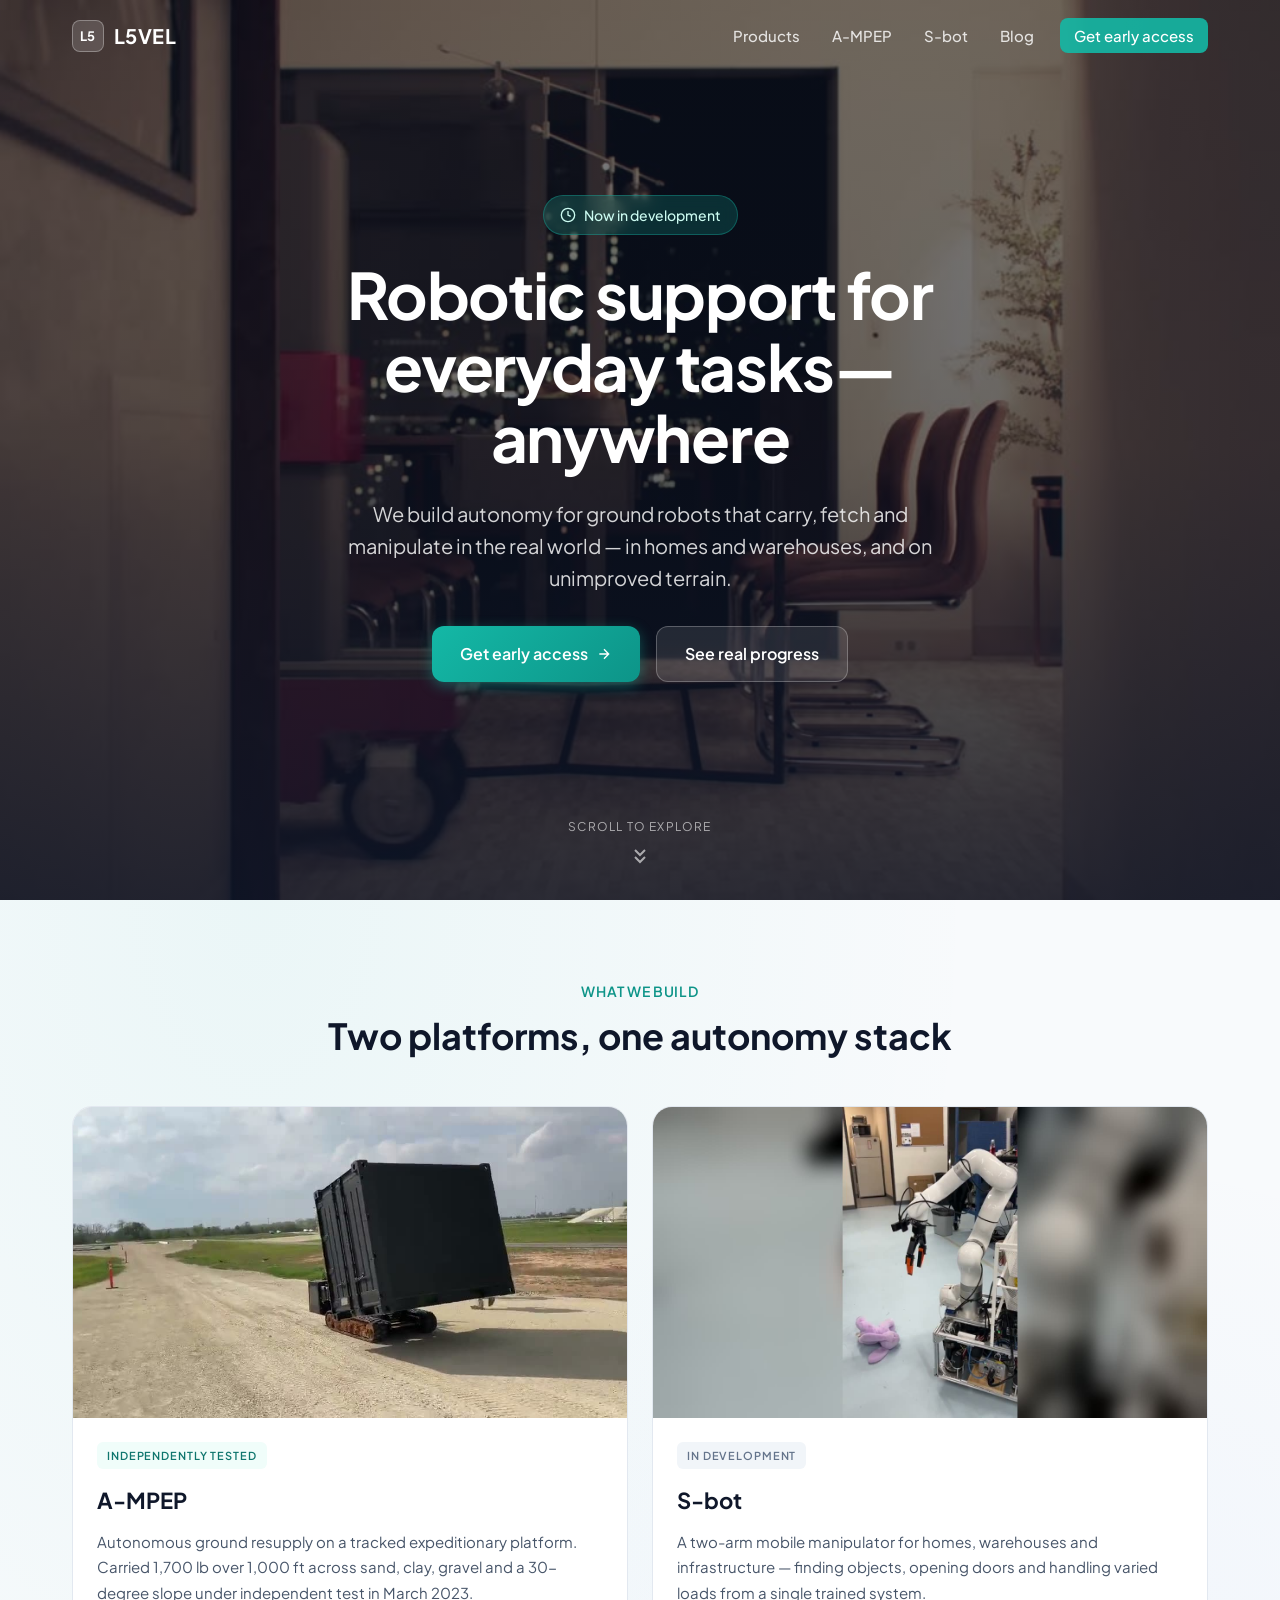
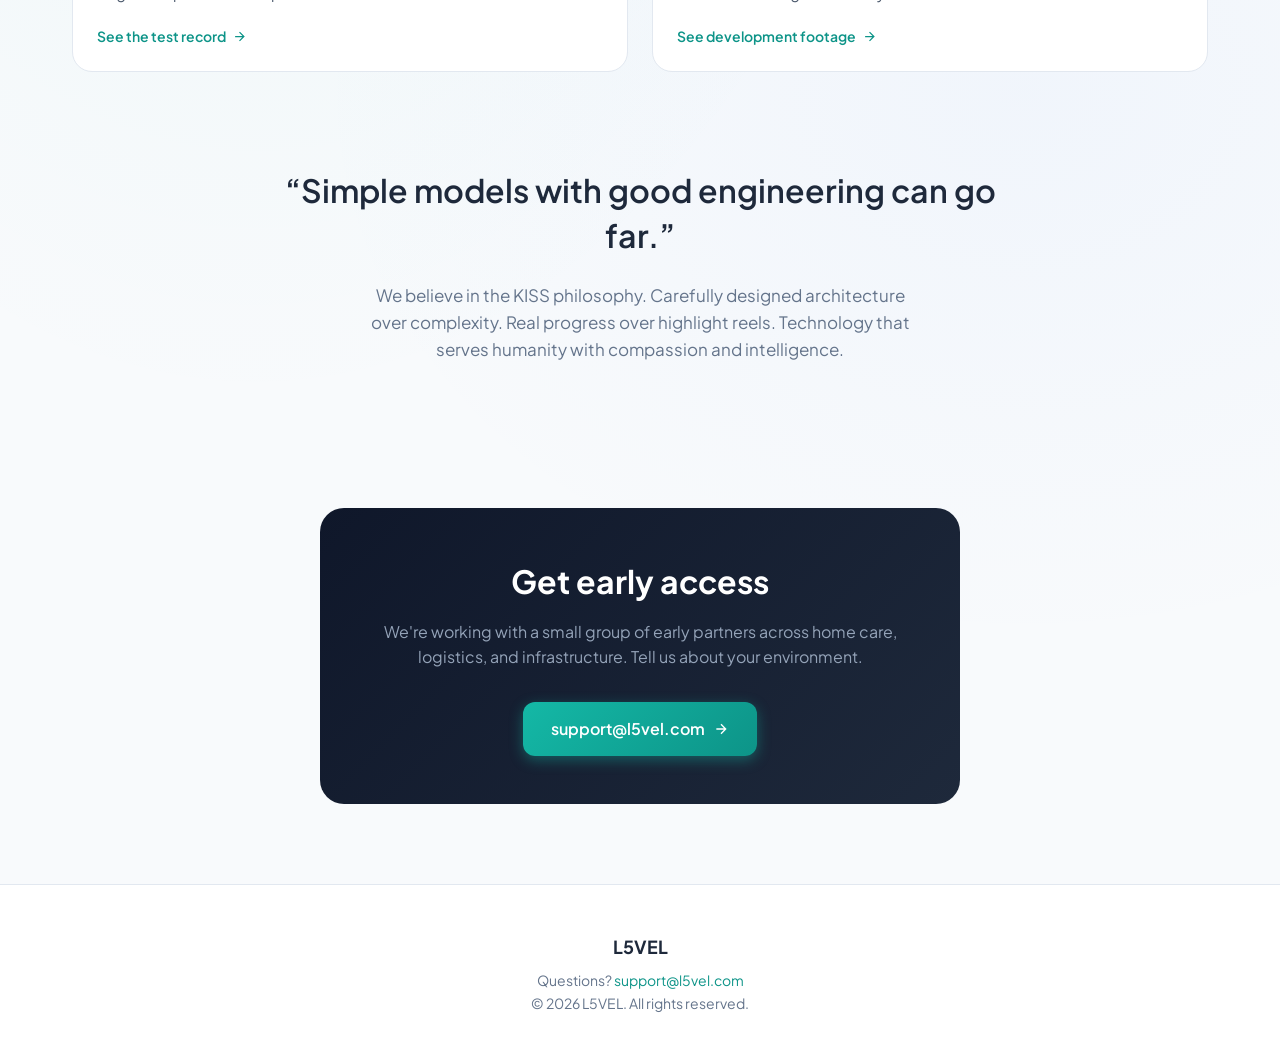
<file: index.html>
<!DOCTYPE html>
<html lang="en">
<head>
    <meta charset="UTF-8">
    <meta name="viewport" content="width=device-width, initial-scale=1.0">

    <title>L5VEL — Robotic support for everyday tasks</title>
    <meta name="description" content="S-bots bring intelligent mobility and manipulation to homes, warehouses and critical infrastructure. Built on simple models and careful engineering.">
    <link rel="canonical" href="https://l5vel.com/">
    <meta name="theme-color" content="#0f172a">

    <!-- Open Graph / social -->
    <meta property="og:type" content="website">
    <meta property="og:url" content="https://l5vel.com/">
    <meta property="og:title" content="L5VEL — Robotic support for everyday tasks">
    <meta property="og:description" content="S-bots bring intelligent mobility and manipulation to homes, warehouses and critical infrastructure.">
    <meta property="og:image" content="https://l5vel.com/assets/posters/hero.jpg">
    <meta name="twitter:card" content="summary_large_image">
    <meta name="twitter:title" content="L5VEL — Robotic support for everyday tasks">
    <meta name="twitter:description" content="S-bots bring intelligent mobility and manipulation to homes, warehouses and critical infrastructure.">
    <meta name="twitter:image" content="https://l5vel.com/assets/posters/hero.jpg">

    <link rel="icon" href="data:image/svg+xml,<svg xmlns='http://www.w3.org/2000/svg' viewBox='0 0 32 32'><rect width='32' height='32' rx='7' fill='%230f172a'/><text x='16' y='22' font-family='system-ui,sans-serif' font-size='15' font-weight='700' fill='%232dd4bf' text-anchor='middle'>L5</text></svg>">

    <link rel="preconnect" href="https://fonts.googleapis.com">
    <link rel="preconnect" href="https://fonts.gstatic.com" crossorigin>
    <link href="https://fonts.googleapis.com/css2?family=Plus+Jakarta+Sans:wght@400;500;600;700&display=swap" rel="stylesheet">
    <link rel="stylesheet" href="assets/css/site.css">
</head>
<body>

    <a class="skip-link" href="#main">Skip to content</a>

    <header class="site-nav" id="siteNav">
        <div class="nav-inner">
            <a href="index.html" class="logo">
                <span class="logo-mark" aria-hidden="true">L5</span>
                L5VEL
            </a>

            <nav aria-label="Main">
                <ul class="nav-links">
                    <li><a class="nav-link" href="#products">Products</a></li>
                    <li><a class="nav-link" href="mpep/index.html">A-MPEP</a></li>
                    <li><a class="nav-link" href="sbot/index.html">S-bot</a></li>
                    <li><a class="nav-link" href="blog/index.html">Blog</a></li>
                    <li class="nav-cta-item"><a class="nav-link nav-cta" href="#contact">Get early access</a></li>
                </ul>
            </nav>
        </div>
    </header>

    <main id="main">

        <!-- ============ HERO ============ -->
        <section class="hero">
            <video
                class="hero-video"
                id="heroVideo"
                autoplay
                muted
                loop
                playsinline
                preload="metadata"
                poster="assets/posters/hero.jpg"
                aria-hidden="true"
            >
                <source src="assets/video/hero.mp4" type="video/mp4">
            </video>

            <div class="hero-overlay"></div>

            <div class="hero-content">
                <p class="hero-badge">
                    <svg width="16" height="16" viewBox="0 0 24 24" fill="none" stroke="currentColor" stroke-width="2" aria-hidden="true">
                        <circle cx="12" cy="12" r="10"/>
                        <path d="M12 6v6l4 2"/>
                    </svg>
                    Now in development
                </p>
                <h1>Robotic support for everyday tasks&mdash;anywhere</h1>
                <p class="hero-description">
                    We build autonomy for ground robots that carry, fetch and manipulate in the
                    real world &mdash; in homes and warehouses, and on unimproved terrain.
                </p>
                <div class="hero-cta">
                    <a href="#contact" class="btn btn-primary">
                        Get early access
                        <svg width="16" height="16" viewBox="0 0 24 24" fill="none" stroke="currentColor" stroke-width="2" aria-hidden="true">
                            <path d="M5 12h14M12 5l7 7-7 7"/>
                        </svg>
                    </a>
                    <a href="sbot/index.html" class="btn btn-secondary">See real progress</a>
                </div>
            </div>

            <div class="scroll-indicator">
                <a href="#products">
                    <span>Scroll to explore</span>
                    <svg class="scroll-arrow" viewBox="0 0 24 24" fill="none" stroke="currentColor" stroke-width="2" aria-hidden="true">
                        <path d="M7 13l5 5 5-5M7 6l5 5 5-5"/>
                    </svg>
                </a>
            </div>
        </section>

        <div class="page-content">
            <div class="bg-gradient"></div>
            <div class="content-inner">

                <!-- ============ PRODUCTS ============ -->
                <section class="products" id="products">
                    <div class="section-header">
                        <p class="section-label">What we build</p>
                        <h2 class="section-title">Two platforms, one autonomy stack</h2>
                    </div>

                    <div class="products-grid">
                        <article class="product-card">
                            <a class="product-media" href="mpep/index.html" tabindex="-1" aria-hidden="true">
                                <img src="assets/posters/mpep/loaded-handling.jpg"
                                     alt="" width="960" height="540" loading="lazy">
                            </a>
                            <div class="product-body">
                                <p class="product-status product-status--tested">Independently tested</p>
                                <h3 class="product-name"><a href="mpep/index.html">A-MPEP</a></h3>
                                <p class="product-text">
                                    Autonomous ground resupply on a tracked expeditionary platform.
                                    Carried 1,700 lb over 1,000 ft across sand, clay, gravel and a
                                    30-degree slope under independent test in March 2023.
                                </p>
                                <p class="product-link">
                                    See the test record
                                    <svg width="15" height="15" viewBox="0 0 24 24" fill="none" stroke="currentColor" stroke-width="2" aria-hidden="true">
                                        <path d="M5 12h14M12 5l7 7-7 7"/>
                                    </svg>
                                </p>
                            </div>
                        </article>

                        <article class="product-card">
                            <a class="product-media" href="sbot/index.html" tabindex="-1" aria-hidden="true">
                                <img src="assets/img/sbot/card.jpg"
                                     alt="" width="1280" height="720" loading="lazy">
                            </a>
                            <div class="product-body">
                                <p class="product-status">In development</p>
                                <h3 class="product-name"><a href="sbot/index.html">S-bot</a></h3>
                                <p class="product-text">
                                    A two-arm mobile manipulator for homes, warehouses and
                                    infrastructure &mdash; finding objects, opening doors and
                                    handling varied loads from a single trained system.
                                </p>
                                <p class="product-link">
                                    See development footage
                                    <svg width="15" height="15" viewBox="0 0 24 24" fill="none" stroke="currentColor" stroke-width="2" aria-hidden="true">
                                        <path d="M5 12h14M12 5l7 7-7 7"/>
                                    </svg>
                                </p>
                            </div>
                        </article>
                    </div>
                </section>

                <!-- ============ PHILOSOPHY ============ -->
                <section class="philosophy">
                    <blockquote class="philosophy-quote">
                        &ldquo;Simple models with good engineering can go far.&rdquo;
                    </blockquote>
                    <p class="philosophy-description">
                        We believe in the KISS philosophy. Carefully designed architecture over complexity.
                        Real progress over highlight reels. Technology that serves humanity with compassion
                        and intelligence.
                    </p>
                </section>

                <!-- ============ CONTACT ============ -->
                <section class="contact" id="contact">
                    <div class="contact-card">
                        <h2 class="contact-title">Get early access</h2>
                        <p class="contact-text">
                            We're working with a small group of early partners across home care,
                            logistics, and infrastructure. Tell us about your environment.
                        </p>
                        <a class="btn btn-primary" href="mailto:support@l5vel.com?subject=Early%20access%20-%20S-bots">
                            support@l5vel.com
                            <svg width="16" height="16" viewBox="0 0 24 24" fill="none" stroke="currentColor" stroke-width="2" aria-hidden="true">
                                <path d="M5 12h14M12 5l7 7-7 7"/>
                            </svg>
                        </a>
                    </div>
                </section>
            </div>
        </div>
    </main>

    <footer>
        <div class="footer-content">
            <p class="footer-brand">L5VEL</p>
            <p class="footer-text">
                Questions? <a href="mailto:support@l5vel.com">support@l5vel.com</a>
            </p>
            <p class="footer-text">
                &copy; <span id="year">2026</span> L5VEL. All rights reserved.
            </p>
        </div>
    </footer>

    <script src="assets/js/site.js" defer></script>
</body>
</html>
</file>
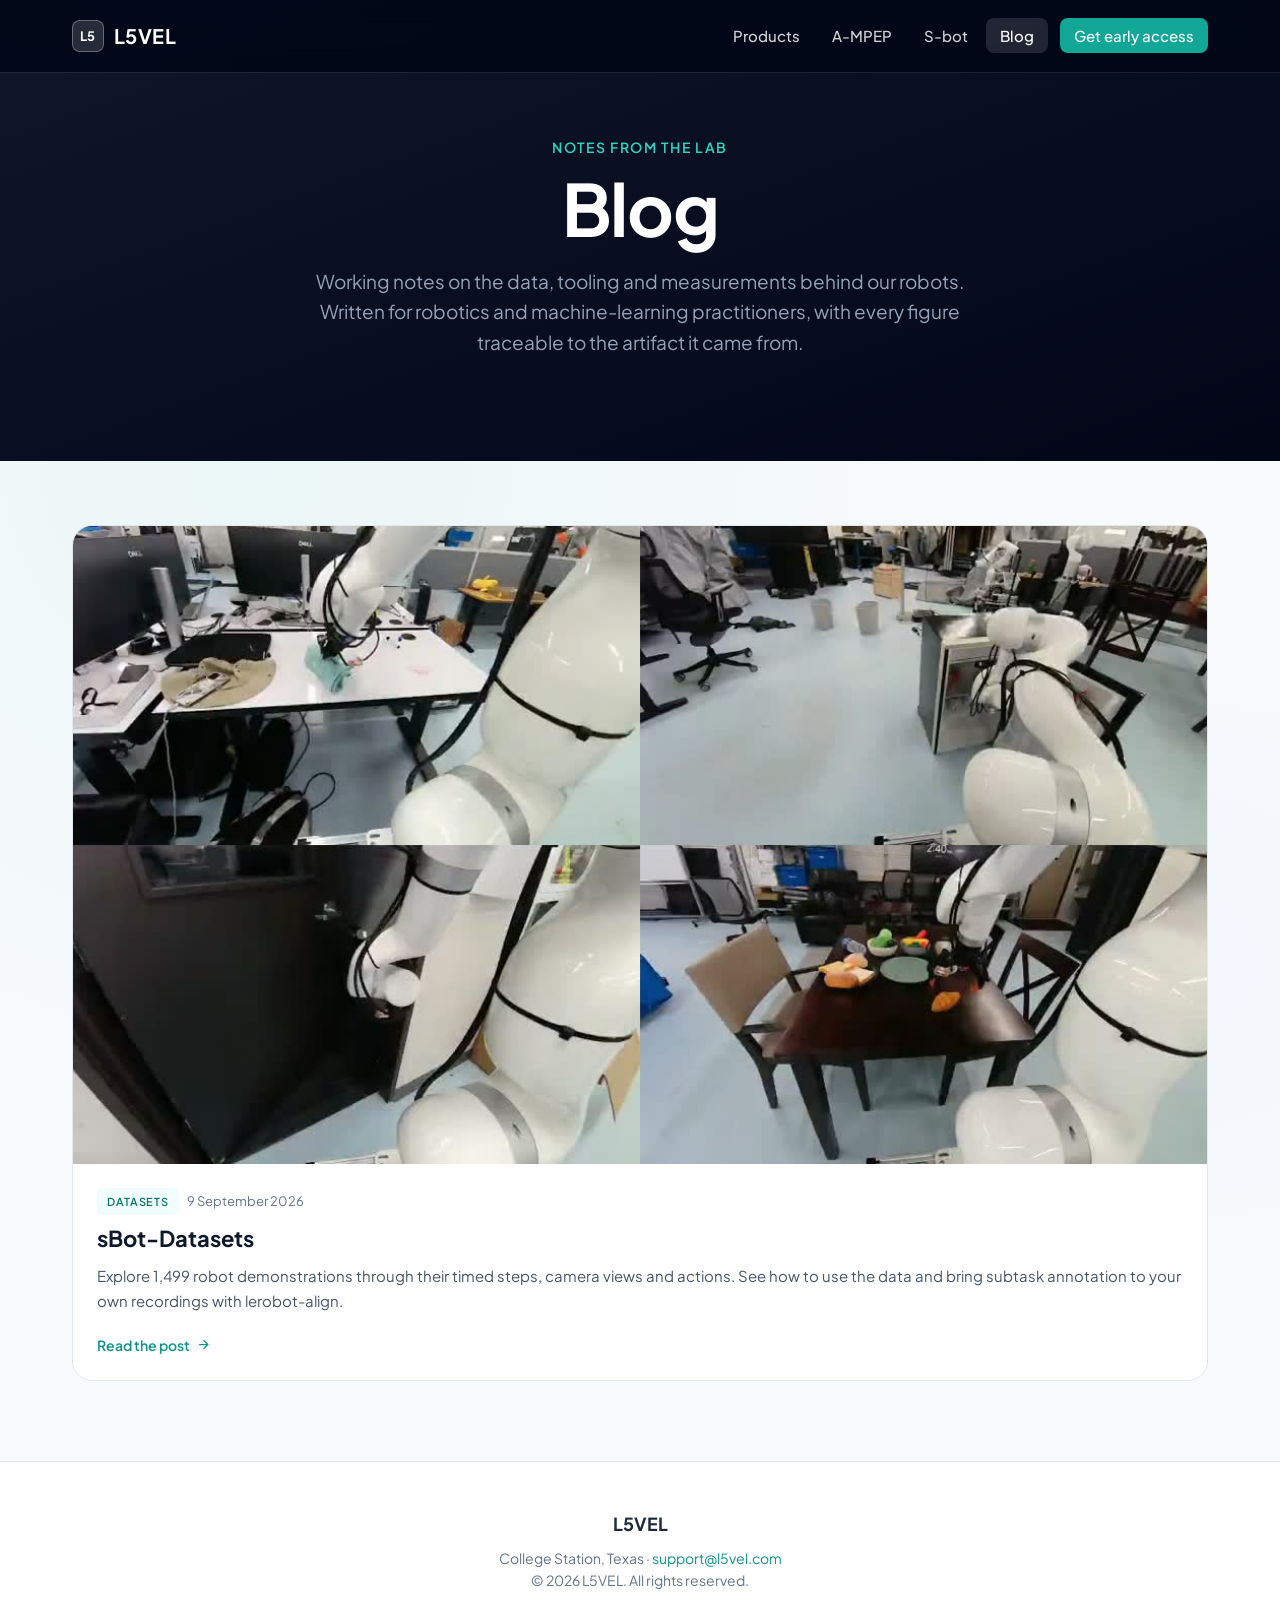
<file: blog/index.html>
<!DOCTYPE html>
<html lang="en">
<head>
    <meta charset="UTF-8">
    <meta name="viewport" content="width=device-width, initial-scale=1.0">

    <title>Blog &mdash; Notes from the lab | L5VEL</title>
    <meta name="description" content="Engineering notes from L5VEL on robot datasets, annotation tooling and autonomy — written for robotics and machine-learning practitioners.">
    <link rel="canonical" href="https://l5vel.com/blog/">
    <meta name="theme-color" content="#0f172a">

    <meta property="og:type" content="website">
    <meta property="og:url" content="https://l5vel.com/blog/">
    <meta property="og:title" content="Blogs &mdash; Notes from the lab | L5VEL">
    <meta property="og:description" content="Engineering notes from L5VEL on robot datasets, annotation tooling and autonomy.">
    <meta property="og:image" content="https://l5vel.com/assets/img/blog/sbot-datasets/card.jpg">
    <meta name="twitter:card" content="summary_large_image">
    <meta name="twitter:title" content="Blogs &mdash; Notes from the lab | L5VEL">
    <meta name="twitter:description" content="Engineering notes from L5VEL on robot datasets, annotation tooling and autonomy.">
    <meta name="twitter:image" content="https://l5vel.com/assets/img/blog/sbot-datasets/card.jpg">

    <link rel="icon" href="data:image/svg+xml,<svg xmlns='http://www.w3.org/2000/svg' viewBox='0 0 32 32'><rect width='32' height='32' rx='7' fill='%230f172a'/><text x='16' y='22' font-family='system-ui,sans-serif' font-size='15' font-weight='700' fill='%232dd4bf' text-anchor='middle'>L5</text></svg>">

    <link rel="preconnect" href="https://fonts.googleapis.com">
    <link rel="preconnect" href="https://fonts.gstatic.com" crossorigin>
    <link href="https://fonts.googleapis.com/css2?family=Plus+Jakarta+Sans:wght@400;500;600;700&display=swap" rel="stylesheet">
    <link rel="stylesheet" href="../assets/css/site.css">
</head>
<body>

    <a class="skip-link" href="#main">Skip to content</a>

    <header class="site-nav is-solid" id="siteNav">
        <div class="nav-inner">
            <a href="../index.html" class="logo">
                <span class="logo-mark" aria-hidden="true">L5</span>
                L5VEL
            </a>

            <nav aria-label="Main">
                <ul class="nav-links">
                    <li><a class="nav-link" href="../index.html#products">Products</a></li>
                    <li><a class="nav-link" href="../mpep/index.html">A-MPEP</a></li>
                    <li><a class="nav-link" href="../sbot/index.html">S-bot</a></li>
                    <li><a class="nav-link" href="index.html" aria-current="page">Blog</a></li>
                    <li class="nav-cta-item"><a class="nav-link nav-cta" href="../index.html#contact">Get early access</a></li>
                </ul>
            </nav>
        </div>
    </header>

    <main id="main">

        <!-- ============ HERO ============ -->
        <section class="prod-hero">
            <div class="prod-hero-inner">
                <p class="prod-eyebrow">Notes from the lab</p>
                <h1 class="prod-title">Blog</h1>
                <p class="prod-lede">
                    Working notes on the data, tooling and measurements behind our robots.
                    Written for robotics and machine-learning practitioners, with every figure
                    traceable to the artifact it came from.
                </p>
            </div>
        </section>

        <div class="page-content">
            <div class="bg-gradient"></div>
            <div class="content-inner">

                <!-- ============ POST LIST ============ -->
                <section class="blog-index">
                    <h2 class="visually-hidden">All posts</h2>

                    <ul class="post-list">
                        <li>
                            <article class="post-card">
                                <a class="post-media" href="sbot-datasets/index.html" tabindex="-1" aria-hidden="true">
                                    <img src="../assets/img/blog/sbot-datasets/card.jpg"
                                         alt="" width="1120" height="628" loading="lazy">
                                </a>
                                <div class="post-body">
                                    <p class="post-meta">
                                        <span class="post-topic">Datasets</span>
                                        <time datetime="2026-09-09">9 September 2026</time>
                                    </p>
                                    <h3 class="post-card-title">
                                        <a href="sbot-datasets/index.html">sBot-Datasets</a>
                                    </h3>
                                    <p class="post-excerpt">
                                        Explore 1,499 robot demonstrations through their timed steps,
                                        camera views and actions. See how to use the data and bring
                                        subtask annotation to your own recordings with lerobot-align.
                                    </p>
                                    <p class="post-more">
                                        Read the post
                                        <svg width="15" height="15" viewBox="0 0 24 24" fill="none" stroke="currentColor" stroke-width="2" aria-hidden="true">
                                            <path d="M5 12h14M12 5l7 7-7 7"/>
                                        </svg>
                                    </p>
                                </div>
                            </article>
                        </li>
                    </ul>
                </section>
            </div>
        </div>
    </main>

    <footer>
        <div class="footer-content">
            <p class="footer-brand">L5VEL</p>
            <p class="footer-text">
                College Station, Texas &middot;
                <a href="mailto:support@l5vel.com">support@l5vel.com</a>
            </p>
            <p class="footer-text">
                &copy; <span id="year">2026</span> L5VEL. All rights reserved.
            </p>
        </div>
    </footer>

    <script src="../assets/js/site.js" defer></script>
</body>
</html>
</file>
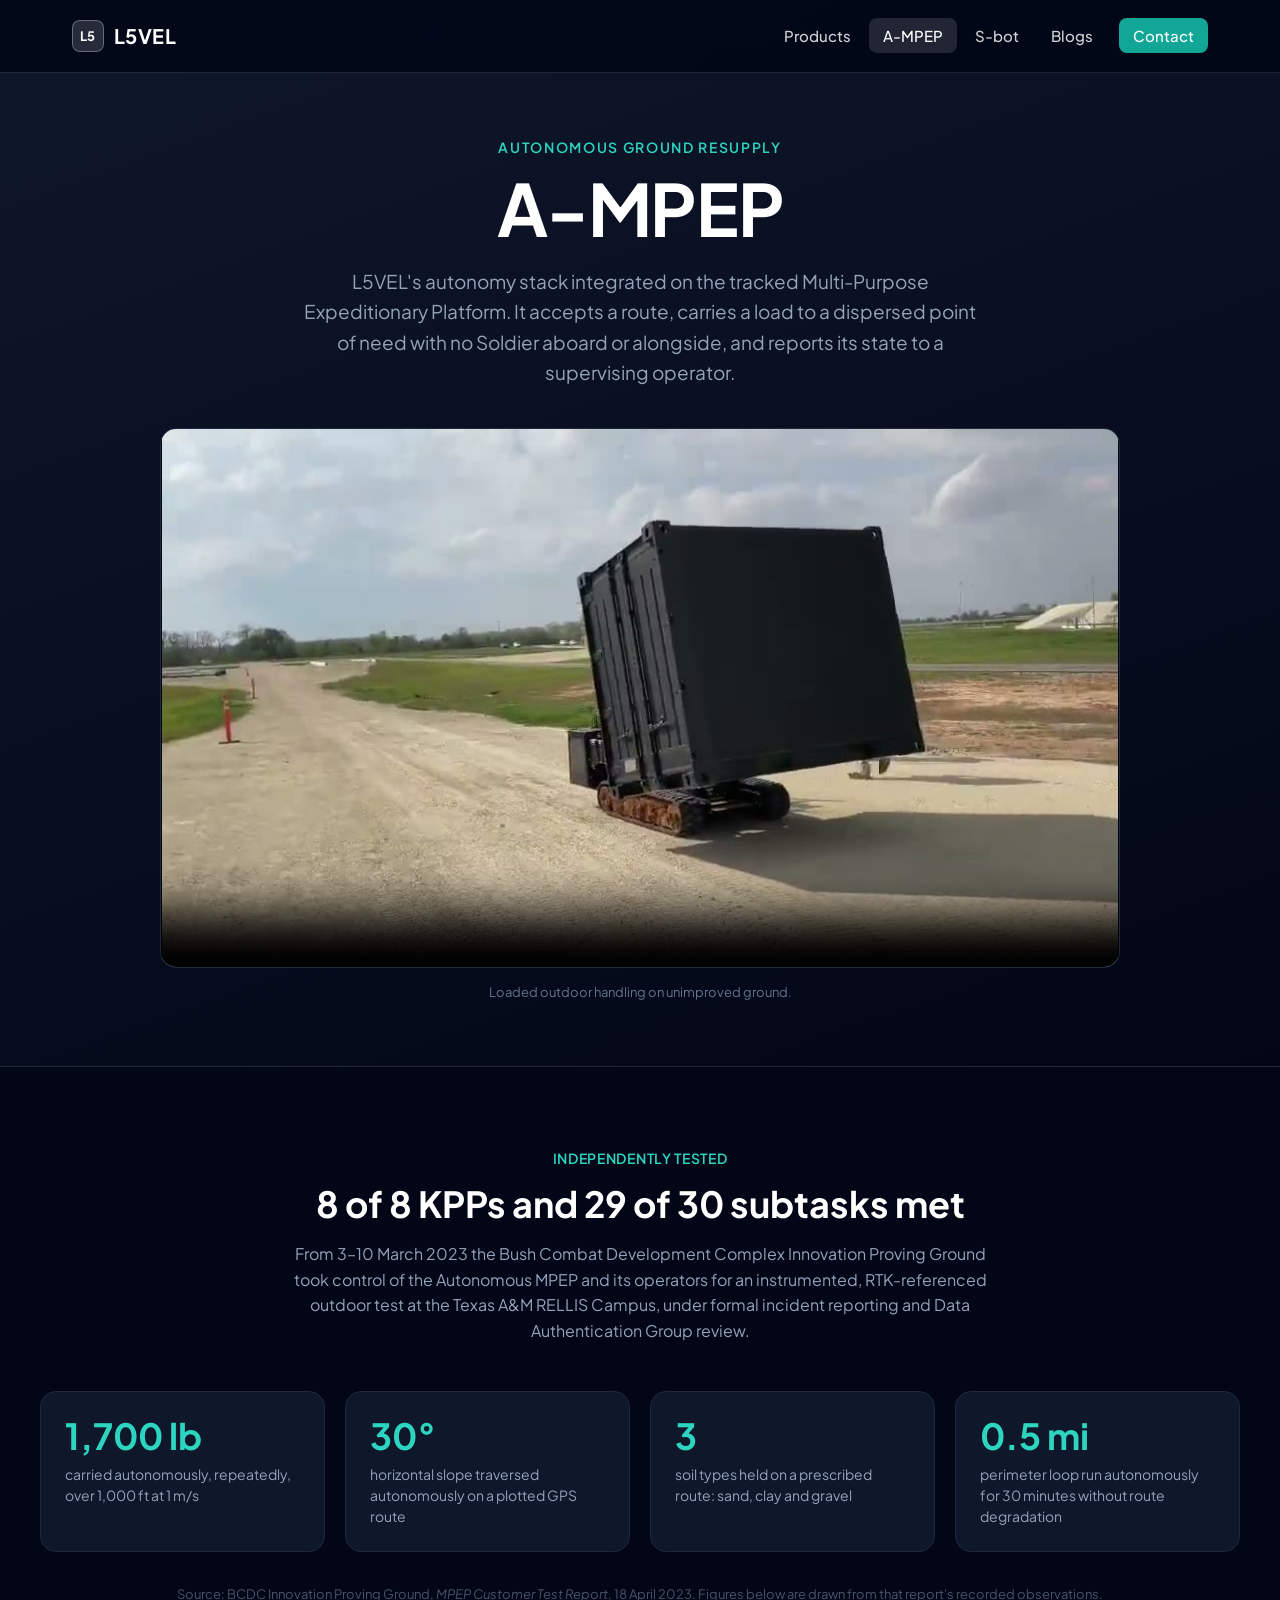
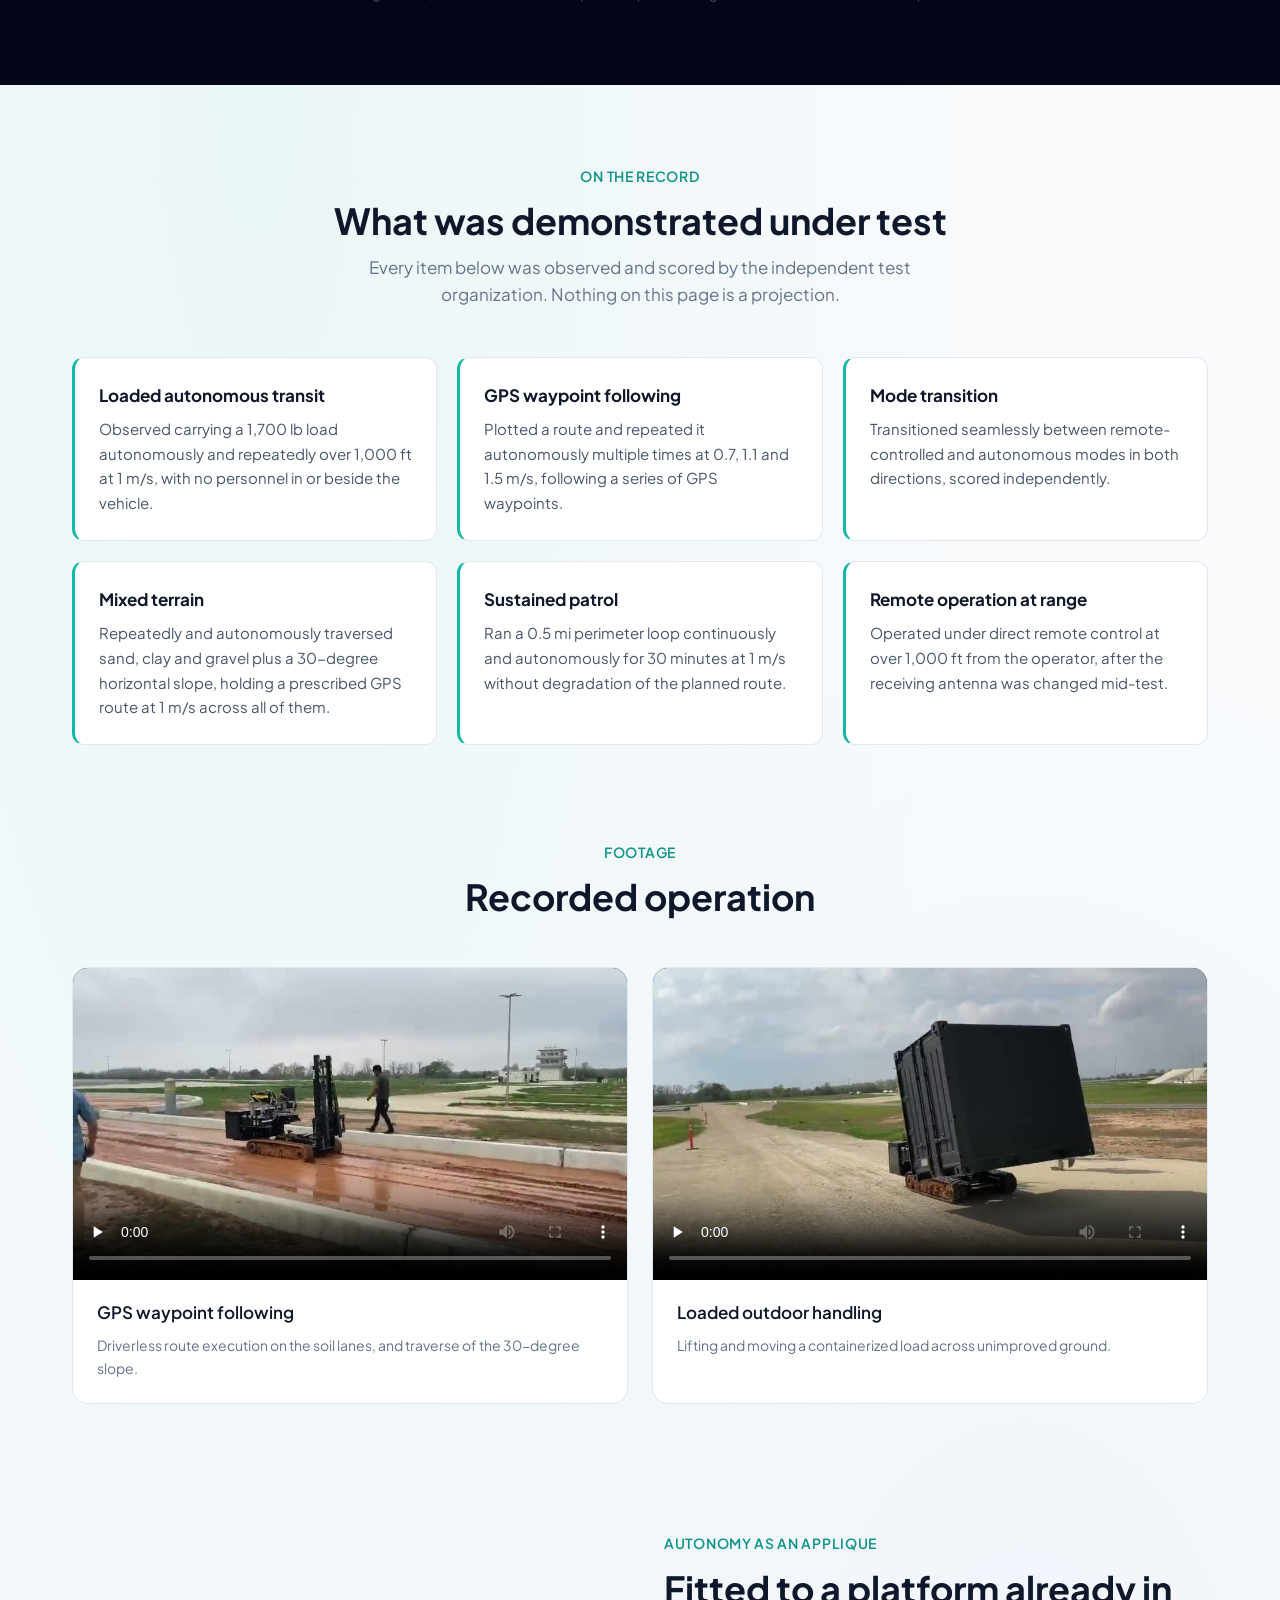
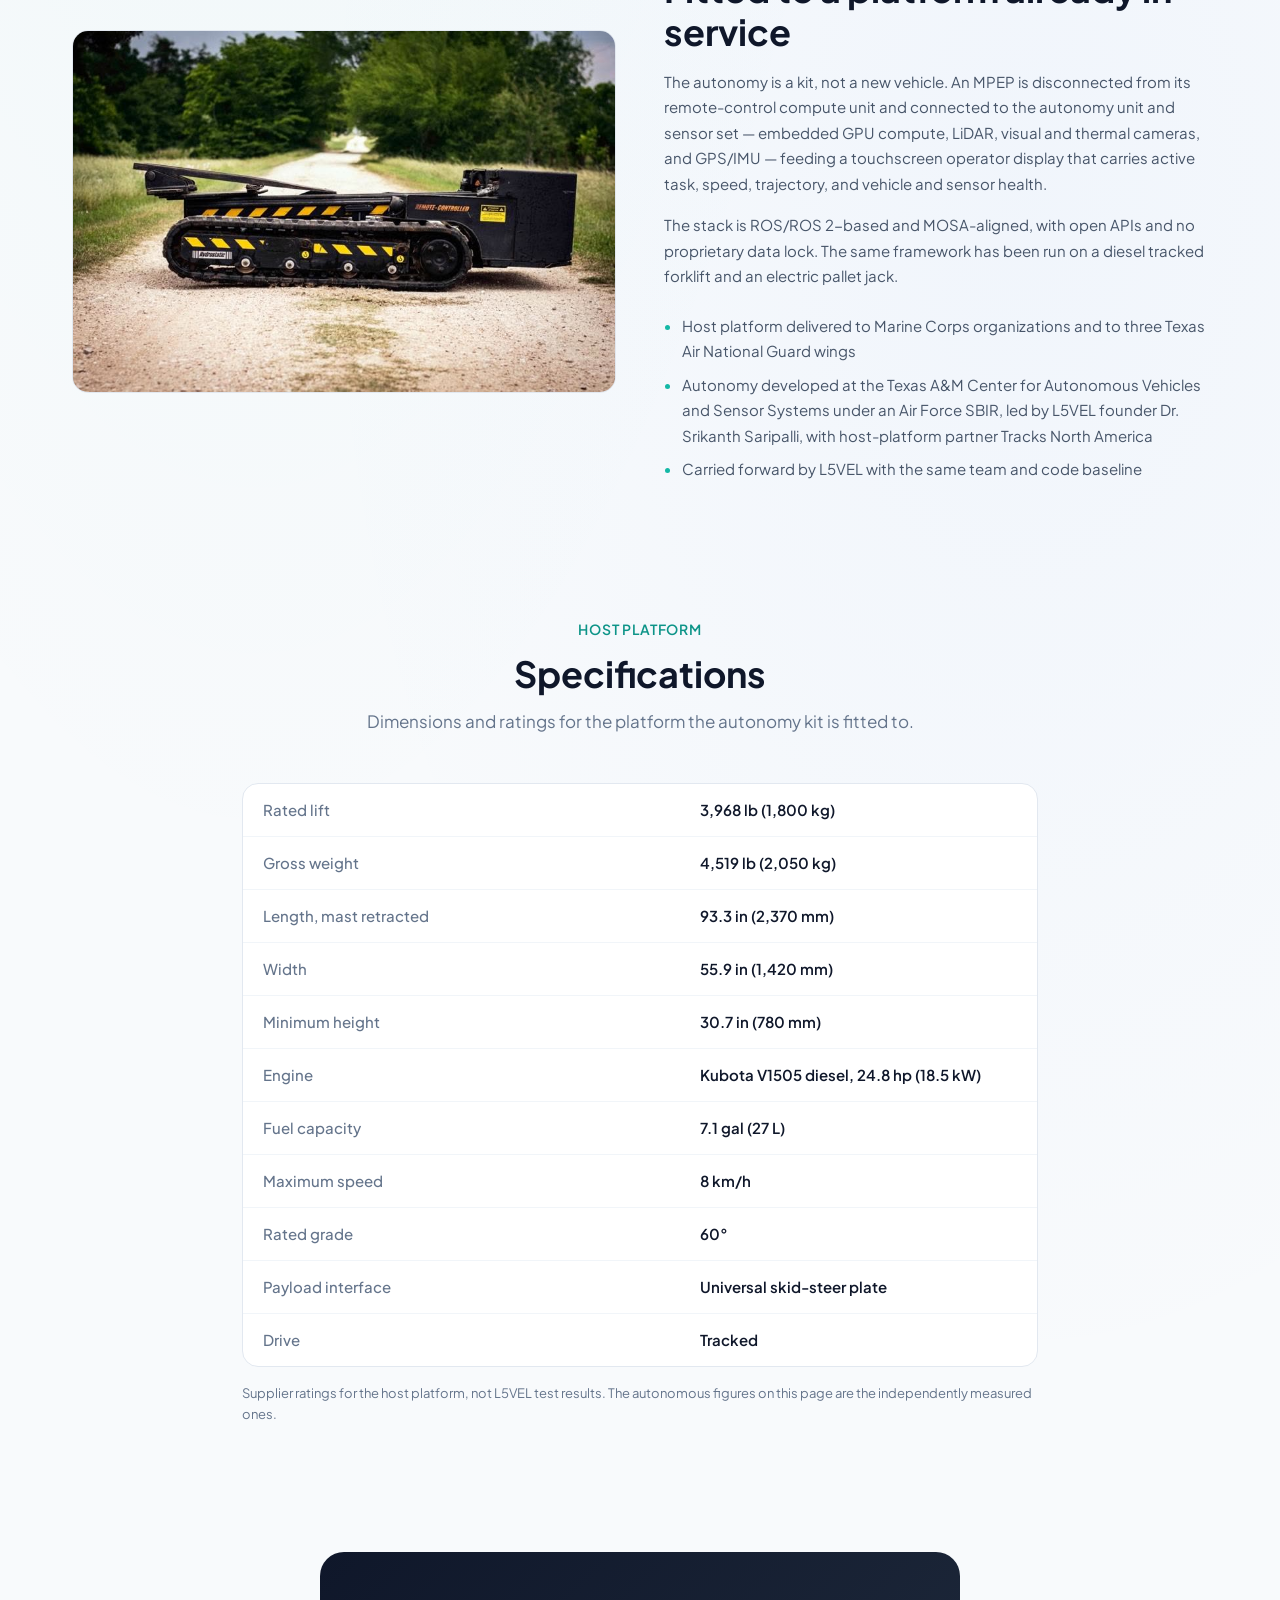
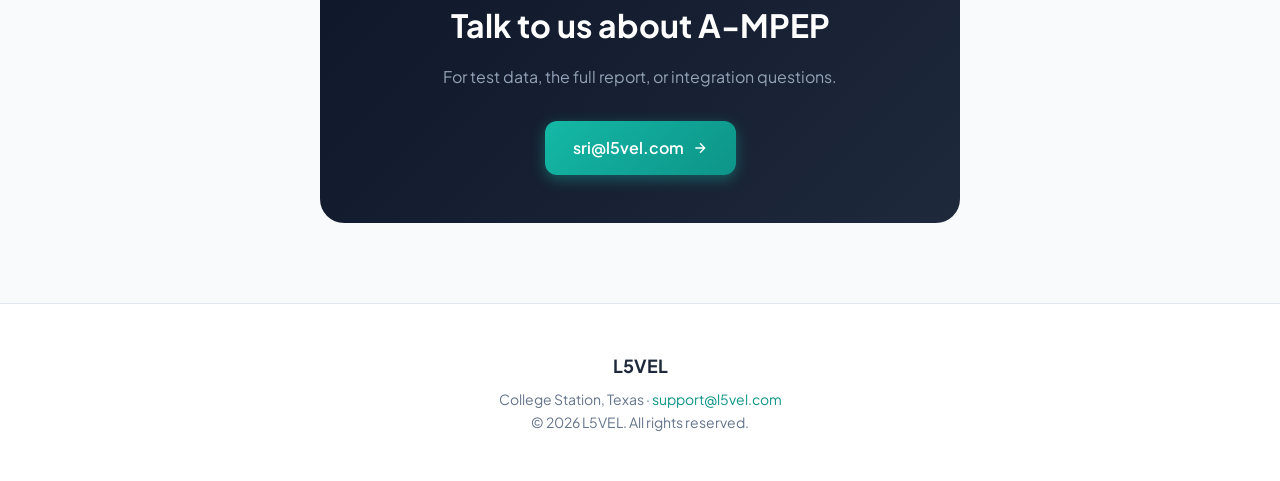
<file: mpep/index.html>
<!DOCTYPE html>
<html lang="en">
<head>
    <meta charset="UTF-8">
    <meta name="viewport" content="width=device-width, initial-scale=1.0">

    <title>A-MPEP — Autonomous ground resupply | L5VEL</title>
    <meta name="description" content="L5VEL's autonomy stack on the tracked Multi-Purpose Expeditionary Platform: 1,700 lb carried autonomously over 1,000 ft across sand, clay, gravel and a 30-degree slope, independently tested at the Bush Combat Development Complex Innovation Proving Ground.">
    <link rel="canonical" href="https://l5vel.com/mpep/">
    <meta name="theme-color" content="#0f172a">

    <meta property="og:type" content="website">
    <meta property="og:url" content="https://l5vel.com/mpep/">
    <meta property="og:title" content="A-MPEP — Autonomous ground resupply | L5VEL">
    <meta property="og:description" content="Independently tested driverless ground resupply: 8 of 8 KPPs and 29 of 30 subtasks met at the Bush Combat Development Complex Innovation Proving Ground, March 2023.">
    <meta property="og:image" content="https://l5vel.com/assets/posters/mpep/loaded-handling.jpg">
    <meta name="twitter:card" content="summary_large_image">
    <meta name="twitter:title" content="A-MPEP — Autonomous ground resupply | L5VEL">
    <meta name="twitter:description" content="Independently tested driverless ground resupply: 8 of 8 KPPs and 29 of 30 subtasks met at the Bush Combat Development Complex Innovation Proving Ground, March 2023.">
    <meta name="twitter:image" content="https://l5vel.com/assets/posters/mpep/loaded-handling.jpg">

    <link rel="icon" href="data:image/svg+xml,<svg xmlns='http://www.w3.org/2000/svg' viewBox='0 0 32 32'><rect width='32' height='32' rx='7' fill='%230f172a'/><text x='16' y='22' font-family='system-ui,sans-serif' font-size='15' font-weight='700' fill='%232dd4bf' text-anchor='middle'>L5</text></svg>">

    <link rel="preconnect" href="https://fonts.googleapis.com">
    <link rel="preconnect" href="https://fonts.gstatic.com" crossorigin>
    <link href="https://fonts.googleapis.com/css2?family=Plus+Jakarta+Sans:wght@400;500;600;700&display=swap" rel="stylesheet">
    <link rel="stylesheet" href="../assets/css/site.css">
</head>
<body>

    <a class="skip-link" href="#main">Skip to content</a>

    <header class="site-nav is-solid" id="siteNav">
        <div class="nav-inner">
            <a href="../index.html" class="logo">
                <span class="logo-mark" aria-hidden="true">L5</span>
                L5VEL
            </a>

            <nav aria-label="Main">
                <ul class="nav-links">
                    <li><a class="nav-link" href="../index.html#products">Products</a></li>
                    <li><a class="nav-link" href="index.html" aria-current="page">A-MPEP</a></li>
                    <li><a class="nav-link" href="../sbot/index.html">S-bot</a></li>
                    <li><a class="nav-link" href="../blog/index.html">Blogs</a></li>
                    <li class="nav-cta-item"><a class="nav-link nav-cta" href="#contact">Contact</a></li>
                </ul>
            </nav>
        </div>
    </header>

    <main id="main">

        <!-- ============ HERO ============ -->
        <section class="prod-hero">
            <div class="prod-hero-inner">
                <p class="prod-eyebrow">Autonomous ground resupply</p>
                <h1 class="prod-title">A-MPEP</h1>
                <p class="prod-lede">
                    L5VEL's autonomy stack integrated on the tracked Multi-Purpose Expeditionary
                    Platform. It accepts a route, carries a load to a dispersed point of need with
                    no Soldier aboard or alongside, and reports its state to a supervising operator.
                </p>

                <div class="prod-hero-media">
                    <video controls preload="none" playsinline
                           poster="../assets/posters/mpep/loaded-handling.jpg"
                           aria-label="A-MPEP carrying a containerized load over unimproved ground">
                        <source src="../assets/video/mpep/loaded-handling.mp4" type="video/mp4">
                        Your browser does not support the video tag.
                    </video>
                </div>
                <p class="prod-caption">Loaded outdoor handling on unimproved ground.</p>
            </div>
        </section>

        <!-- ============ TEST RESULT HEADLINE ============ -->
        <section class="proof" id="tested">
            <div class="proof-inner">
                <p class="section-label proof-label">Independently tested</p>
                <h2 class="section-title proof-title">
                    8 of 8 KPPs and 29 of 30 subtasks met
                </h2>
                <p class="proof-sub">
                    From 3&ndash;10 March 2023 the Bush Combat Development Complex Innovation
                    Proving Ground took control of the Autonomous MPEP and its operators for an
                    instrumented, RTK-referenced outdoor test at the Texas A&amp;M RELLIS Campus,
                    under formal incident reporting and Data Authentication Group review.
                </p>

                <div class="stat-grid">
                    <div class="stat">
                        <p class="stat-value">1,700 lb</p>
                        <p class="stat-label">carried autonomously, repeatedly, over 1,000 ft at 1 m/s</p>
                    </div>
                    <div class="stat">
                        <p class="stat-value">30&deg;</p>
                        <p class="stat-label">horizontal slope traversed autonomously on a plotted GPS route</p>
                    </div>
                    <div class="stat">
                        <p class="stat-value">3</p>
                        <p class="stat-label">soil types held on a prescribed route: sand, clay and gravel</p>
                    </div>
                    <div class="stat">
                        <p class="stat-value">0.5 mi</p>
                        <p class="stat-label">perimeter loop run autonomously for 30 minutes without route degradation</p>
                    </div>
                </div>

                <p class="proof-source">
                    Source: BCDC Innovation Proving Ground, <cite>MPEP Customer Test Report</cite>,
                    18 April 2023. Figures below are drawn from that report's recorded observations.
                </p>
            </div>
        </section>

        <!-- ============ DEMONSTRATED CAPABILITY ============ -->
        <section class="page-content" id="demonstrated">
            <div class="bg-gradient"></div>
            <div class="content-inner">
                <div class="capability">
                    <div class="section-header">
                        <p class="section-label">On the record</p>
                        <h2 class="section-title">What was demonstrated under test</h2>
                        <p class="section-subtitle">
                            Every item below was observed and scored by the independent test
                            organization. Nothing on this page is a projection.
                        </p>
                    </div>

                    <div class="cap-grid">
                        <article class="cap-card">
                            <h3 class="cap-title">Loaded autonomous transit</h3>
                            <p class="cap-text">
                                Observed carrying a 1,700 lb load autonomously and repeatedly over
                                1,000 ft at 1 m/s, with no personnel in or beside the vehicle.
                            </p>
                        </article>

                        <article class="cap-card">
                            <h3 class="cap-title">GPS waypoint following</h3>
                            <p class="cap-text">
                                Plotted a route and repeated it autonomously multiple times at
                                0.7, 1.1 and 1.5 m/s, following a series of GPS waypoints.
                            </p>
                        </article>

                        <article class="cap-card">
                            <h3 class="cap-title">Mode transition</h3>
                            <p class="cap-text">
                                Transitioned seamlessly between remote-controlled and autonomous
                                modes in both directions, scored independently.
                            </p>
                        </article>

                        <article class="cap-card">
                            <h3 class="cap-title">Mixed terrain</h3>
                            <p class="cap-text">
                                Repeatedly and autonomously traversed sand, clay and gravel plus a
                                30-degree horizontal slope, holding a prescribed GPS route at 1 m/s
                                across all of them.
                            </p>
                        </article>

                        <article class="cap-card">
                            <h3 class="cap-title">Sustained patrol</h3>
                            <p class="cap-text">
                                Ran a 0.5 mi perimeter loop continuously and autonomously for
                                30 minutes at 1 m/s without degradation of the planned route.
                            </p>
                        </article>

                        <article class="cap-card">
                            <h3 class="cap-title">Remote operation at range</h3>
                            <p class="cap-text">
                                Operated under direct remote control at over 1,000 ft from the
                                operator, after the receiving antenna was changed mid-test.
                            </p>
                        </article>
                    </div>
                </div>

                <!-- ============ VIDEO ============ -->
                <section class="prod-videos">
                    <div class="section-header">
                        <p class="section-label">Footage</p>
                        <h2 class="section-title">Recorded operation</h2>
                    </div>

                    <div class="prod-video-grid">
                        <article class="video-card">
                            <div class="prod-video-media">
                                <video controls preload="none" playsinline
                                       poster="../assets/posters/mpep/gps-waypoint-following.jpg"
                                       aria-label="A-MPEP following GPS waypoints and traversing the 30-degree slope">
                                    <source src="../assets/video/mpep/gps-waypoint-following.mp4" type="video/mp4">
                                    Your browser does not support the video tag.
                                </video>
                            </div>
                            <div class="video-content">
                                <h3 class="video-title">GPS waypoint following</h3>
                                <p class="video-description">
                                    Driverless route execution on the soil lanes, and traverse of
                                    the 30-degree slope.
                                </p>
                            </div>
                        </article>

                        <article class="video-card">
                            <div class="prod-video-media">
                                <video controls preload="none" playsinline
                                       poster="../assets/posters/mpep/loaded-handling.jpg"
                                       aria-label="A-MPEP handling a containerized load outdoors">
                                    <source src="../assets/video/mpep/loaded-handling.mp4" type="video/mp4">
                                    Your browser does not support the video tag.
                                </video>
                            </div>
                            <div class="video-content">
                                <h3 class="video-title">Loaded outdoor handling</h3>
                                <p class="video-description">
                                    Lifting and moving a containerized load across unimproved
                                    ground.
                                </p>
                            </div>
                        </article>
                    </div>
                </section>

                <!-- ============ HOW IT WORKS ============ -->
                <section class="applique">
                    <div class="applique-media">
                        <img src="../assets/img/mpep/platform.jpg"
                             alt="The tracked Multi-Purpose Expeditionary Platform on a gravel track"
                             width="824" height="549" loading="lazy">
                    </div>
                    <div class="applique-body">
                        <p class="section-label">Autonomy as an applique</p>
                        <h2 class="section-title">Fitted to a platform already in service</h2>
                        <p class="applique-text">
                            The autonomy is a kit, not a new vehicle. An MPEP is disconnected from
                            its remote-control compute unit and connected to the autonomy unit and
                            sensor set &mdash; embedded GPU compute, LiDAR, visual and thermal
                            cameras, and GPS/IMU &mdash; feeding a touchscreen operator display
                            that carries active task, speed, trajectory, and vehicle and sensor
                            health.
                        </p>
                        <p class="applique-text">
                            The stack is ROS/ROS 2-based and MOSA-aligned, with open APIs and no
                            proprietary data lock. The same framework has been run on a diesel
                            tracked forklift and an electric pallet jack.
                        </p>
                        <ul class="applique-list">
                            <li>Host platform delivered to Marine Corps organizations and to three Texas Air National Guard wings</li>
                            <li>Autonomy developed at the Texas A&amp;M Center for Autonomous Vehicles and Sensor Systems under an Air Force SBIR, led by L5VEL founder Dr. Srikanth Saripalli, with host-platform partner Tracks North America</li>
                            <li>Carried forward by L5VEL with the same team and code baseline</li>
                        </ul>
                    </div>
                </section>

                <!-- ============ SPECIFICATIONS ============ -->
                <section class="specs">
                    <div class="section-header">
                        <p class="section-label">Host platform</p>
                        <h2 class="section-title">Specifications</h2>
                        <p class="section-subtitle">
                            Dimensions and ratings for the platform the autonomy kit is fitted to.
                        </p>
                    </div>

                    <div class="spec-table-wrap">
                        <table class="spec-table">
                            <caption class="visually-hidden">MPEP host platform specifications</caption>
                            <tbody>
                                <tr><th scope="row">Rated lift</th><td>3,968 lb (1,800 kg)</td></tr>
                                <tr><th scope="row">Gross weight</th><td>4,519 lb (2,050 kg)</td></tr>
                                <tr><th scope="row">Length, mast retracted</th><td>93.3 in (2,370 mm)</td></tr>
                                <tr><th scope="row">Width</th><td>55.9 in (1,420 mm)</td></tr>
                                <tr><th scope="row">Minimum height</th><td>30.7 in (780 mm)</td></tr>
                                <tr><th scope="row">Engine</th><td>Kubota V1505 diesel, 24.8 hp (18.5 kW)</td></tr>
                                <tr><th scope="row">Fuel capacity</th><td>7.1 gal (27 L)</td></tr>
                                <tr><th scope="row">Maximum speed</th><td>8 km/h</td></tr>
                                <tr><th scope="row">Rated grade</th><td>60&deg;</td></tr>
                                <tr><th scope="row">Payload interface</th><td>Universal skid-steer plate</td></tr>
                                <tr><th scope="row">Drive</th><td>Tracked</td></tr>
                            </tbody>
                        </table>
                    </div>
                    <p class="spec-note">
                        Supplier ratings for the host platform, not L5VEL test results. The
                        autonomous figures on this page are the independently measured ones.
                    </p>
                </section>

                <!-- ============ CONTACT ============ -->
                <section class="contact" id="contact">
                    <div class="contact-card">
                        <h2 class="contact-title">Talk to us about A-MPEP</h2>
                        <p class="contact-text">
                            For test data, the full report, or integration questions.
                        </p>
                        <a class="btn btn-primary" href="mailto:sri@l5vel.com?subject=A-MPEP%20inquiry">
                            sri@l5vel.com
                            <svg width="16" height="16" viewBox="0 0 24 24" fill="none" stroke="currentColor" stroke-width="2" aria-hidden="true">
                                <path d="M5 12h14M12 5l7 7-7 7"/>
                            </svg>
                        </a>
                    </div>
                </section>
            </div>
        </section>
    </main>

    <footer>
        <div class="footer-content">
            <p class="footer-brand">L5VEL</p>
            <p class="footer-text">
                College Station, Texas &middot;
                <a href="mailto:support@l5vel.com">support@l5vel.com</a>
            </p>
            <p class="footer-text">
                &copy; <span id="year">2026</span> L5VEL. All rights reserved.
            </p>
        </div>
    </footer>

    <script src="../assets/js/site.js" defer></script>
</body>
</html>
</file>
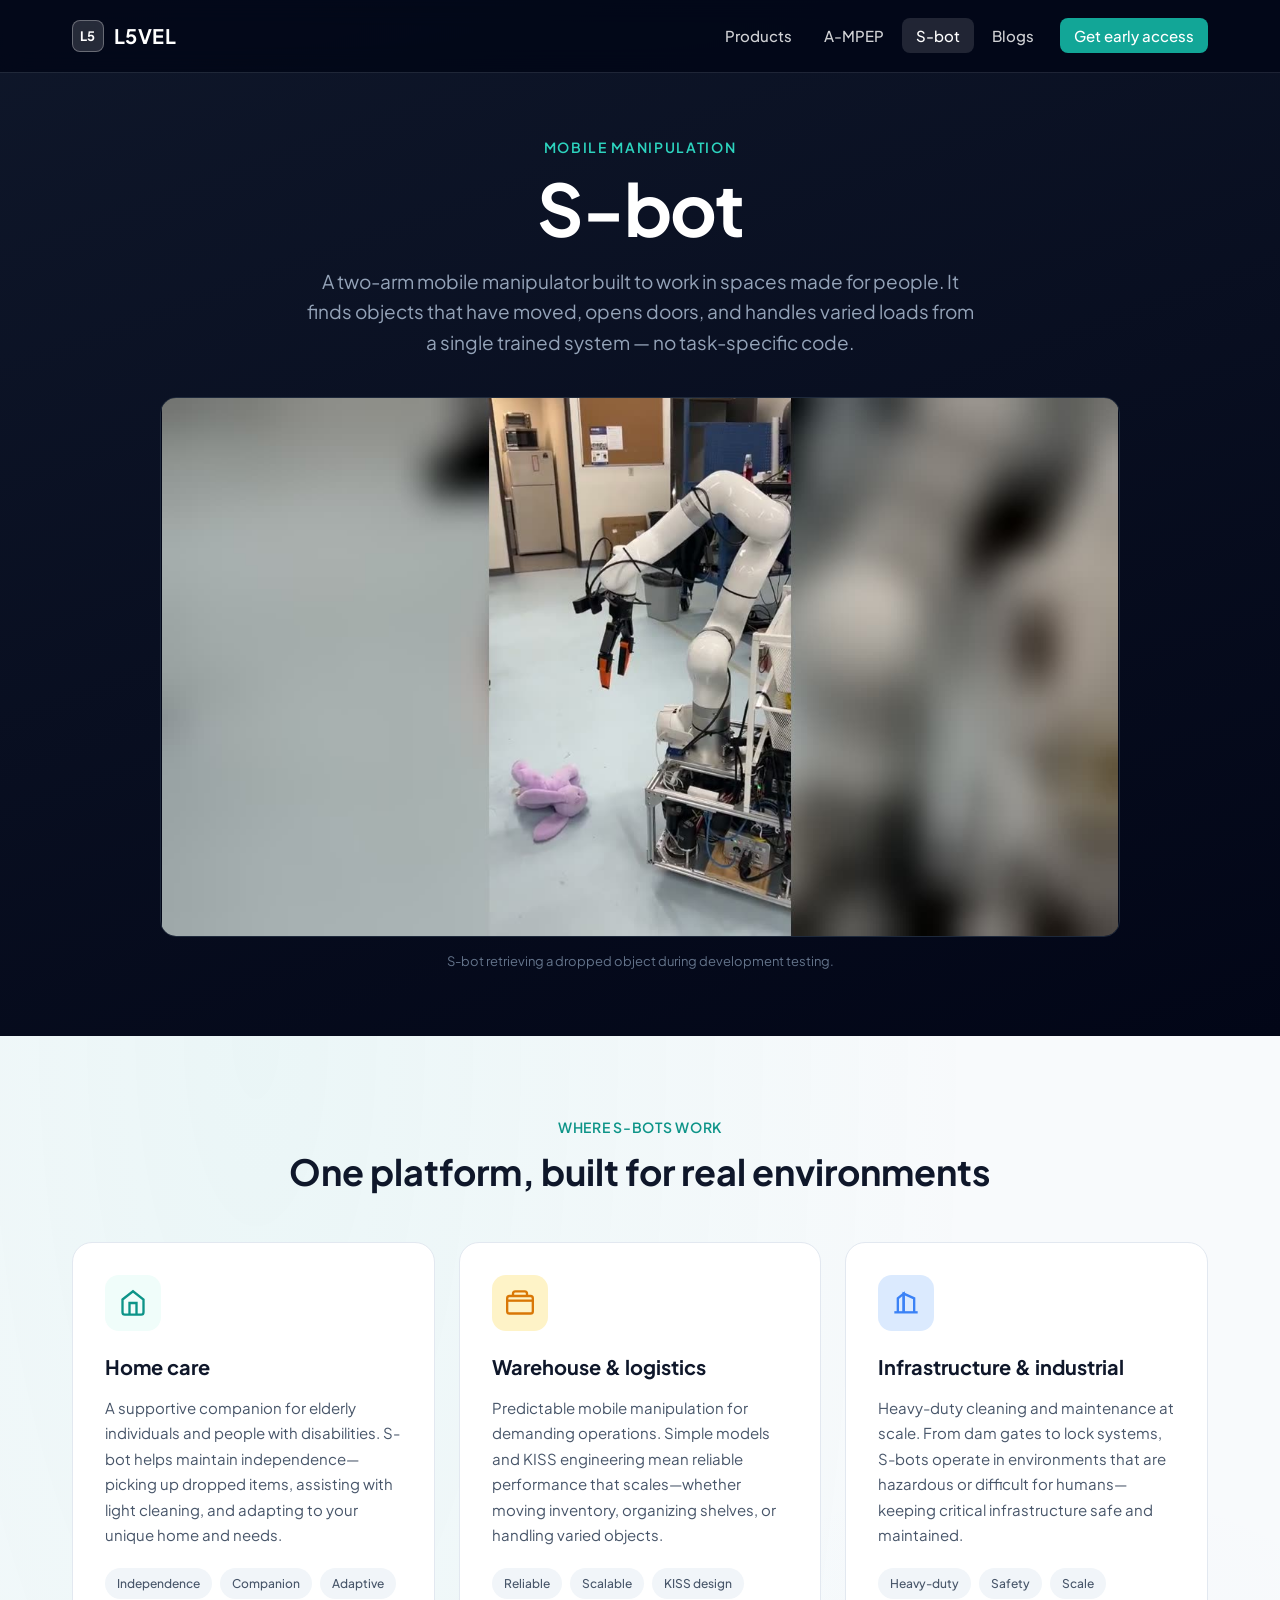
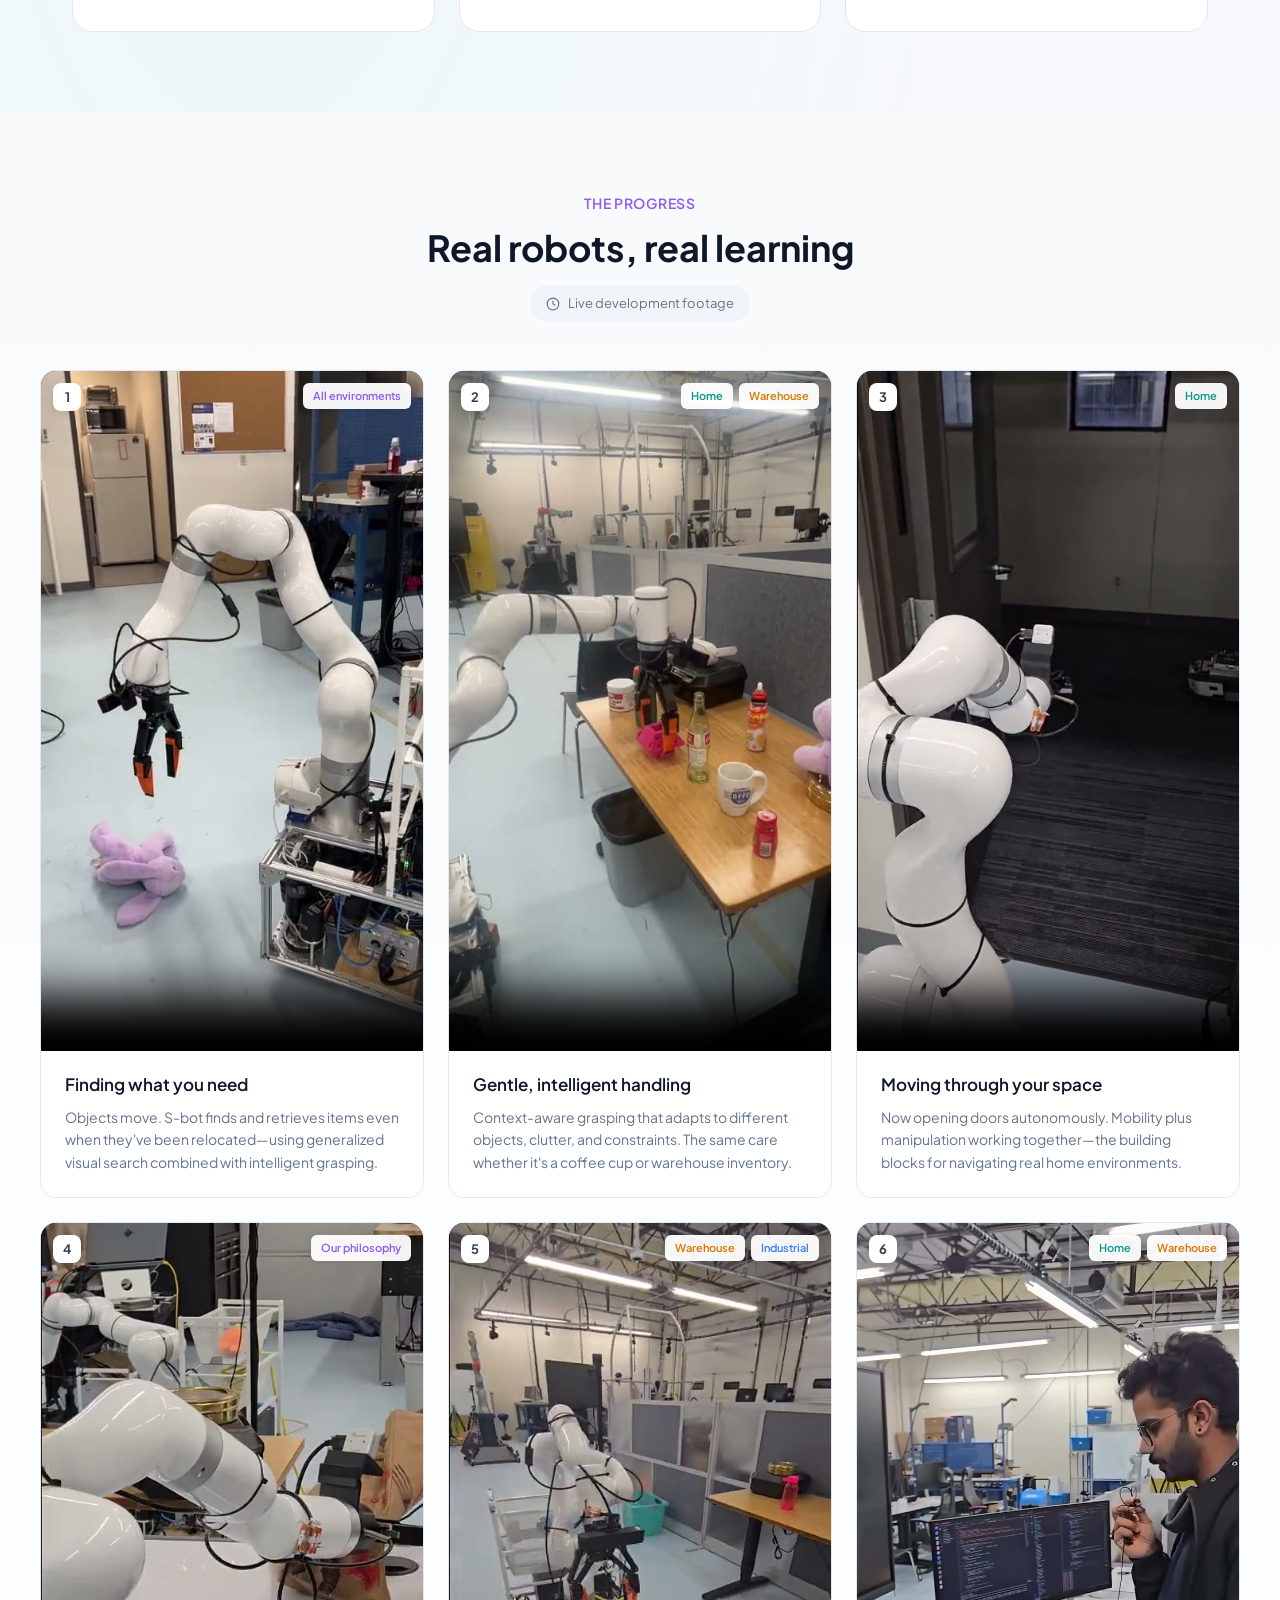
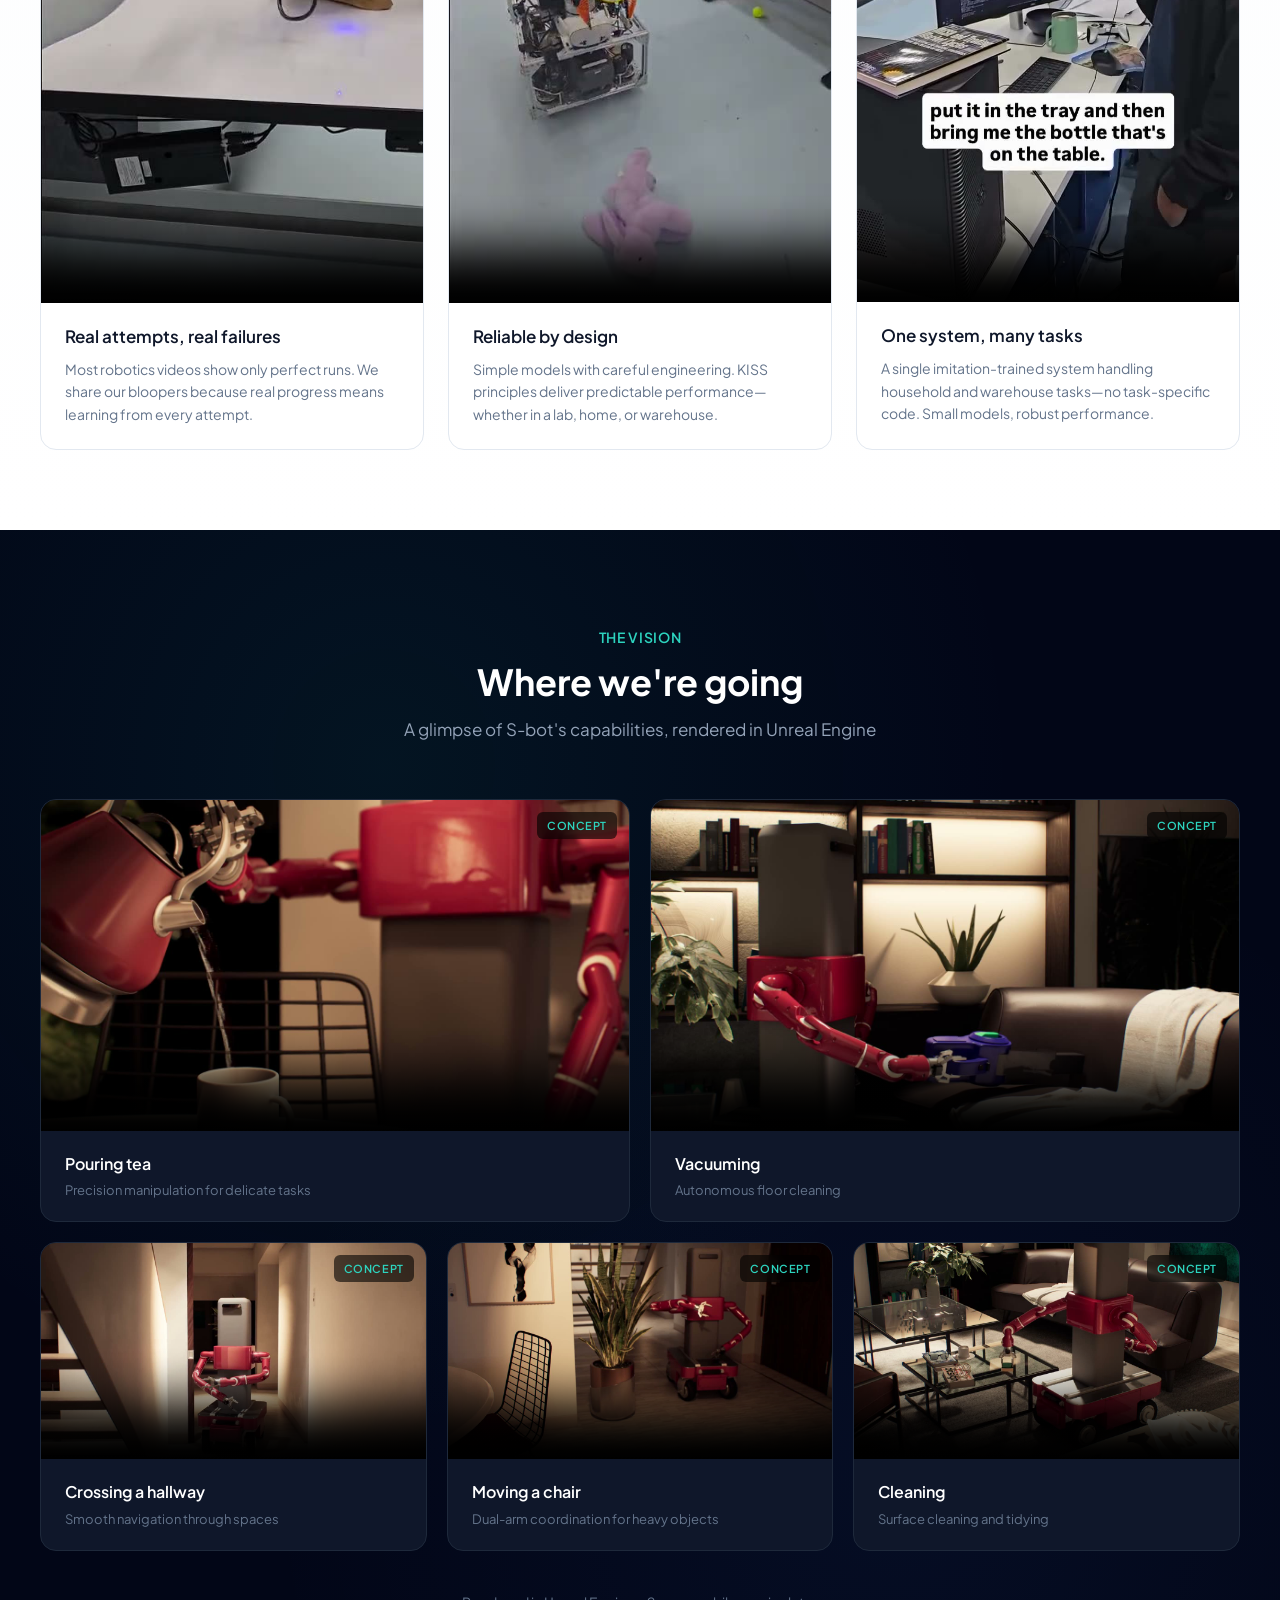
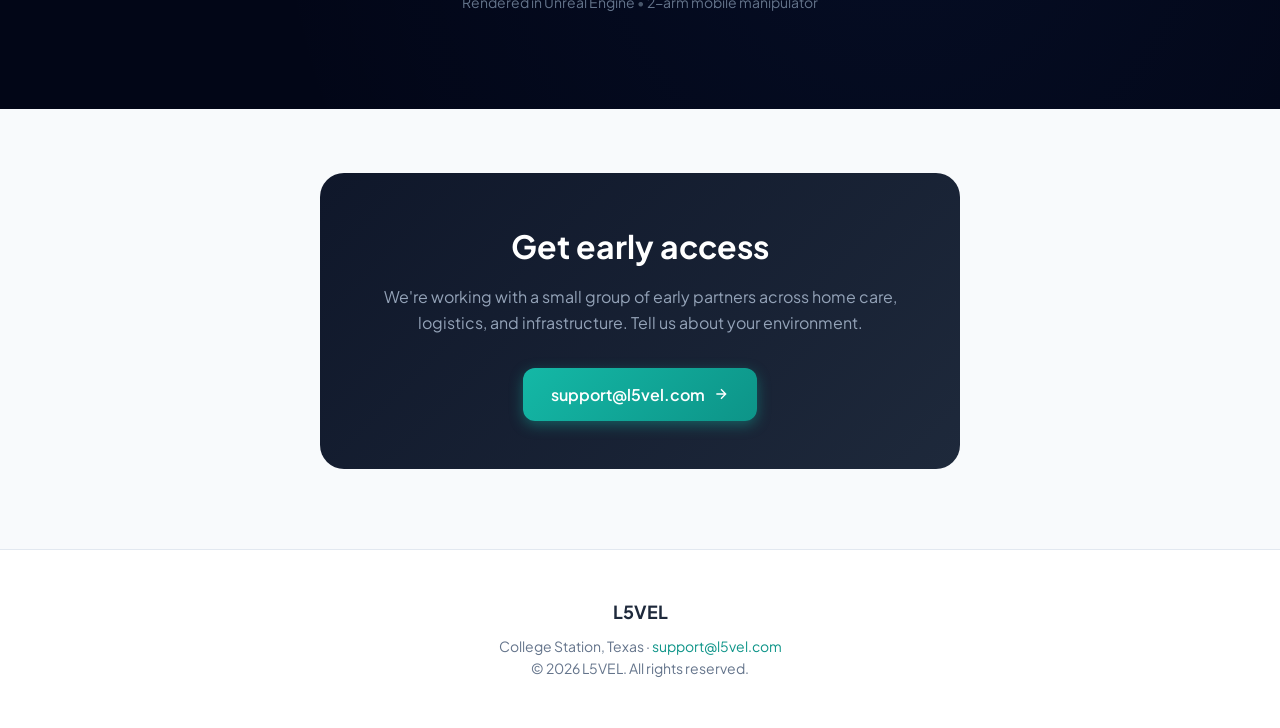
<file: sbot/index.html>
<!DOCTYPE html>
<html lang="en">
<head>
    <meta charset="UTF-8">
    <meta name="viewport" content="width=device-width, initial-scale=1.0">

    <title>S-bot &mdash; Two-arm mobile manipulator | L5VEL</title>
    <meta name="description" content="S-bot is a two-arm mobile manipulator for homes, warehouses and infrastructure: finding objects, opening doors and handling varied loads from a single trained system.">
    <link rel="canonical" href="https://l5vel.com/sbot/">
    <meta name="theme-color" content="#0f172a">

    <meta property="og:type" content="website">
    <meta property="og:url" content="https://l5vel.com/sbot/">
    <meta property="og:title" content="S-bot &mdash; Two-arm mobile manipulator | L5VEL">
    <meta property="og:description" content="A two-arm mobile manipulator for homes, warehouses and infrastructure, shown in real development footage.">
    <meta property="og:image" content="https://l5vel.com/assets/img/sbot/card.jpg">
    <meta name="twitter:card" content="summary_large_image">
    <meta name="twitter:title" content="S-bot &mdash; Two-arm mobile manipulator | L5VEL">
    <meta name="twitter:description" content="A two-arm mobile manipulator for homes, warehouses and infrastructure, shown in real development footage.">
    <meta name="twitter:image" content="https://l5vel.com/assets/img/sbot/card.jpg">

    <link rel="icon" href="data:image/svg+xml,<svg xmlns='http://www.w3.org/2000/svg' viewBox='0 0 32 32'><rect width='32' height='32' rx='7' fill='%230f172a'/><text x='16' y='22' font-family='system-ui,sans-serif' font-size='15' font-weight='700' fill='%232dd4bf' text-anchor='middle'>L5</text></svg>">

    <link rel="preconnect" href="https://fonts.googleapis.com">
    <link rel="preconnect" href="https://fonts.gstatic.com" crossorigin>
    <link href="https://fonts.googleapis.com/css2?family=Plus+Jakarta+Sans:wght@400;500;600;700&display=swap" rel="stylesheet">
    <link rel="stylesheet" href="../assets/css/site.css">
</head>
<body>

    <a class="skip-link" href="#main">Skip to content</a>

    <header class="site-nav is-solid" id="siteNav">
        <div class="nav-inner">
            <a href="../index.html" class="logo">
                <span class="logo-mark" aria-hidden="true">L5</span>
                L5VEL
            </a>

            <nav aria-label="Main">
                <ul class="nav-links">
                    <li><a class="nav-link" href="../index.html#products">Products</a></li>
                    <li><a class="nav-link" href="../mpep/index.html">A-MPEP</a></li>
                    <li><a class="nav-link" href="index.html" aria-current="page">S-bot</a></li>
                    <li><a class="nav-link" href="../blog/index.html">Blogs</a></li>
                    <li class="nav-cta-item"><a class="nav-link nav-cta" href="#contact">Get early access</a></li>
                </ul>
            </nav>
        </div>
    </header>

    <main id="main">

        <!-- ============ HERO ============ -->
        <section class="prod-hero">
            <div class="prod-hero-inner">
                <p class="prod-eyebrow">Mobile manipulation</p>
                <h1 class="prod-title">S-bot</h1>
                <p class="prod-lede">
                    A two-arm mobile manipulator built to work in spaces made for people.
                    It finds objects that have moved, opens doors, and handles varied loads
                    from a single trained system &mdash; no task-specific code.
                </p>

                <div class="prod-hero-media">
                    <img src="../assets/img/sbot/card.jpg"
                         alt="S-bot reaching for an object dropped on a laboratory floor"
                         width="1280" height="720">
                </div>
                <p class="prod-caption">S-bot retrieving a dropped object during development testing.</p>
            </div>
        </section>

        <div class="page-content">
            <div class="bg-gradient"></div>
            <div class="content-inner">

                <!-- ============ VERTICALS ============ -->
                <section class="verticals" id="verticals">
                    <div class="section-header">
                        <p class="section-label">Where S-bots work</p>
                        <h2 class="section-title">One platform, built for real environments</h2>
                    </div>

                    <div class="verticals-grid">
                        <article class="vertical-card home">
                            <div class="vertical-icon">
                                <svg viewBox="0 0 24 24" fill="none" stroke="currentColor" stroke-width="2" aria-hidden="true">
                                    <path d="M3 9l9-7 9 7v11a2 2 0 0 1-2 2H5a2 2 0 0 1-2-2z"/>
                                    <polyline points="9,22 9,12 15,12 15,22"/>
                                </svg>
                            </div>
                            <h3 class="vertical-title">Home care</h3>
                            <p class="vertical-description">
                                A supportive companion for elderly individuals and people with disabilities.
                                S-bot helps maintain independence&mdash;picking up dropped items, assisting with light cleaning,
                                and adapting to your unique home and needs.
                            </p>
                            <div class="vertical-features">
                                <span class="feature-tag">Independence</span>
                                <span class="feature-tag">Companion</span>
                                <span class="feature-tag">Adaptive</span>
                            </div>
                        </article>

                        <article class="vertical-card warehouse">
                            <div class="vertical-icon">
                                <svg viewBox="0 0 24 24" fill="none" stroke="currentColor" stroke-width="2" aria-hidden="true">
                                    <rect x="1" y="6" width="22" height="15" rx="2"/>
                                    <path d="M1 10h22"/>
                                    <path d="M6 6V4a2 2 0 0 1 2-2h8a2 2 0 0 1 2 2v2"/>
                                </svg>
                            </div>
                            <h3 class="vertical-title">Warehouse &amp; logistics</h3>
                            <p class="vertical-description">
                                Predictable mobile manipulation for demanding operations. Simple models and
                                KISS engineering mean reliable performance that scales&mdash;whether moving inventory,
                                organizing shelves, or handling varied objects.
                            </p>
                            <div class="vertical-features">
                                <span class="feature-tag">Reliable</span>
                                <span class="feature-tag">Scalable</span>
                                <span class="feature-tag">KISS design</span>
                            </div>
                        </article>

                        <article class="vertical-card industrial">
                            <div class="vertical-icon">
                                <svg viewBox="0 0 24 24" fill="none" stroke="currentColor" stroke-width="2" aria-hidden="true">
                                    <path d="M2 20h20"/>
                                    <path d="M5 20V8l5-4v16"/>
                                    <path d="M10 20V4l9 4v12"/>
                                    <path d="M14 12h.01"/>
                                    <path d="M14 16h.01"/>
                                </svg>
                            </div>
                            <h3 class="vertical-title">Infrastructure &amp; industrial</h3>
                            <p class="vertical-description">
                                Heavy-duty cleaning and maintenance at scale. From dam gates to lock systems,
                                S-bots operate in environments that are hazardous or difficult for humans&mdash;keeping
                                critical infrastructure safe and maintained.
                            </p>
                            <div class="vertical-features">
                                <span class="feature-tag">Heavy-duty</span>
                                <span class="feature-tag">Safety</span>
                                <span class="feature-tag">Scale</span>
                            </div>
                        </article>
                    </div>
                </section>

                <!-- ============ PROGRESS (real footage) ============ -->
                <section class="progress-section" id="progress">
                    <div class="progress-container">
                        <div class="section-header progress-header">
                            <p class="section-label">The progress</p>
                            <h2 class="section-title">Real robots, real learning</h2>
                        </div>

                        <p class="progress-subtitle">
                            <span class="progress-tag">
                                <svg viewBox="0 0 24 24" fill="none" stroke="currentColor" stroke-width="2" aria-hidden="true">
                                    <circle cx="12" cy="12" r="10"/>
                                    <polyline points="12 6 12 12 16 14"/>
                                </svg>
                                Live development footage
                            </span>
                        </p>

                        <div class="progress-grid">
                            <article class="video-card">
                                <div class="video-thumbnail">
                                    <video controls preload="none" playsinline
                                           poster="../assets/posters/progress/finding-what-you-need.jpg"
                                           aria-label="S-bot locating and retrieving a relocated object">
                                        <source src="../assets/video/progress/finding-what-you-need.mp4" type="video/mp4">
                                        Your browser does not support the video tag.
                                    </video>
                                    <p class="video-number">1</p>
                                    <div class="video-tags">
                                        <span class="video-tag all">All environments</span>
                                    </div>
                                </div>
                                <div class="video-content">
                                    <h3 class="video-title">Finding what you need</h3>
                                    <p class="video-description">
                                        Objects move. S-bot finds and retrieves items even when they've been relocated&mdash;using
                                        generalized visual search combined with intelligent grasping.
                                    </p>
                                </div>
                            </article>

                            <article class="video-card">
                                <div class="video-thumbnail">
                                    <video controls preload="none" playsinline
                                           poster="../assets/posters/progress/gentle-handling.jpg"
                                           aria-label="S-bot adapting its grasp to different objects">
                                        <source src="../assets/video/progress/gentle-handling.mp4" type="video/mp4">
                                        Your browser does not support the video tag.
                                    </video>
                                    <p class="video-number">2</p>
                                    <div class="video-tags">
                                        <span class="video-tag home">Home</span>
                                        <span class="video-tag warehouse">Warehouse</span>
                                    </div>
                                </div>
                                <div class="video-content">
                                    <h3 class="video-title">Gentle, intelligent handling</h3>
                                    <p class="video-description">
                                        Context-aware grasping that adapts to different objects, clutter, and constraints.
                                        The same care whether it's a coffee cup or warehouse inventory.
                                    </p>
                                </div>
                            </article>

                            <article class="video-card">
                                <div class="video-thumbnail">
                                    <video controls preload="none" playsinline
                                           poster="../assets/posters/progress/opening-doors.jpg"
                                           aria-label="S-bot opening a door autonomously">
                                        <source src="../assets/video/progress/opening-doors.mp4" type="video/mp4">
                                        Your browser does not support the video tag.
                                    </video>
                                    <p class="video-number">3</p>
                                    <div class="video-tags">
                                        <span class="video-tag home">Home</span>
                                    </div>
                                </div>
                                <div class="video-content">
                                    <h3 class="video-title">Moving through your space</h3>
                                    <p class="video-description">
                                        Now opening doors autonomously. Mobility plus manipulation working together&mdash;the
                                        building blocks for navigating real home environments.
                                    </p>
                                </div>
                            </article>

                            <article class="video-card">
                                <div class="video-thumbnail">
                                    <video controls preload="none" playsinline
                                           poster="../assets/posters/progress/real-failures.jpg"
                                           aria-label="Outtakes of failed S-bot attempts during development">
                                        <source src="../assets/video/progress/real-failures.mp4" type="video/mp4">
                                        Your browser does not support the video tag.
                                    </video>
                                    <p class="video-number">4</p>
                                    <div class="video-tags">
                                        <span class="video-tag all">Our philosophy</span>
                                    </div>
                                </div>
                                <div class="video-content">
                                    <h3 class="video-title">Real attempts, real failures</h3>
                                    <p class="video-description">
                                        Most robotics videos show only perfect runs. We share our bloopers because real
                                        progress means learning from every attempt.
                                    </p>
                                </div>
                            </article>

                            <article class="video-card">
                                <div class="video-thumbnail">
                                    <video controls preload="none" playsinline
                                           poster="../assets/posters/progress/reliable-by-design.jpg"
                                           aria-label="S-bot performing repeatable tasks in a lab setting">
                                        <source src="../assets/video/progress/reliable-by-design.mp4" type="video/mp4">
                                        Your browser does not support the video tag.
                                    </video>
                                    <p class="video-number">5</p>
                                    <div class="video-tags">
                                        <span class="video-tag warehouse">Warehouse</span>
                                        <span class="video-tag industrial">Industrial</span>
                                    </div>
                                </div>
                                <div class="video-content">
                                    <h3 class="video-title">Reliable by design</h3>
                                    <p class="video-description">
                                        Simple models with careful engineering. KISS principles deliver predictable
                                        performance&mdash;whether in a lab, home, or warehouse.
                                    </p>
                                </div>
                            </article>

                            <article class="video-card">
                                <div class="video-thumbnail">
                                    <video controls preload="none" playsinline
                                           poster="../assets/posters/progress/one-system-many-tasks.jpg"
                                           aria-label="A single trained system handling household and warehouse tasks">
                                        <source src="../assets/video/progress/one-system-many-tasks.mp4" type="video/mp4">
                                        Your browser does not support the video tag.
                                    </video>
                                    <p class="video-number">6</p>
                                    <div class="video-tags">
                                        <span class="video-tag home">Home</span>
                                        <span class="video-tag warehouse">Warehouse</span>
                                    </div>
                                </div>
                                <div class="video-content">
                                    <h3 class="video-title">One system, many tasks</h3>
                                    <p class="video-description">
                                        A single imitation-trained system handling household and warehouse tasks&mdash;no
                                        task-specific code. Small models, robust performance.
                                    </p>
                                </div>
                            </article>
                        </div>
                    </div>
                </section>
            </div>
        </div>

        <!-- ============ VISION (Unreal renders) ============ -->
        <section class="vision-section" id="vision">
            <div class="vision-container">
                <div class="vision-header">
                    <p class="section-label">The vision</p>
                    <h2 class="section-title">Where we're going</h2>
                    <p class="section-subtitle">A glimpse of S-bot's capabilities, rendered in Unreal Engine</p>
                </div>

                <div class="vision-grid">
                    <article class="vision-card">
                        <div class="vision-card-video">
                            <video controls muted loop playsinline preload="none"
                                   poster="../assets/posters/vision/pouring-tea.jpg"
                                   aria-label="Rendered concept: S-bot pouring tea">
                                <source src="../assets/video/vision/pouring-tea.mp4" type="video/mp4">
                                Your browser does not support the video tag.
                            </video>
                            <span class="vision-badge">Concept</span>
                        </div>
                        <div class="vision-card-content">
                            <h3 class="vision-card-title">Pouring tea</h3>
                            <p class="vision-card-desc">Precision manipulation for delicate tasks</p>
                        </div>
                    </article>

                    <article class="vision-card">
                        <div class="vision-card-video">
                            <video controls muted loop playsinline preload="none"
                                   poster="../assets/posters/vision/vacuuming.jpg"
                                   aria-label="Rendered concept: S-bot vacuuming a floor">
                                <source src="../assets/video/vision/vacuuming.mp4" type="video/mp4">
                                Your browser does not support the video tag.
                            </video>
                            <span class="vision-badge">Concept</span>
                        </div>
                        <div class="vision-card-content">
                            <h3 class="vision-card-title">Vacuuming</h3>
                            <p class="vision-card-desc">Autonomous floor cleaning</p>
                        </div>
                    </article>

                    <article class="vision-card">
                        <div class="vision-card-video">
                            <video controls muted loop playsinline preload="none"
                                   poster="../assets/posters/vision/crossing-hallway.jpg"
                                   aria-label="Rendered concept: S-bot navigating a hallway">
                                <source src="../assets/video/vision/crossing-hallway.mp4" type="video/mp4">
                                Your browser does not support the video tag.
                            </video>
                            <span class="vision-badge">Concept</span>
                        </div>
                        <div class="vision-card-content">
                            <h3 class="vision-card-title">Crossing a hallway</h3>
                            <p class="vision-card-desc">Smooth navigation through spaces</p>
                        </div>
                    </article>

                    <article class="vision-card">
                        <div class="vision-card-video">
                            <video controls muted loop playsinline preload="none"
                                   poster="../assets/posters/vision/moving-a-chair.jpg"
                                   aria-label="Rendered concept: S-bot moving a chair with both arms">
                                <source src="../assets/video/vision/moving-a-chair.mp4" type="video/mp4">
                                Your browser does not support the video tag.
                            </video>
                            <span class="vision-badge">Concept</span>
                        </div>
                        <div class="vision-card-content">
                            <h3 class="vision-card-title">Moving a chair</h3>
                            <p class="vision-card-desc">Dual-arm coordination for heavy objects</p>
                        </div>
                    </article>

                    <article class="vision-card">
                        <div class="vision-card-video">
                            <video controls muted loop playsinline preload="none"
                                   poster="../assets/posters/vision/cleaning.jpg"
                                   aria-label="Rendered concept: S-bot cleaning a surface">
                                <source src="../assets/video/vision/cleaning.mp4" type="video/mp4">
                                Your browser does not support the video tag.
                            </video>
                            <span class="vision-badge">Concept</span>
                        </div>
                        <div class="vision-card-content">
                            <h3 class="vision-card-title">Cleaning</h3>
                            <p class="vision-card-desc">Surface cleaning and tidying</p>
                        </div>
                    </article>
                </div>

                <p class="vision-footer">
                    Rendered in Unreal Engine <span aria-hidden="true">&bull;</span> 2-arm mobile manipulator
                </p>
            </div>
        </section>


        <div class="page-content">
            <div class="content-inner">

                <!-- ============ CONTACT ============ -->
                <section class="contact" id="contact">
                    <div class="contact-card">
                        <h2 class="contact-title">Get early access</h2>
                        <p class="contact-text">
                            We're working with a small group of early partners across home care,
                            logistics, and infrastructure. Tell us about your environment.
                        </p>
                        <a class="btn btn-primary" href="mailto:support@l5vel.com?subject=S-bot%20early%20access">
                            support@l5vel.com
                            <svg width="16" height="16" viewBox="0 0 24 24" fill="none" stroke="currentColor" stroke-width="2" aria-hidden="true">
                                <path d="M5 12h14M12 5l7 7-7 7"/>
                            </svg>
                        </a>
                    </div>
                </section>
            </div>
        </div>
    </main>

    <footer>
        <div class="footer-content">
            <p class="footer-brand">L5VEL</p>
            <p class="footer-text">
                College Station, Texas &middot;
                <a href="mailto:support@l5vel.com">support@l5vel.com</a>
            </p>
            <p class="footer-text">
                &copy; <span id="year">2026</span> L5VEL. All rights reserved.
            </p>
        </div>
    </footer>

    <script src="../assets/js/site.js" defer></script>
</body>
</html>
</file>
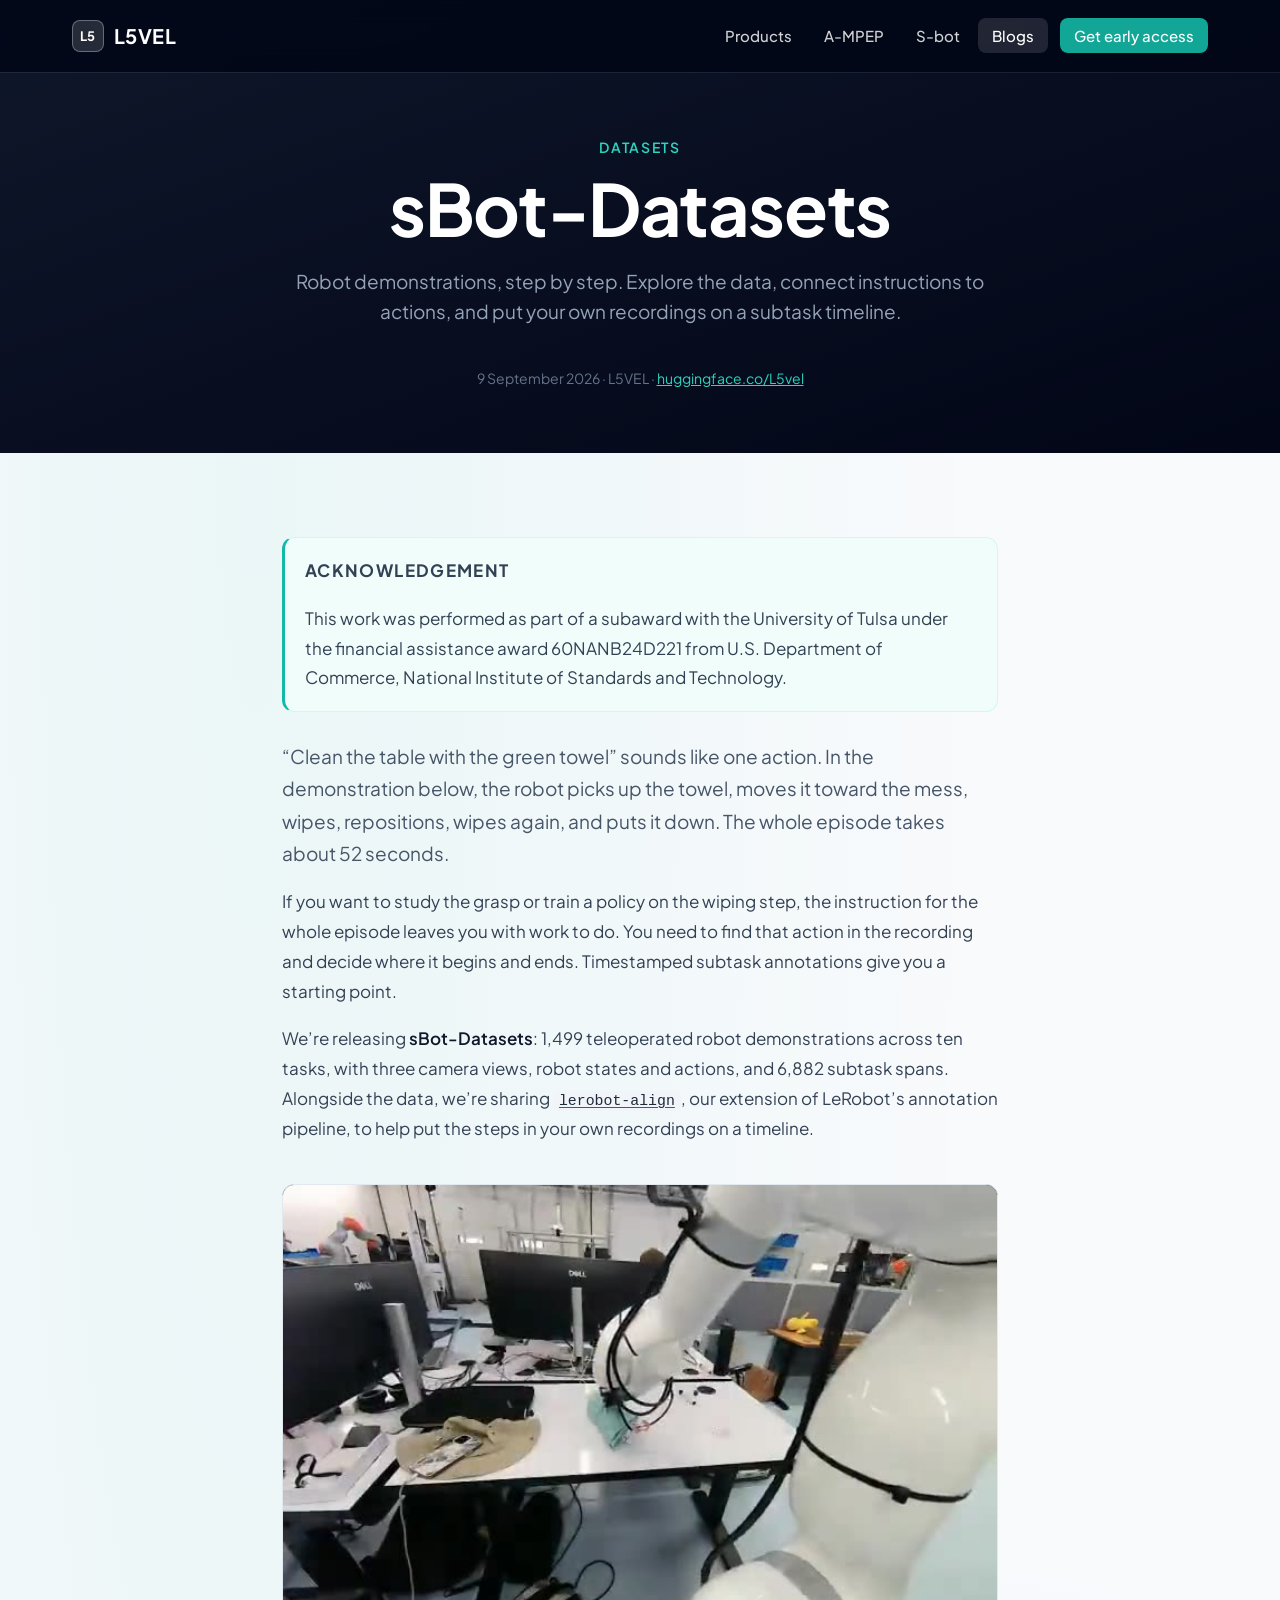
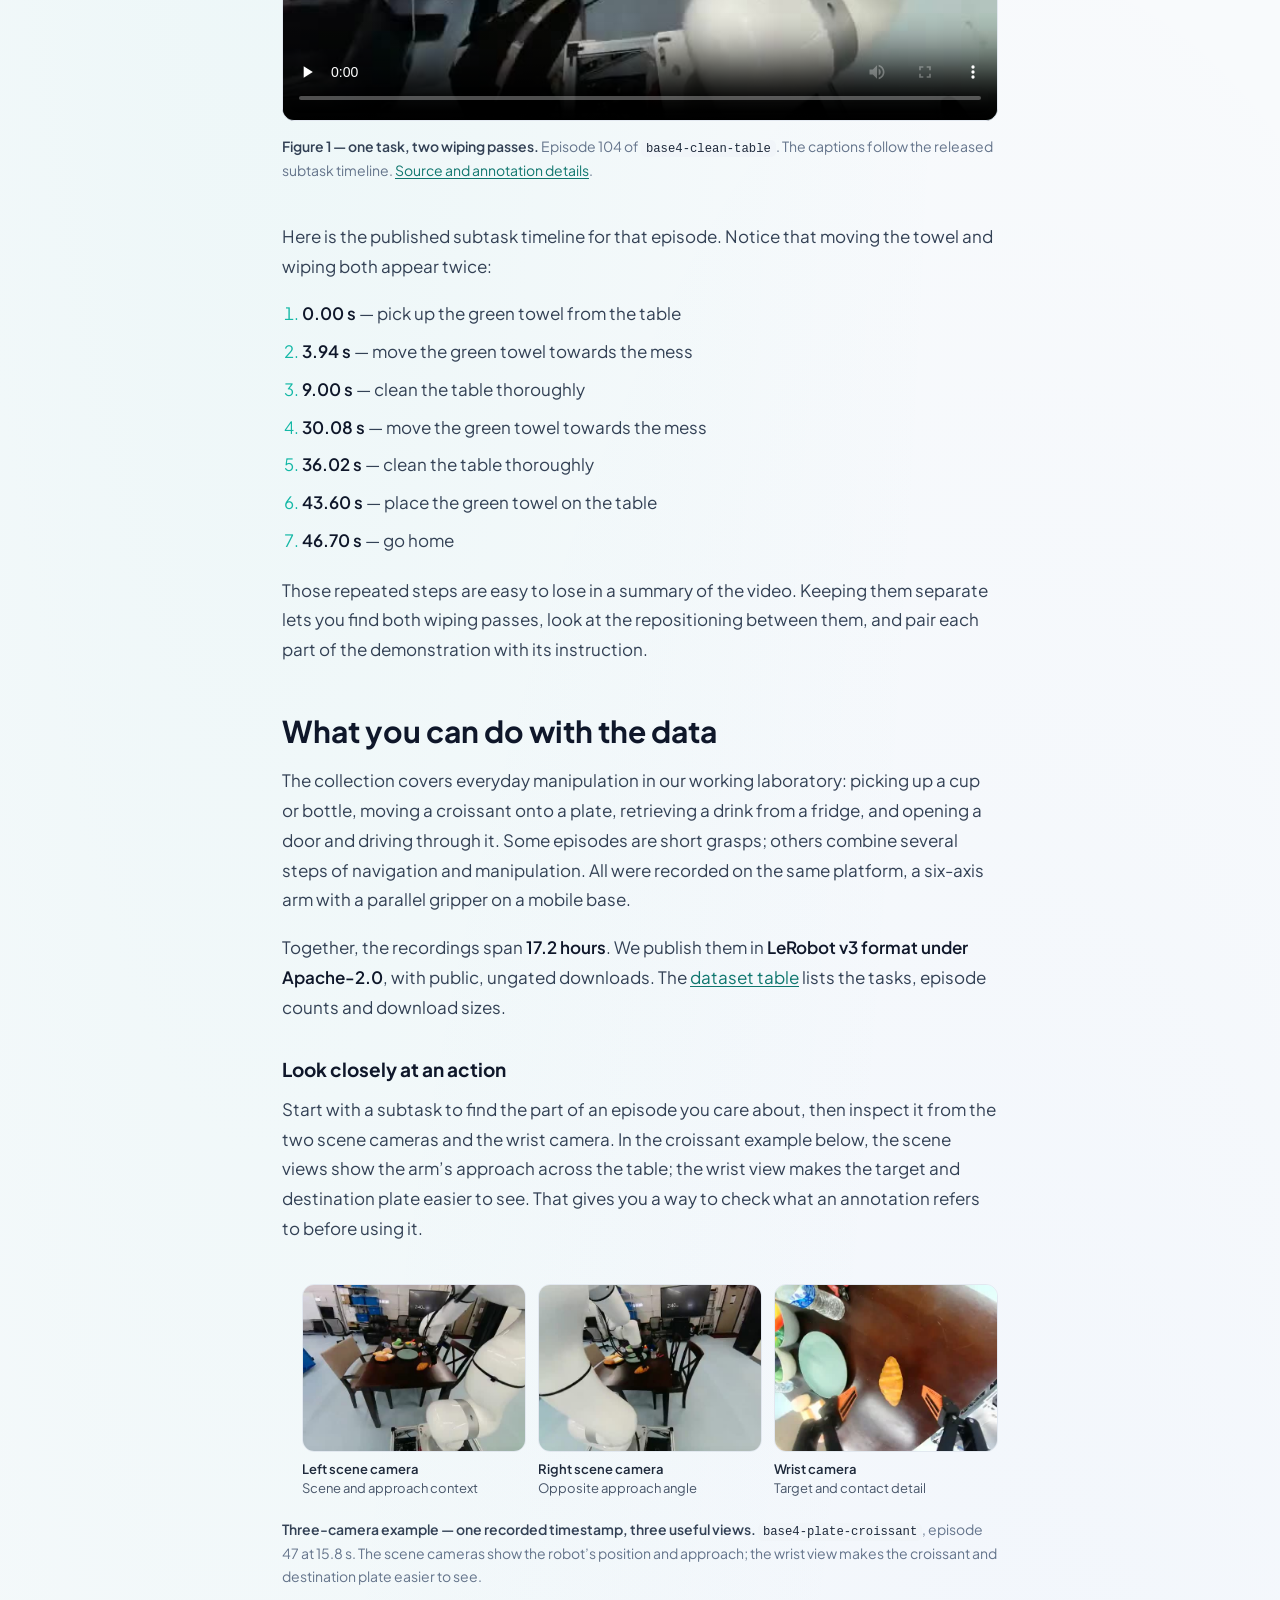
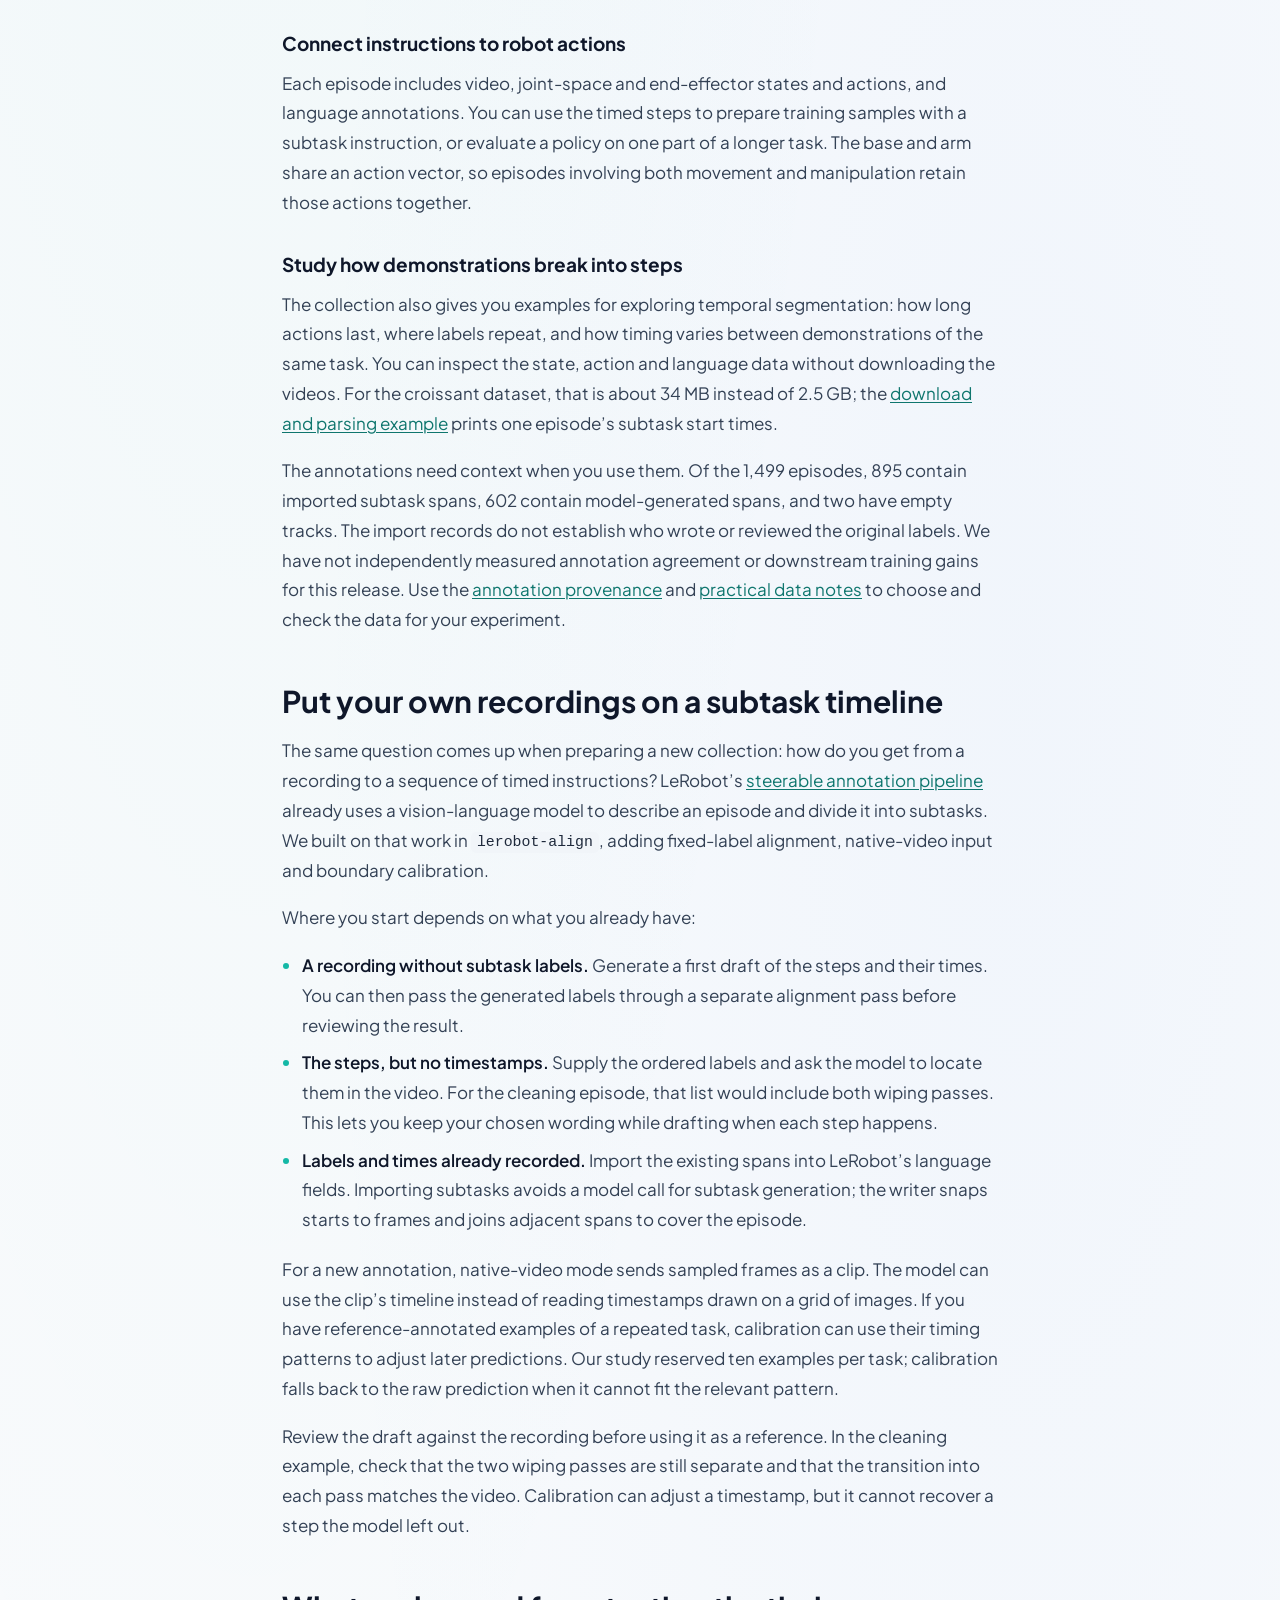
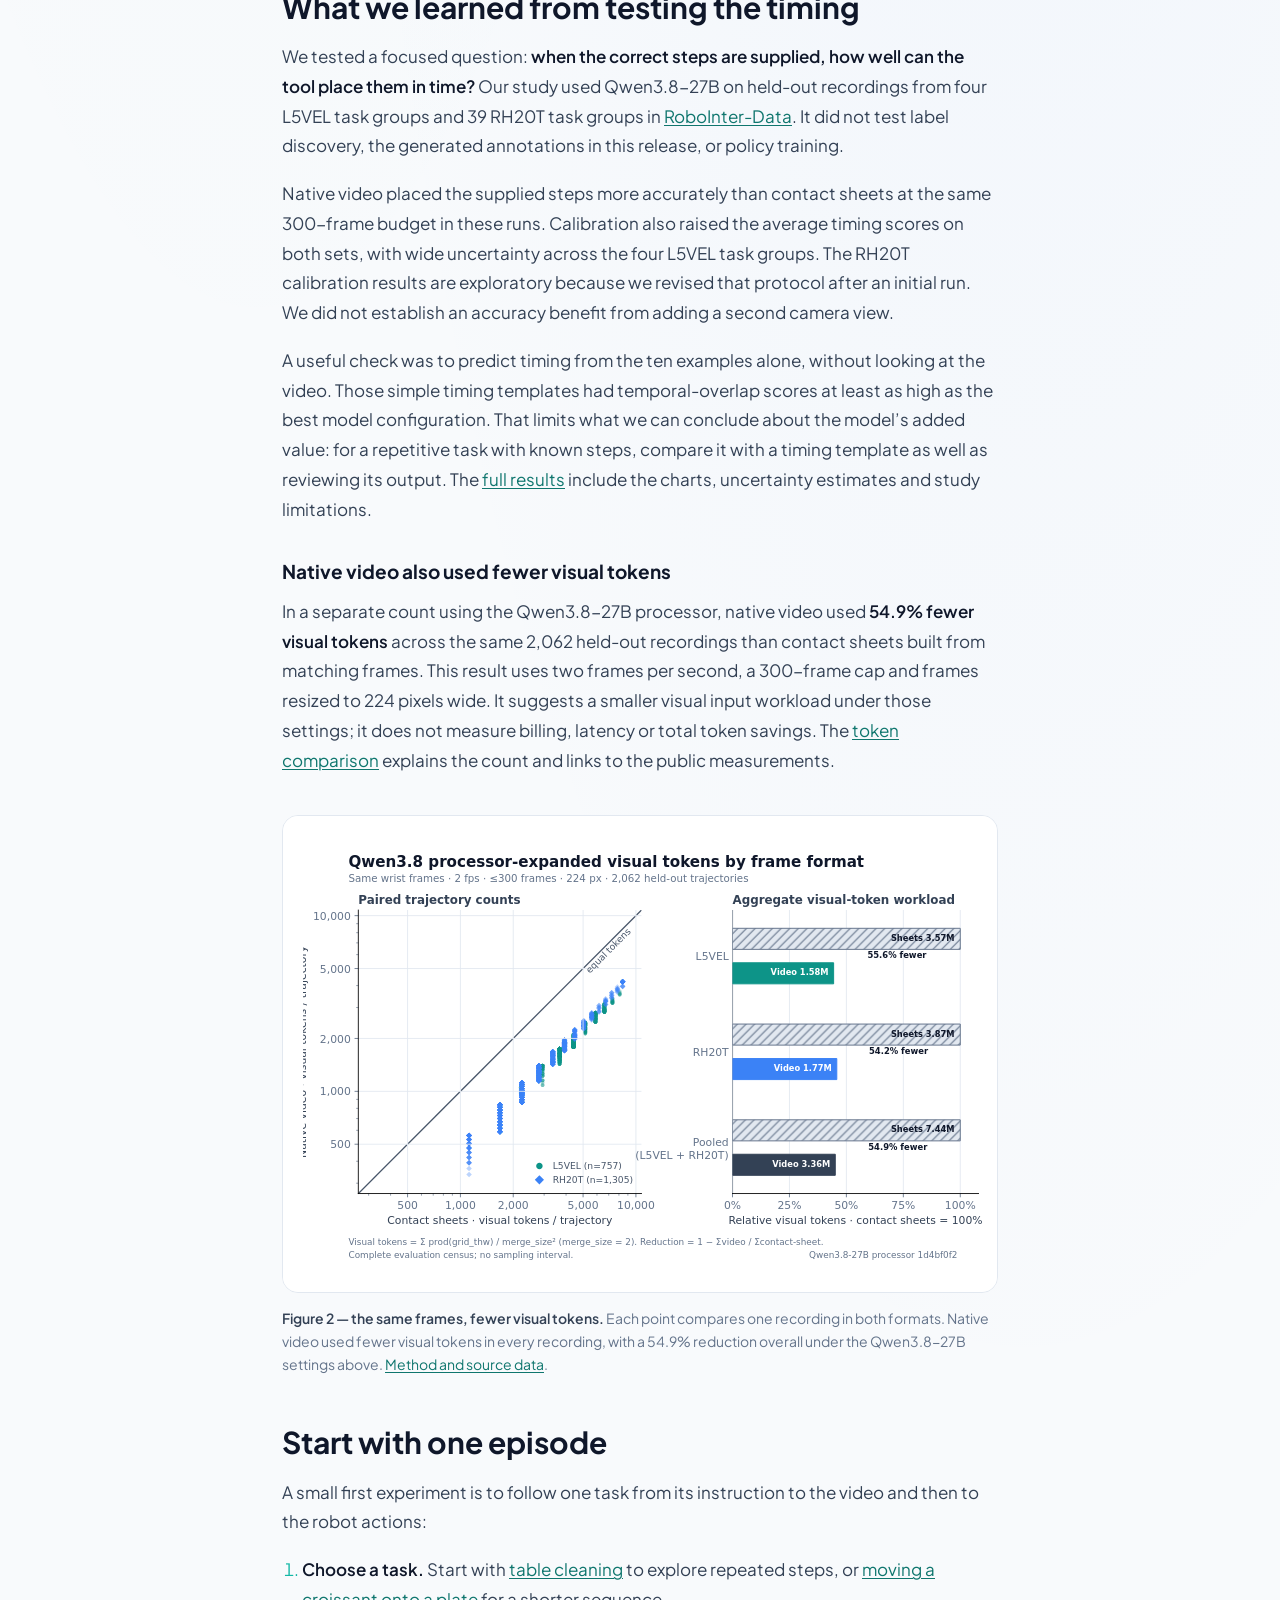
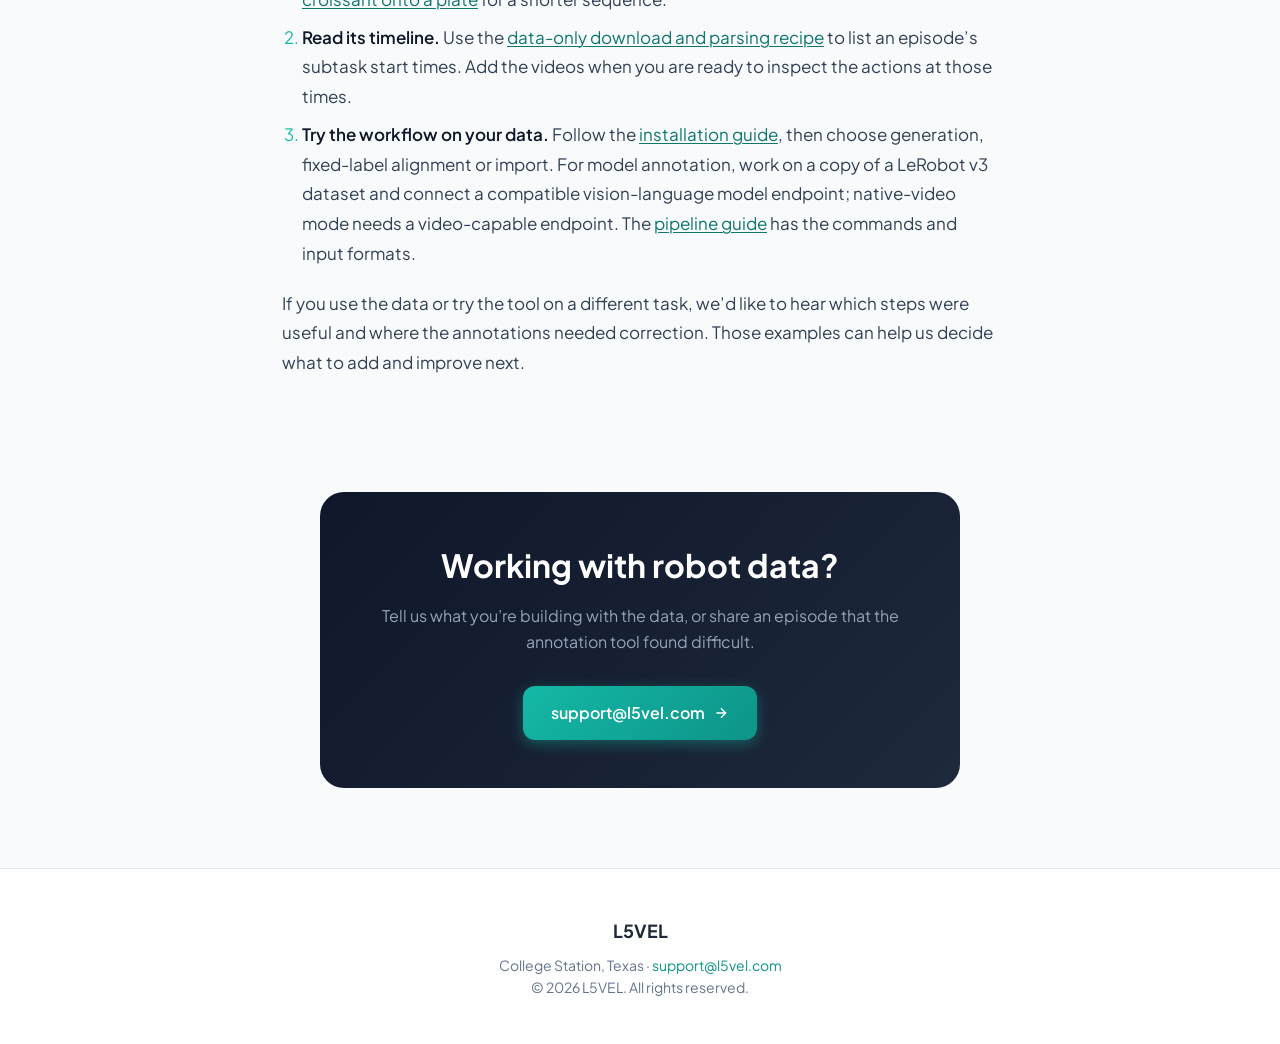
<file: blog/sbot-datasets/index.html>
<!DOCTYPE html>
<html lang="en">
<head>
    <meta charset="UTF-8">
    <meta name="viewport" content="width=device-width, initial-scale=1.0">

    <title>sBot-Datasets &mdash; robot demonstrations, step by step | L5VEL</title>
    <meta name="description" content="Explore 1,499 robot demonstrations with video, actions and timed subtask annotations. Use sBot-Datasets and lerobot-align to inspect actions and annotate your own recordings.">
    <link rel="canonical" href="https://l5vel.com/blog/sbot-datasets/">
    <meta name="theme-color" content="#0f172a">

    <meta property="og:type" content="article">
    <meta property="og:url" content="https://l5vel.com/blog/sbot-datasets/">
    <meta property="og:title" content="sBot-Datasets &mdash; robot demonstrations, step by step">
    <meta property="og:description" content="Explore 1,499 robot demonstrations with video, actions and timed subtask annotations. Use sBot-Datasets and lerobot-align to inspect actions and annotate your own recordings.">
    <meta property="og:image" content="https://l5vel.com/assets/img/blog/sbot-datasets/card.jpg">
    <meta property="article:published_time" content="2026-09-09">
    <meta name="twitter:card" content="summary_large_image">
    <meta name="twitter:title" content="sBot-Datasets &mdash; robot demonstrations, step by step">
    <meta name="twitter:description" content="Explore 1,499 robot demonstrations with video, actions and timed subtask annotations. Use sBot-Datasets and lerobot-align to inspect actions and annotate your own recordings.">
    <meta name="twitter:image" content="https://l5vel.com/assets/img/blog/sbot-datasets/card.jpg">

    <link rel="icon" href="data:image/svg+xml,<svg xmlns='http://www.w3.org/2000/svg' viewBox='0 0 32 32'><rect width='32' height='32' rx='7' fill='%230f172a'/><text x='16' y='22' font-family='system-ui,sans-serif' font-size='15' font-weight='700' fill='%232dd4bf' text-anchor='middle'>L5</text></svg>">

    <link rel="preconnect" href="https://fonts.googleapis.com">
    <link rel="preconnect" href="https://fonts.gstatic.com" crossorigin>
    <link href="https://fonts.googleapis.com/css2?family=Plus+Jakarta+Sans:wght@400;500;600;700&display=swap" rel="stylesheet">
    <link rel="stylesheet" href="../../assets/css/site.css">
</head>
<body>

    <a class="skip-link" href="#main">Skip to content</a>

    <header class="site-nav is-solid" id="siteNav">
        <div class="nav-inner">
            <a href="../../index.html" class="logo">
                <span class="logo-mark" aria-hidden="true">L5</span>
                L5VEL
            </a>

            <nav aria-label="Main">
                <ul class="nav-links">
                    <li><a class="nav-link" href="../../index.html#products">Products</a></li>
                    <li><a class="nav-link" href="../../mpep/index.html">A-MPEP</a></li>
                    <li><a class="nav-link" href="../../sbot/index.html">S-bot</a></li>
                    <li><a class="nav-link" href="../index.html" aria-current="page">Blogs</a></li>
                    <li class="nav-cta-item"><a class="nav-link nav-cta" href="#contact">Get early access</a></li>
                </ul>
            </nav>
        </div>
    </header>

    <main id="main">

        <!-- ============ HERO ============ -->
        <section class="prod-hero post-hero">
            <div class="prod-hero-inner">
                <p class="prod-eyebrow">Datasets</p>
                <h1 class="prod-title">sBot-Datasets</h1>
                <p class="prod-lede">
                    Robot demonstrations, step by step. Explore the data, connect instructions
                    to actions, and put your own recordings on a subtask timeline.
                </p>
                <p class="post-byline">
                    9 September 2026 &middot; L5VEL &middot;
                    <a href="https://huggingface.co/L5vel">huggingface.co/L5vel</a>
                </p>
            </div>
        </section>

        <div class="page-content">
            <div class="bg-gradient"></div>
            <div class="content-inner">


                <article class="article">

                    <aside class="callout" aria-label="Acknowledgement">
                        <p class="callout-title">Acknowledgement</p>
                        <p>
                            This work was performed as part of a subaward with the University of
                            Tulsa under the financial assistance award 60NANB24D221 from U.S.
                            Department of Commerce, National Institute of Standards and Technology.
                        </p>
                    </aside>

                    <p class="article-lede" id="problem">
                        &ldquo;Clean the table with the green towel&rdquo; sounds like one action.
                        In the demonstration below, the robot picks up the towel, moves it toward the
                        mess, wipes, repositions, wipes again, and puts it down. The whole episode
                        takes about 52 seconds.
                    </p>

                    <p>
                        If you want to study the grasp or train a policy on the wiping step, the
                        instruction for the whole episode leaves you with work to do. You need to
                        find that action in the recording and decide where it begins and ends.
                        Timestamped subtask annotations give you a starting point.
                    </p>

                    <p>
                        We&rsquo;re releasing <strong>sBot-Datasets</strong>: 1,499 teleoperated robot
                        demonstrations across ten tasks, with three camera views, robot states and
                        actions, and 6,882 subtask spans. Alongside the data, we&rsquo;re sharing
                        <a href="https://github.com/l5vel/lerobot-align"><code>lerobot-align</code></a>,
                        our extension of LeRobot&rsquo;s annotation pipeline, to help put the steps
                        in your own recordings on a timeline.
                    </p>

                    <figure class="figure">
                        <div class="clip-media">
                            <video controls preload="none" playsinline
                                   poster="../../assets/posters/blog/clean-table.jpg"
                                   aria-label="Left scene camera recording of episode 104 of base4-clean-table: clean the table with the green towel">
                                <source src="../../assets/video/blog/clean-table.mp4" type="video/mp4">
                                <track kind="captions" src="../../assets/video/blog/clean-table.vtt"
                                       srclang="en" label="Import-route subtask annotation" default>
                                Your browser does not support the video tag.
                            </video>
                        </div>
                        <figcaption>
                            <b>Figure 1 &mdash; one task, two wiping passes.</b>
                            Episode 104 of <code>base4-clean-table</code>. The captions follow the
                            released subtask timeline.
                            <a href="reference/index.html#cleaning-source">Source and annotation details</a>.
                        </figcaption>
                    </figure>

                    <p>
                        Here is the published subtask timeline for that episode. Notice that moving
                        the towel and wiping both appear twice:
                    </p>

                    <ol>
                        <li><strong>0.00 s</strong> &mdash; pick up the green towel from the table</li>
                        <li><strong>3.94 s</strong> &mdash; move the green towel towards the mess</li>
                        <li><strong>9.00 s</strong> &mdash; clean the table thoroughly</li>
                        <li><strong>30.08 s</strong> &mdash; move the green towel towards the mess</li>
                        <li><strong>36.02 s</strong> &mdash; clean the table thoroughly</li>
                        <li><strong>43.60 s</strong> &mdash; place the green towel on the table</li>
                        <li><strong>46.70 s</strong> &mdash; go home</li>
                    </ol>

                    <p>
                        Those repeated steps are easy to lose in a summary of the video. Keeping
                        them separate lets you find both wiping passes, look at the repositioning
                        between them, and pair each part of the demonstration with its instruction.
                    </p>

                    <h2 id="datasets">What you can do with the data</h2>

                    <p>
                        The collection covers everyday manipulation in our working laboratory:
                        picking up a cup or bottle, moving a croissant onto a plate, retrieving a
                        drink from a fridge, and opening a door and driving through it. Some
                        episodes are short grasps; others combine several steps of navigation and
                        manipulation. All were recorded on the same platform, a six-axis arm with
                        a parallel gripper on a mobile base.
                    </p>

                    <p>
                        Together, the recordings span <strong>17.2 hours</strong>. We publish them in
                        <strong>LeRobot v3 format under Apache-2.0</strong>, with public, ungated
                        downloads. The <a href="reference/index.html#compare">dataset table</a>
                        lists the tasks, episode counts and download sizes.
                    </p>

                    <h3>Look closely at an action</h3>

                    <p>
                        Start with a subtask to find the part of an episode you care about, then
                        inspect it from the two scene cameras and the wrist camera. In the croissant
                        example below, the scene views show the arm&rsquo;s approach across the table;
                        the wrist view makes the target and destination plate easier to see. That
                        gives you a way to check what an annotation refers to before using it.
                    </p>

                    <figure class="figure">
                        <ul class="frame-grid is-triptych">
                            <li>
                                <div class="frame-tile">
                                    <img src="../../assets/img/blog/sbot-datasets/views-croissant-left.jpg"
                                         alt="Left scene camera: the robot arm is lowered over a dark wooden table set with plates, a bottle and coloured objects." width="560" height="420" loading="lazy" decoding="async">
                                </div>
                                <p class="frame-label"><b>Left scene camera</b>Scene and approach context</p>
                            </li>
                            <li>
                                <div class="frame-tile">
                                    <img src="../../assets/img/blog/sbot-datasets/views-croissant-right.jpg"
                                         alt="Right scene camera at the same recorded timestamp, showing the robot arm's reach across the table from the opposite side." width="560" height="420" loading="lazy" decoding="async">
                                </div>
                                <p class="frame-label"><b>Right scene camera</b>Opposite approach angle</p>
                            </li>
                            <li>
                                <div class="frame-tile">
                                    <img src="../../assets/img/blog/sbot-datasets/views-croissant-wrist.jpg"
                                         alt="Wrist camera looking down between the gripper fingers at a croissant, with an empty pale-green plate to its left." width="560" height="420" loading="lazy" decoding="async">
                                </div>
                                <p class="frame-label"><b>Wrist camera</b>Target and contact detail</p>
                            </li>
                        </ul>
                        <figcaption>
                            <b>Three-camera example &mdash; one recorded timestamp, three useful views.</b>
                            <code>base4-plate-croissant</code>, episode 47 at 15.8&nbsp;s. The scene
                            cameras show the robot&rsquo;s position and approach; the wrist view makes the
                            croissant and destination plate easier to see.
                        </figcaption>
                    </figure>

                    <h3>Connect instructions to robot actions</h3>

                    <p>
                        Each episode includes video, joint-space and end-effector states and actions,
                        and language annotations. You can use the timed steps to prepare training
                        samples with a subtask instruction, or evaluate a policy on one part of a
                        longer task. The base and arm share an action vector, so episodes involving
                        both movement and manipulation retain those actions together.
                    </p>

                    <h3>Study how demonstrations break into steps</h3>

                    <p>
                        The collection also gives you examples for exploring temporal segmentation:
                        how long actions last, where labels repeat, and how timing varies between
                        demonstrations of the same task. You can inspect the state, action and
                        language data without downloading the videos. For the croissant dataset,
                        that is about 34&nbsp;MB instead of 2.5&nbsp;GB;
                        the <a href="reference/index.html#access">download and parsing example</a>
                        prints one episode&rsquo;s subtask start times.
                    </p>

                    <p id="language">
                        The annotations need context when you use them. Of the 1,499 episodes, 895
                        contain imported subtask spans, 602 contain model-generated spans, and two
                        have empty tracks. The import records do not establish who wrote or reviewed
                        the original labels. We have not independently measured annotation agreement
                        or downstream training gains for this release. Use the
                        <a href="reference/index.html#provenance">annotation provenance</a> and
                        <a href="reference/index.html#caveats">practical data notes</a> to choose and
                        check the data for your experiment.
                    </p>

                    <h2 id="tool">Put your own recordings on a subtask timeline</h2>

                    <p>
                        The same question comes up when preparing a new collection: how do you get
                        from a recording to a sequence of timed instructions? LeRobot&rsquo;s
                        <a href="https://huggingface.co/docs/lerobot/en/annotation_pipeline">steerable
                        annotation pipeline</a> already uses a vision-language model to describe an
                        episode and divide it into subtasks. We built on that work in
                        <code>lerobot-align</code>, adding fixed-label alignment, native-video input
                        and boundary calibration.
                    </p>

                    <p>
                        Where you start depends on what you already have:
                    </p>

                    <ul>
                        <li>
                            <strong>A recording without subtask labels.</strong> Generate a first
                            draft of the steps and their times. You can then pass the generated
                            labels through a separate alignment pass before reviewing the result.
                        </li>
                        <li>
                            <strong>The steps, but no timestamps.</strong> Supply the ordered labels
                            and ask the model to locate them in the video. For the cleaning episode,
                            that list would include both wiping passes. This lets you keep your
                            chosen wording while drafting when each step happens.
                        </li>
                        <li>
                            <strong>Labels and times already recorded.</strong> Import the existing
                            spans into LeRobot&rsquo;s language fields. Importing subtasks avoids a
                            model call for subtask generation; the writer snaps starts to frames
                            and joins adjacent spans to cover the episode.
                        </li>
                    </ul>

                    <p>
                        For a new annotation, native-video mode sends sampled frames as a clip.
                        The model can use the clip&rsquo;s timeline instead of reading timestamps
                        drawn on a grid of images. If you have reference-annotated examples of a
                        repeated task, calibration can use their timing patterns to adjust later
                        predictions. Our study reserved ten examples per task; calibration falls
                        back to the raw prediction when it cannot fit the relevant pattern.
                    </p>

                    <p>
                        Review the draft against the recording before using it as a reference.
                        In the cleaning example, check that the two wiping passes are still separate
                        and that the transition into each pass matches the video. Calibration can
                        adjust a timestamp, but it cannot recover a step the model left out.
                    </p>

                    <h2 id="evaluation">What we learned from testing the timing</h2>

                    <p>
                        We tested a focused question: <strong>when the correct steps are supplied,
                        how well can the tool place them in time?</strong> Our study used Qwen3.8-27B
                        on held-out recordings from four L5VEL task groups and 39 RH20T task groups
                        in <a href="https://huggingface.co/datasets/InternRobotics/RoboInter-Data">RoboInter-Data</a>.
                        It did not test label discovery, the generated annotations in this release,
                        or policy training.
                    </p>

                    <p>
                        Native video placed the supplied steps more accurately than contact sheets
                        at the same 300-frame budget in these runs. Calibration also raised the
                        average timing scores on both sets, with wide uncertainty across the four
                        L5VEL task groups. The RH20T calibration results are exploratory because we
                        revised that protocol after an initial run. We did not establish an accuracy
                        benefit from adding a second camera view.
                    </p>

                    <p>
                        A useful check was to predict timing from the ten examples alone, without
                        looking at the video. Those simple timing templates had temporal-overlap
                        scores at least as high as the best model configuration. That limits what
                        we can conclude about the model&rsquo;s added value: for a repetitive task
                        with known steps, compare it with a timing template as well as reviewing
                        its output. The <a href="evaluation/index.html#alignment-study">full results</a>
                        include the charts, uncertainty estimates and study limitations.
                    </p>

                    <h3 id="upstream">Native video also used fewer visual tokens</h3>

                    <p>
                        In a separate count using the Qwen3.8-27B processor, native video used
                        <strong>54.9% fewer visual tokens</strong> across the same 2,062 held-out
                        recordings than contact sheets built from matching frames. This result
                        uses two frames per second, a 300-frame cap and frames resized to 224 pixels
                        wide. It suggests a smaller visual input workload under those settings;
                        it does not measure billing, latency or total token savings. The
                        <a href="evaluation/index.html#visual-tokens">token comparison</a> explains
                        the count and links to the public measurements.
                    </p>

                    <figure class="figure">
                        <div class="figure-frame" tabindex="0">
                            <img src="../../assets/img/blog/sbot-datasets/figure3.svg"
                                alt="Left: all 2,062 recordings fall below the equal-token diagonal, with fewer visual tokens for native video than contact sheets. Right: native video uses 44.4% of the contact-sheet visual tokens on L5VEL, 45.8% on RH20T, and 45.1% pooled."
                                width="900" height="560" loading="lazy"
                                style="display:block;width:100%;height:auto;min-width:700px">
                        </div>
                        <table class="visually-hidden">
                            <caption>Aggregate values plotted in the right panel of Figure 2</caption>
                            <thead><tr><th>Population</th><th>Trajectories</th><th>Contact-sheet visual tokens</th><th>Native-video visual tokens</th><th>Video relative to sheets</th><th>Reduction</th></tr></thead>
                            <tbody>
                                <tr><th>L5VEL</th><td>757</td><td>3,568,425</td><td>1,584,275</td><td>44.4%</td><td>55.6%</td></tr>
                                <tr><th>RH20T</th><td>1,305</td><td>3,869,040</td><td>1,771,784</td><td>45.8%</td><td>54.2%</td></tr>
                                <tr><th>Pooled (L5VEL + RH20T)</th><td>2,062</td><td>7,437,465</td><td>3,356,059</td><td>45.1%</td><td>54.9%</td></tr>
                            </tbody>
                        </table>
                        <figcaption>
                            <b>Figure 2 &mdash; the same frames, fewer visual tokens.</b>
                            Each point compares one recording in both formats. Native video used
                            fewer visual tokens in every recording, with a 54.9% reduction overall
                            under the Qwen3.8-27B settings above.
                            <a href="evaluation/index.html#visual-tokens">Method and source data</a>.
                        </figcaption>
                    </figure>

                    <h2 id="try">Start with one episode</h2>

                    <p>
                        A small first experiment is to follow one task from its instruction to the
                        video and then to the robot actions:
                    </p>

                    <ol>
                        <li>
                            <strong>Choose a task.</strong> Start with
                            <a href="https://huggingface.co/datasets/L5vel/base4-clean-table-eef-merged-v30">table
                            cleaning</a> to explore repeated steps, or
                            <a href="https://huggingface.co/datasets/L5vel/base4-plate-croissant-eef-merged-v30">moving
                            a croissant onto a plate</a> for a shorter sequence.
                        </li>
                        <li>
                            <strong>Read its timeline.</strong> Use the
                            <a href="reference/index.html#access">data-only download and parsing
                            recipe</a> to list an episode&rsquo;s subtask start times. Add the videos
                            when you are ready to inspect the actions at those times.
                        </li>
                        <li>
                            <strong>Try the workflow on your data.</strong> Follow the
                            <a href="https://github.com/l5vel/lerobot-align#installation">installation
                            guide</a>, then choose generation, fixed-label alignment or import.
                            For model annotation, work on a copy of a LeRobot v3 dataset and connect
                            a compatible vision-language model endpoint; native-video mode needs a
                            video-capable endpoint. The
                            <a href="https://github.com/l5vel/lerobot-align/blob/main/ANNOTATION_PIPELINE.md">pipeline
                            guide</a> has the commands and input formats.
                        </li>
                    </ol>

                    <p>
                        If you use the data or try the tool on a different task, we&rsquo;d like to
                        hear which steps were useful and where the annotations needed correction.
                        Those examples can help us decide what to add and improve next.
                    </p>

                </article>


                <!-- ============ CONTACT ============ -->
                <section class="contact" id="contact">
                    <div class="contact-card">
                        <h2 class="contact-title">Working with robot data?</h2>
                        <p class="contact-text">
                            Tell us what you&rsquo;re building with the data, or share an episode
                            that the annotation tool found difficult.
                        </p>
                        <a class="btn btn-primary" href="mailto:support@l5vel.com?subject=sBot-Datasets">
                            support@l5vel.com
                            <svg width="16" height="16" viewBox="0 0 24 24" fill="none" stroke="currentColor" stroke-width="2" aria-hidden="true">
                                <path d="M5 12h14M12 5l7 7-7 7"/>
                            </svg>
                        </a>
                    </div>
                </section>
            </div>
        </div>
    </main>

    <footer>
        <div class="footer-content">
            <p class="footer-brand">L5VEL</p>
            <p class="footer-text">
                College Station, Texas &middot;
                <a href="mailto:support@l5vel.com">support@l5vel.com</a>
            </p>
            <p class="footer-text">
                &copy; <span id="year">2026</span> L5VEL. All rights reserved.
            </p>
        </div>
    </footer>

    <script src="../../assets/js/site.js" defer></script>
</body>
</html>
</file>
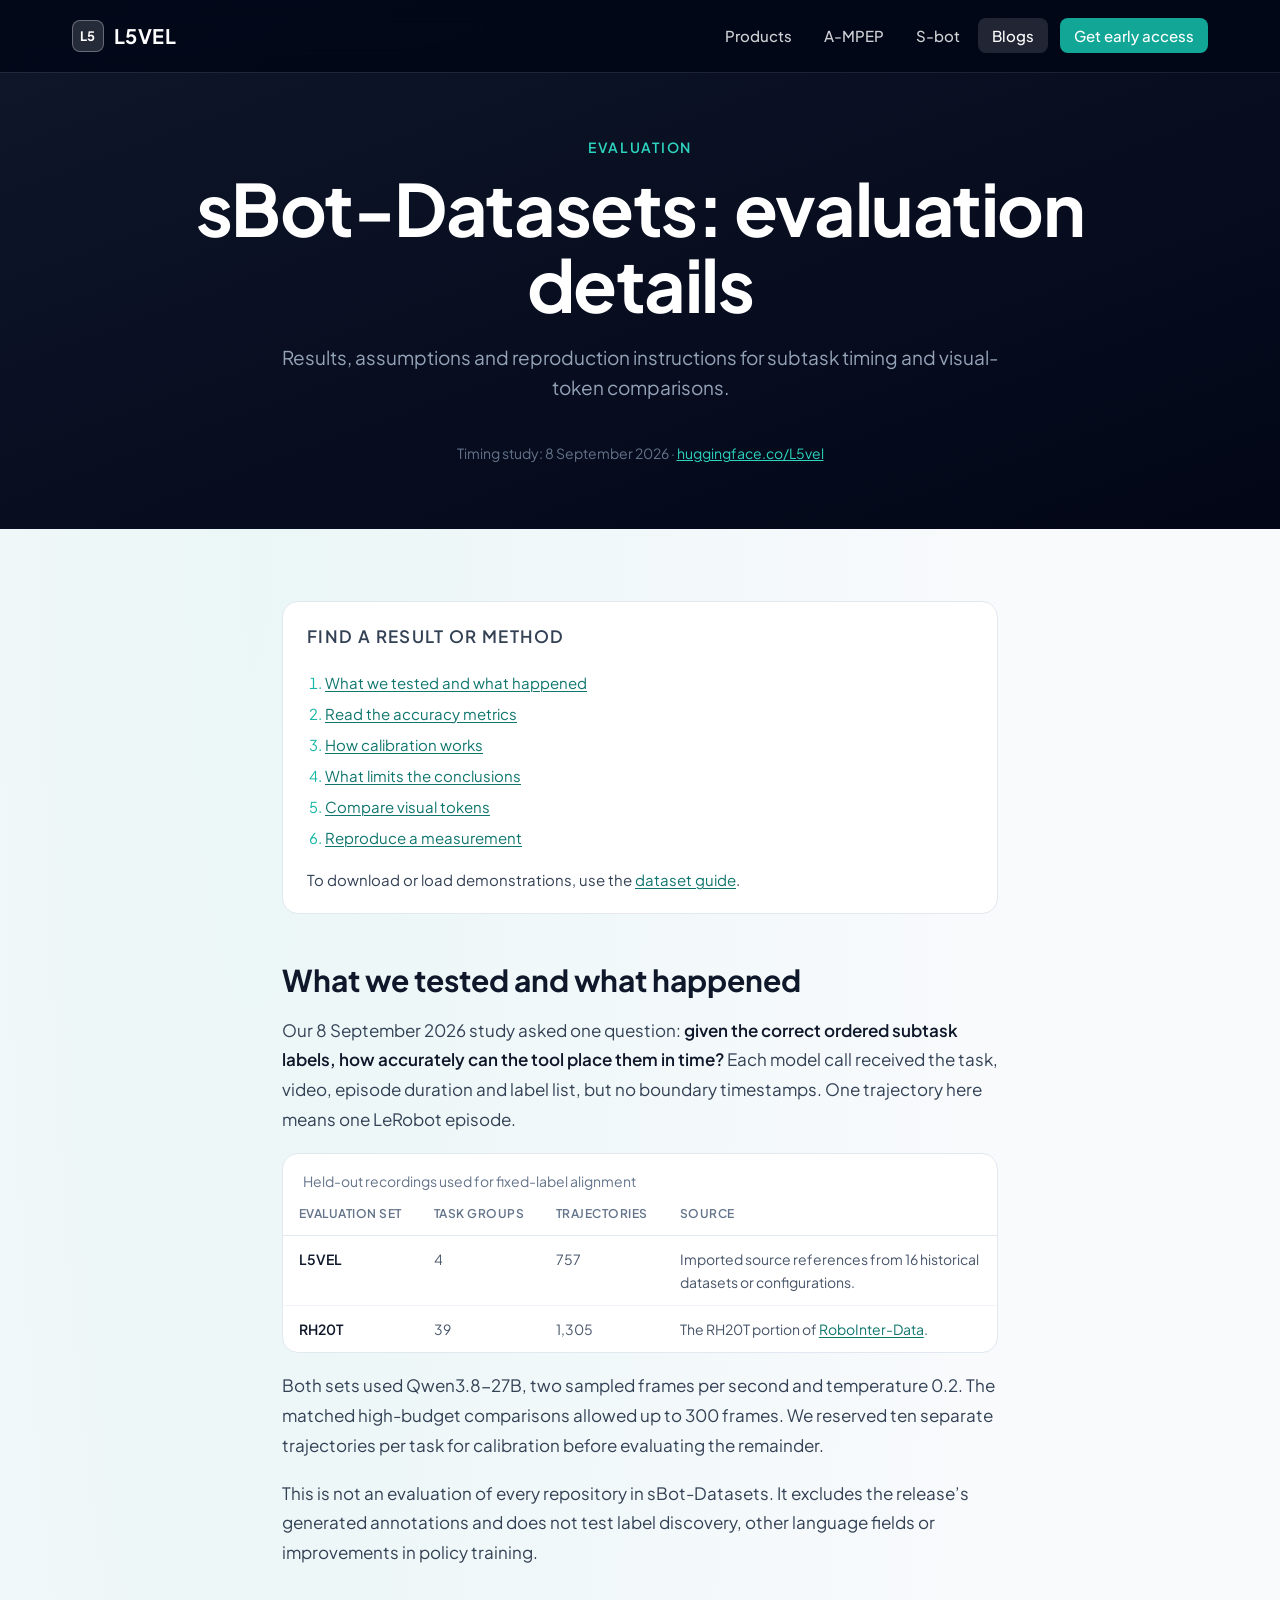
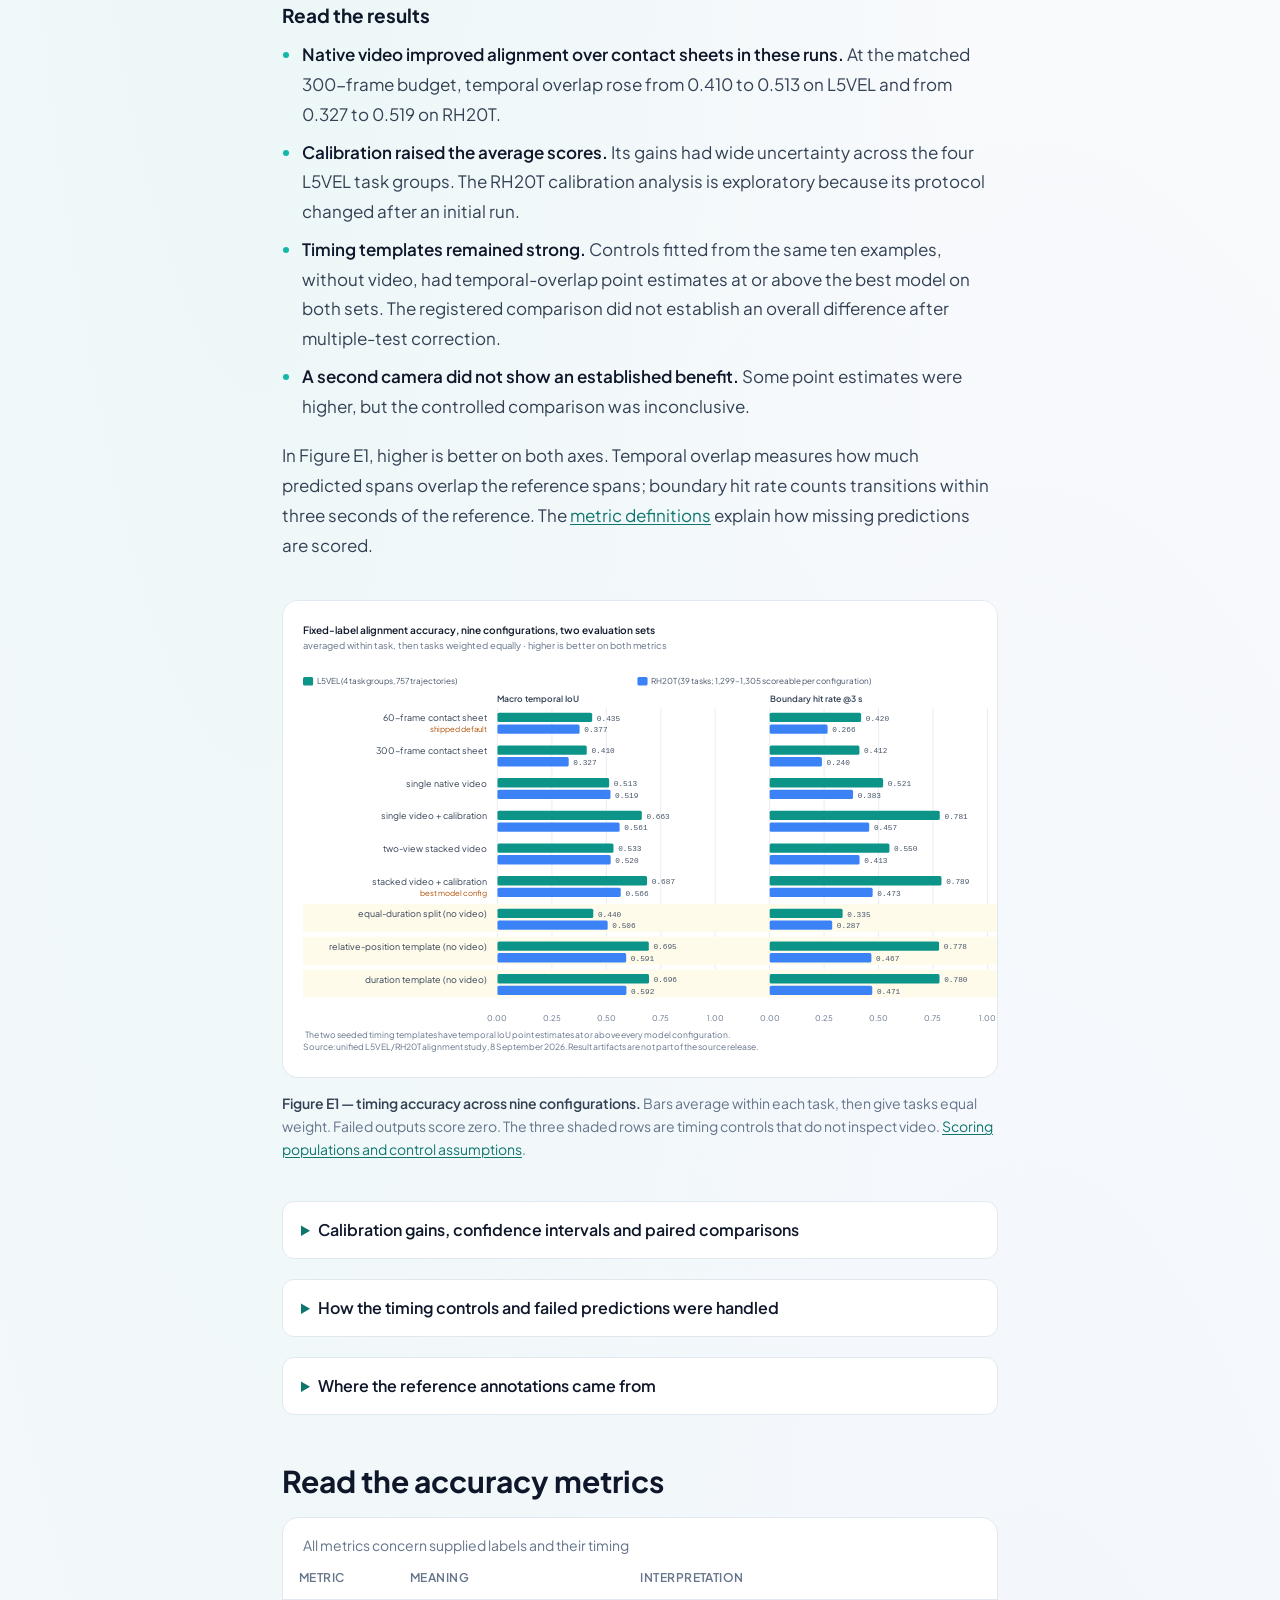
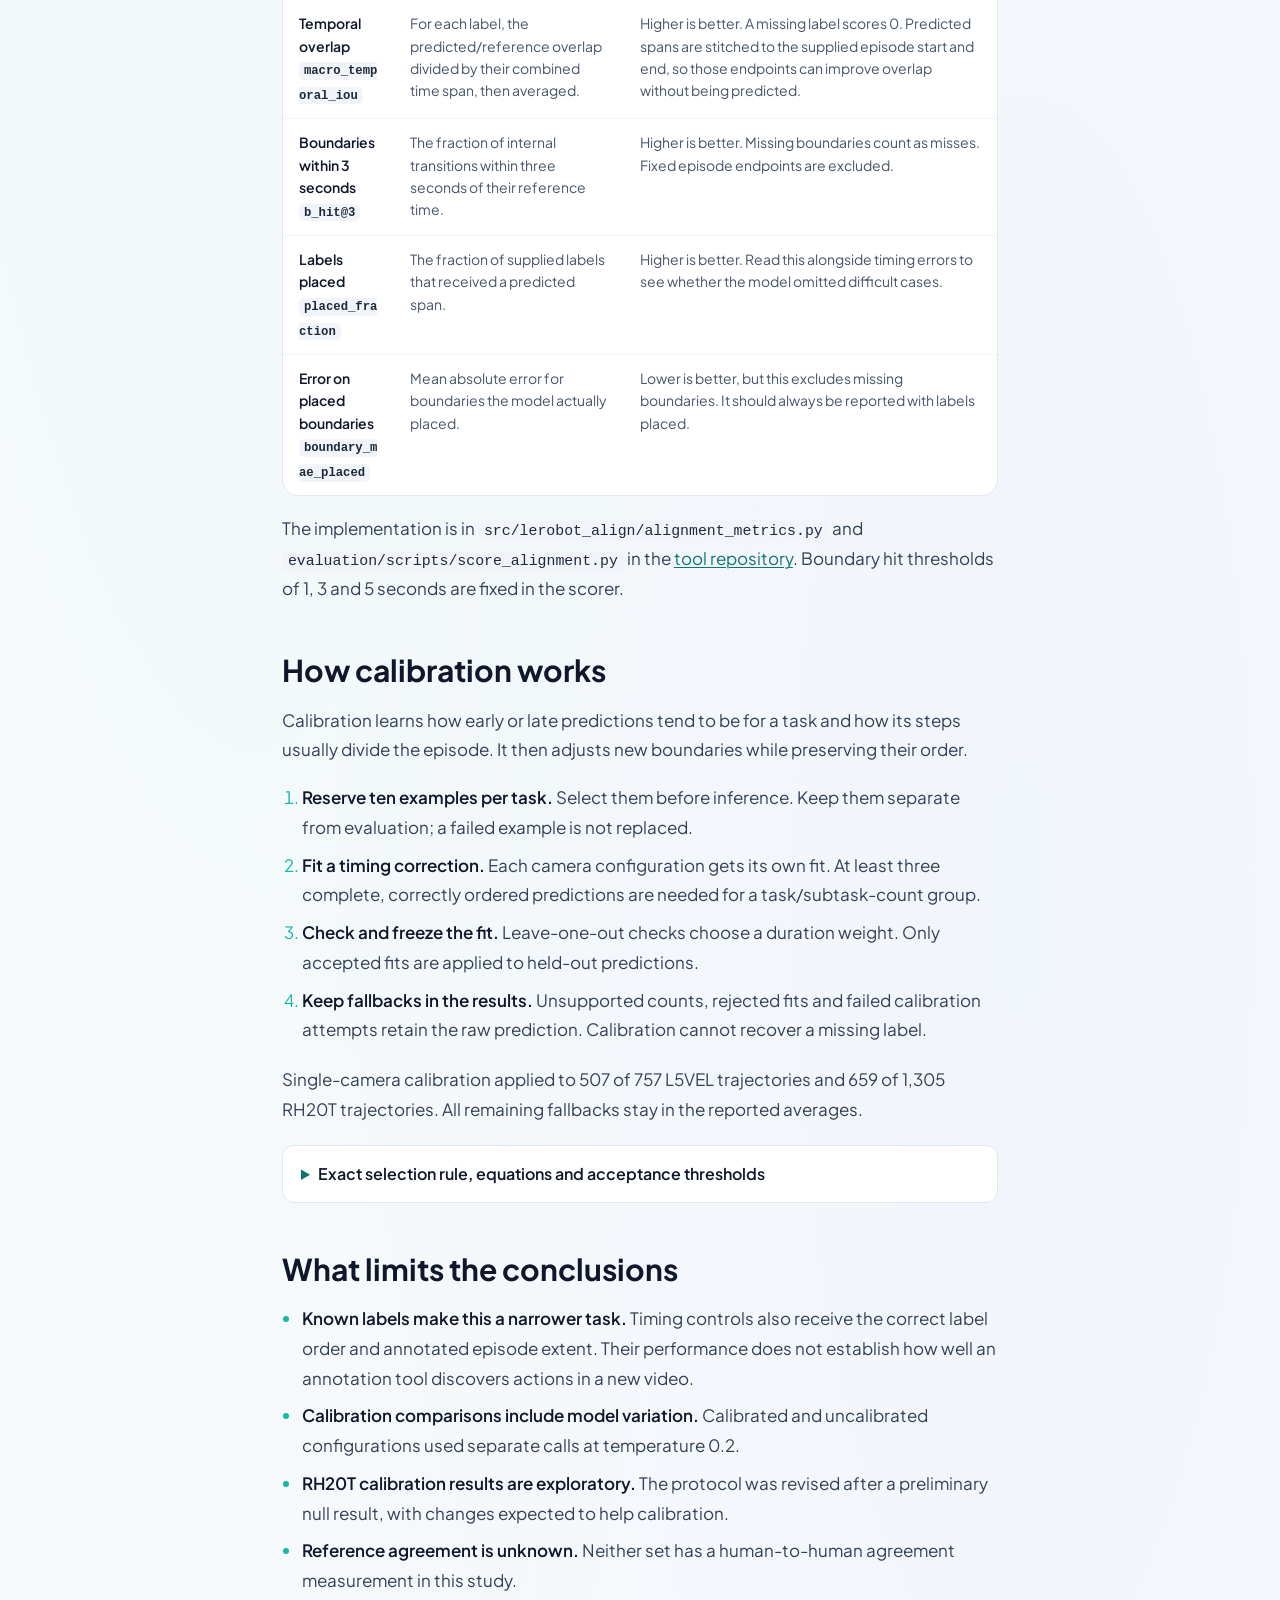
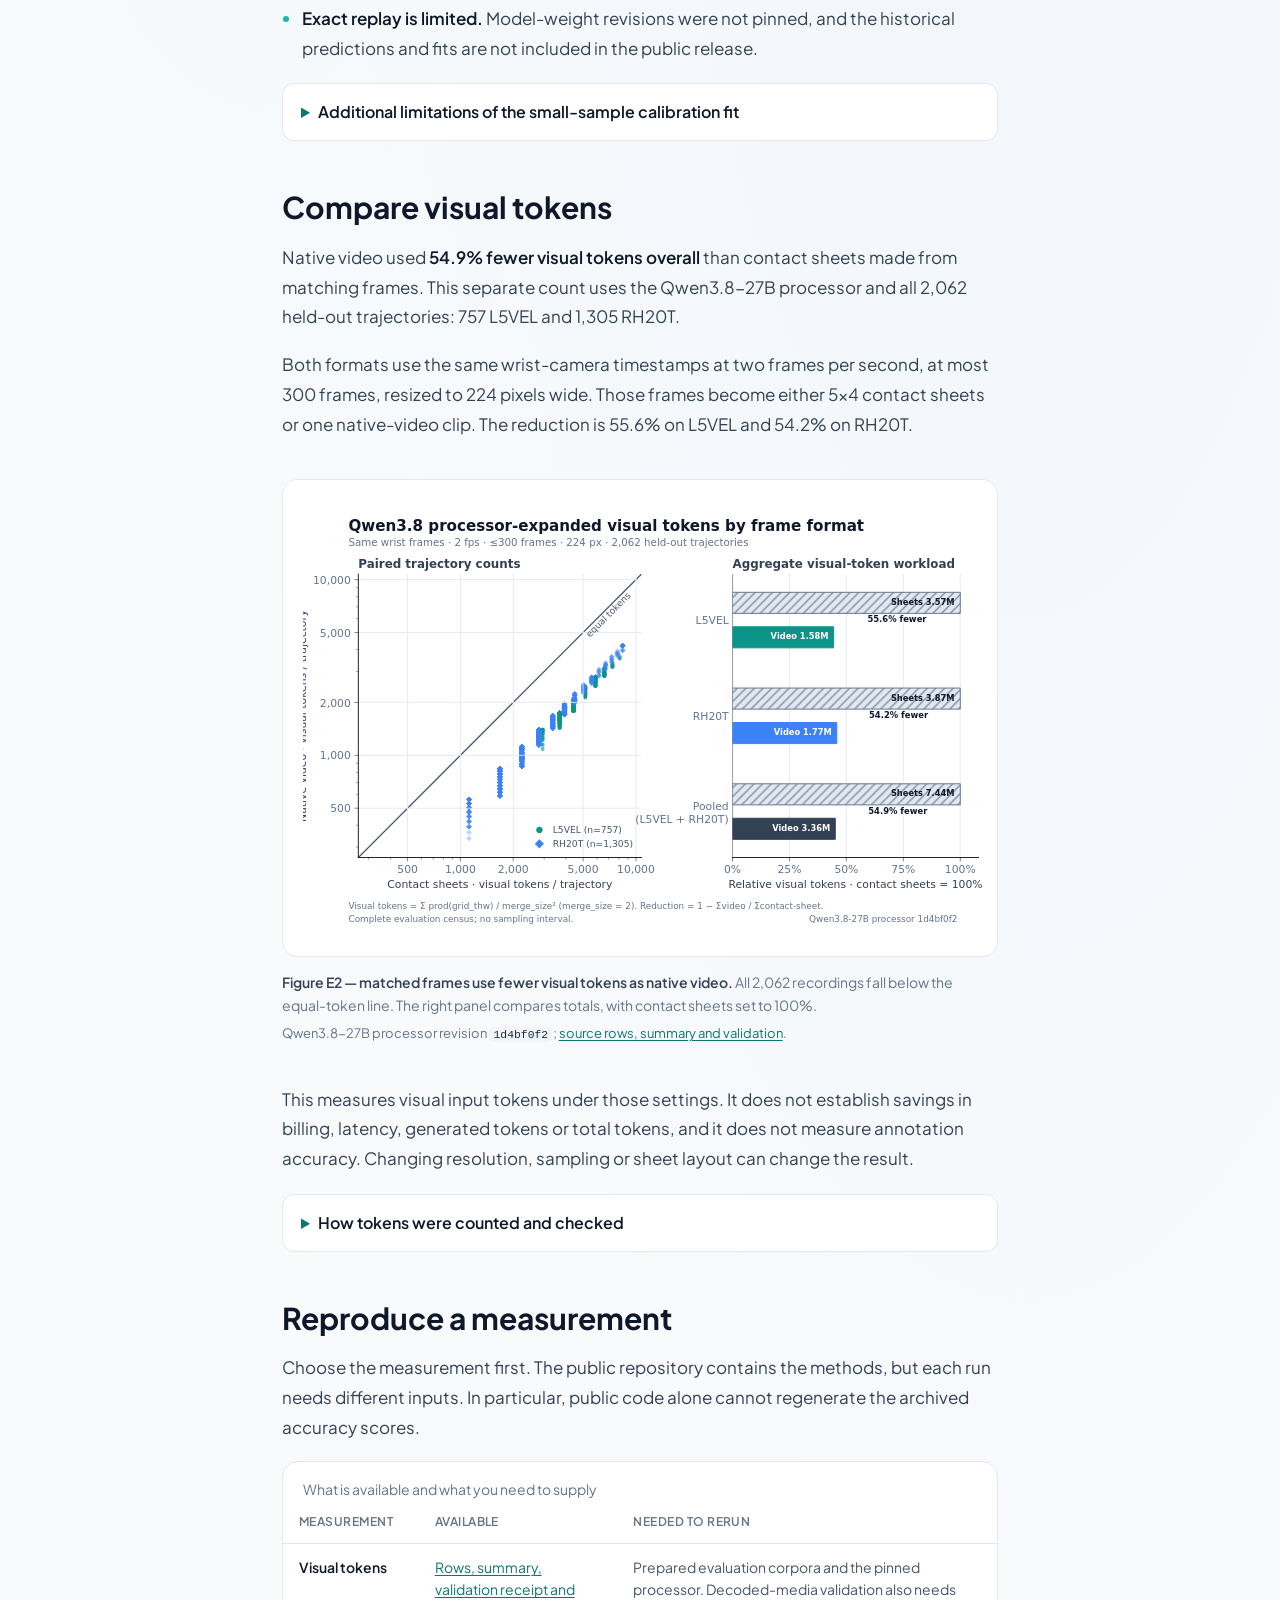
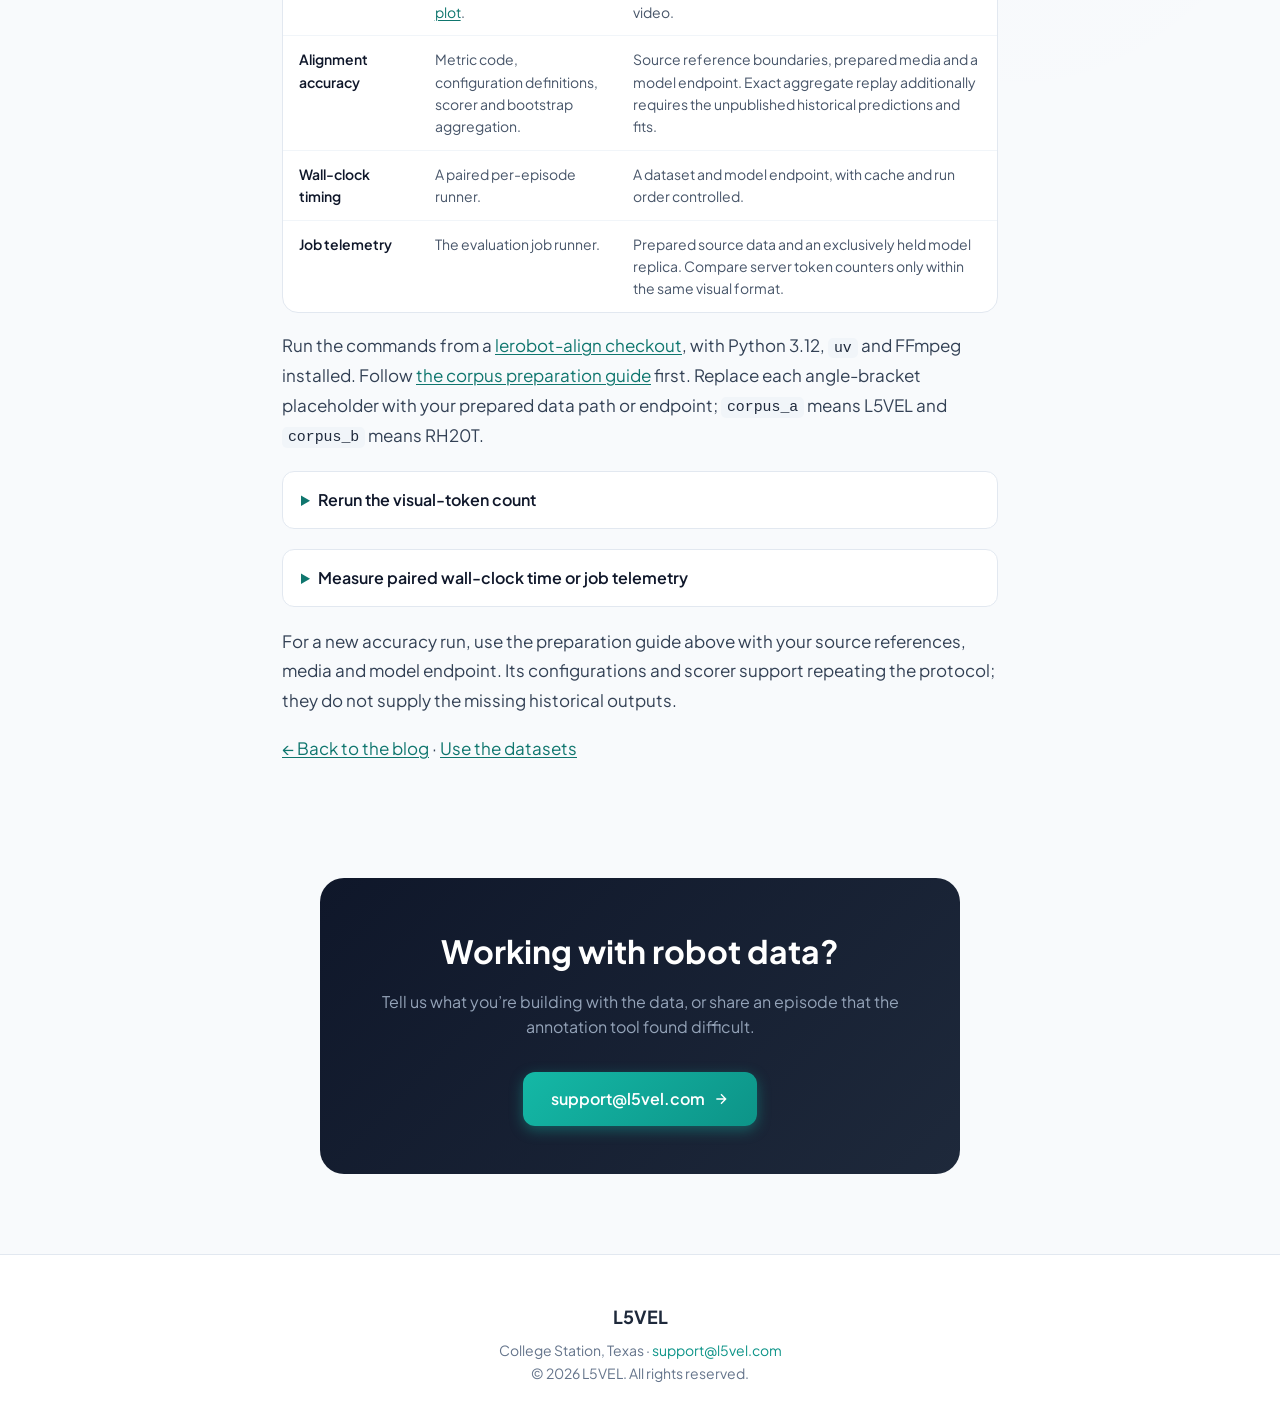
<file: blog/sbot-datasets/evaluation/index.html>
<!DOCTYPE html>
<html lang="en">
<head>
    <meta charset="UTF-8">
    <meta name="viewport" content="width=device-width, initial-scale=1.0">

    <title>sBot-Datasets: evaluation details | L5VEL</title>
    <meta name="description" content="Understand the sBot-Datasets timing study, calibration results, visual-token comparison and requirements for reproducing each measurement.">
    <link rel="canonical" href="https://l5vel.com/blog/sbot-datasets/evaluation/">
    <meta name="theme-color" content="#0f172a">
    <meta name="robots" content="index,follow">

    <meta property="og:type" content="article">
    <meta property="og:url" content="https://l5vel.com/blog/sbot-datasets/evaluation/">
    <meta property="og:title" content="sBot-Datasets: evaluation details | L5VEL">
    <meta property="og:description" content="Understand the sBot-Datasets timing study, calibration results, visual-token comparison and requirements for reproducing each measurement.">
    <meta property="og:image" content="https://l5vel.com/assets/img/blog/sbot-datasets/card.jpg">
    <meta name="twitter:card" content="summary_large_image">
    <meta name="twitter:title" content="sBot-Datasets: evaluation details | L5VEL">
    <meta name="twitter:description" content="Understand the sBot-Datasets timing study, calibration results, visual-token comparison and requirements for reproducing each measurement.">
    <meta name="twitter:image" content="https://l5vel.com/assets/img/blog/sbot-datasets/card.jpg">

    <link rel="icon" href="data:image/svg+xml,<svg xmlns='http://www.w3.org/2000/svg' viewBox='0 0 32 32'><rect width='32' height='32' rx='7' fill='%230f172a'/><text x='16' y='22' font-family='system-ui,sans-serif' font-size='15' font-weight='700' fill='%232dd4bf' text-anchor='middle'>L5</text></svg>">

    <link rel="preconnect" href="https://fonts.googleapis.com">
    <link rel="preconnect" href="https://fonts.gstatic.com" crossorigin>
    <link href="https://fonts.googleapis.com/css2?family=Plus+Jakarta+Sans:wght@400;500;600;700&display=swap" rel="stylesheet">
    <link rel="stylesheet" href="../../../assets/css/site.css">
</head>
<body>

    <a class="skip-link" href="#main">Skip to content</a>

    <header class="site-nav is-solid" id="siteNav">
        <div class="nav-inner">
            <a href="../../../index.html" class="logo">
                <span class="logo-mark" aria-hidden="true">L5</span>
                L5VEL
            </a>

            <nav aria-label="Main">
                <ul class="nav-links">
                    <li><a class="nav-link" href="../../../index.html#products">Products</a></li>
                    <li><a class="nav-link" href="../../../mpep/index.html">A-MPEP</a></li>
                    <li><a class="nav-link" href="../../../sbot/index.html">S-bot</a></li>
                    <li><a class="nav-link" href="../../index.html" aria-current="page">Blogs</a></li>
                    <li class="nav-cta-item"><a class="nav-link nav-cta" href="../../../index.html#contact">Get early access</a></li>
                </ul>
            </nav>
        </div>
    </header>

    <main id="main">

        <section class="prod-hero post-hero">
            <div class="prod-hero-inner">
                <p class="prod-eyebrow">Evaluation</p>
                <h1 class="prod-title">sBot-Datasets: evaluation details</h1>
                <p class="prod-lede">
                    Results, assumptions and reproduction instructions for subtask timing and visual-token comparisons.
                </p>
                <p class="post-byline">
                    Timing study: 8&nbsp;September&nbsp;2026 &middot;
                    <a href="https://huggingface.co/L5vel">huggingface.co/L5vel</a>
                </p>
            </div>
        </section>

        <div class="page-content">
            <div class="bg-gradient"></div>
            <div class="content-inner">

                <article class="article reference-guide">
                    <nav class="toc" aria-label="Evaluation contents">
                        <p class="toc-title">Find a result or method</p>
                        <ol>
                            <li><a href="#alignment-study">What we tested and what happened</a></li>
                            <li><a href="#metrics">Read the accuracy metrics</a></li>
                            <li><a href="#calibration">How calibration works</a></li>
                            <li><a href="#limitations">What limits the conclusions</a></li>
                            <li><a href="#visual-tokens">Compare visual tokens</a></li>
                            <li><a href="#reproducing">Reproduce a measurement</a></li>
                        </ol>
                        <p>To download or load demonstrations, use the <a href="../reference/index.html">dataset guide</a>.</p>
                    </nav>

                    <h2 id="alignment-study">What we tested and what happened</h2>
                    <p>
                        Our 8 September 2026 study asked one question: <strong>given the correct
                        ordered subtask labels, how accurately can the tool place them in time?</strong>
                        Each model call received the task, video, episode duration and label list,
                        but no boundary timestamps. One trajectory here means one LeRobot episode.
                    </p>
                    <div class="data-table-wrap" tabindex="0">
                        <table class="data-table reference-table">
                            <caption>Held-out recordings used for fixed-label alignment</caption>
                            <thead><tr><th scope="col">Evaluation set</th><th scope="col">Task groups</th><th scope="col">Trajectories</th><th scope="col">Source</th></tr></thead>
                            <tbody>
                                <tr><th scope="row">L5VEL</th><td>4</td><td>757</td><td>Imported source references from 16 historical datasets or configurations.</td></tr>
                                <tr><th scope="row">RH20T</th><td>39</td><td>1,305</td><td>The RH20T portion of <a href="https://huggingface.co/datasets/InternRobotics/RoboInter-Data">RoboInter-Data</a>.</td></tr>
                            </tbody>
                        </table>
                    </div>
                    <p>
                        Both sets used Qwen3.8-27B, two sampled frames per second and temperature 0.2.
                        The matched high-budget comparisons allowed up to 300 frames. We reserved ten
                        separate trajectories per task for calibration before evaluating the remainder.
                    </p>
                    <p>
                        This is not an evaluation of every repository in sBot-Datasets. It excludes
                        the release&rsquo;s generated annotations and does not test label discovery,
                        other language fields or improvements in policy training.
                    </p>

                    <h3>Read the results</h3>
                    <ul>
                        <li><strong>Native video improved alignment over contact sheets in these runs.</strong> At the matched 300-frame budget, temporal overlap rose from 0.410 to 0.513 on L5VEL and from 0.327 to 0.519 on RH20T.</li>
                        <li><strong>Calibration raised the average scores.</strong> Its gains had wide uncertainty across the four L5VEL task groups. The RH20T calibration analysis is exploratory because its protocol changed after an initial run.</li>
                        <li><strong>Timing templates remained strong.</strong> Controls fitted from the same ten examples, without video, had temporal-overlap point estimates at or above the best model on both sets. The registered comparison did not establish an overall difference after multiple-test correction.</li>
                        <li><strong>A second camera did not show an established benefit.</strong> Some point estimates were higher, but the controlled comparison was inconclusive.</li>
                    </ul>
                    <p>
                        In Figure E1, higher is better on both axes. Temporal overlap measures how much
                        predicted spans overlap the reference spans; boundary hit rate counts transitions
                        within three seconds of the reference. The <a href="#metrics">metric definitions</a>
                        explain how missing predictions are scored.
                    </p>
                    <figure class="figure">
                        <div class="figure-frame" tabindex="0">
                            <svg xmlns="http://www.w3.org/2000/svg" viewBox="0 0 900 560" width="900" height="560" role="img" aria-labelledby="evt evd" font-family="'Plus Jakarta Sans', system-ui, -apple-system, sans-serif"><title id="evt">Fixed-label alignment accuracy by configuration, on L5VEL and RH20T</title><desc id="evd">Two panels of horizontal bars. The left panel is macro temporal IoU; the right panel is boundary hit rate within 3 seconds. Each of nine configurations shows task-macro means over its configuration-specific scoreable trajectories, including failure penalties. L5VEL uses 757 trajectories for every bar; RH20T uses 1,299 to 1,305 configuration-trajectory rows depending on the configuration. The three lowest rows are timing controls that do not inspect video. All receive the annotated episode extent and place every supplied label. The seeded relative-position and duration controls learn from the fixed ten-example pool when at least three matching examples exist and otherwise use an equal-duration fallback. Their temporal-IoU point estimates are at or above every VLM configuration on both sets, while their boundary hit rates are similar to calibrated stacked video; this does not establish equivalence.</desc>
                                                        <text x="0" y="17" font-size="13" font-weight="600" fill="#0f172a">Fixed-label alignment accuracy, nine configurations, two evaluation sets</text>
                                                        <text x="0" y="36" font-size="12" fill="#64748b">averaged within task, then tasks weighted equally &#183; higher is better on both metrics</text>
                                                        <rect x="0" y="72" width="13" height="11" rx="2" fill="#0d9488"/>
                                                        <text x="18" y="81" font-size="10.5" fill="#475569">L5VEL (4 task groups, 757 trajectories)</text>
                                                        <rect x="430" y="72" width="13" height="11" rx="2" fill="#3b82f6"/>
                                                        <text x="448" y="81" font-size="10.5" fill="#475569">RH20T (39 tasks; 1,299&ndash;1,305 scoreable per configuration)</text>
                                                        <text x="250" y="104" font-size="11" font-weight="600" fill="#334155">Macro temporal IoU</text>
                                                        <line x1="250.0" y1="112" x2="250.0" y2="482" stroke="#e2e8f0"/>
                                                        <text x="250.0" y="514" font-size="10" fill="#64748b" text-anchor="middle">0.00</text>
                                                        <line x1="320.0" y1="112" x2="320.0" y2="482" stroke="#e2e8f0"/>
                                                        <text x="320.0" y="514" font-size="10" fill="#64748b" text-anchor="middle">0.25</text>
                                                        <line x1="390.0" y1="112" x2="390.0" y2="482" stroke="#e2e8f0"/>
                                                        <text x="390.0" y="514" font-size="10" fill="#64748b" text-anchor="middle">0.50</text>
                                                        <line x1="460.0" y1="112" x2="460.0" y2="482" stroke="#e2e8f0"/>
                                                        <text x="460.0" y="514" font-size="10" fill="#64748b" text-anchor="middle">0.75</text>
                                                        <line x1="530.0" y1="112" x2="530.0" y2="482" stroke="#e2e8f0"/>
                                                        <text x="530.0" y="514" font-size="10" fill="#64748b" text-anchor="middle">1.00</text>
                                                        <text x="600" y="104" font-size="11" font-weight="600" fill="#334155">Boundary hit rate @3 s</text>
                                                        <line x1="600.0" y1="112" x2="600.0" y2="482" stroke="#e2e8f0"/>
                                                        <text x="600.0" y="514" font-size="10" fill="#64748b" text-anchor="middle">0.00</text>
                                                        <line x1="670.0" y1="112" x2="670.0" y2="482" stroke="#e2e8f0"/>
                                                        <text x="670.0" y="514" font-size="10" fill="#64748b" text-anchor="middle">0.25</text>
                                                        <line x1="740.0" y1="112" x2="740.0" y2="482" stroke="#e2e8f0"/>
                                                        <text x="740.0" y="514" font-size="10" fill="#64748b" text-anchor="middle">0.50</text>
                                                        <line x1="810.0" y1="112" x2="810.0" y2="482" stroke="#e2e8f0"/>
                                                        <text x="810.0" y="514" font-size="10" fill="#64748b" text-anchor="middle">0.75</text>
                                                        <line x1="880.0" y1="112" x2="880.0" y2="482" stroke="#e2e8f0"/>
                                                        <text x="880.0" y="514" font-size="10" fill="#64748b" text-anchor="middle">1.00</text>
                                                        <text x="236" y="129" font-size="11.5" fill="#334155" text-anchor="end">60-frame contact sheet</text>
                                                        <text x="236" y="143" font-size="10" fill="#b45309" text-anchor="end">shipped default</text>
                                                        <rect x="250" y="118" width="121.8" height="12" rx="2" fill="#0d9488"/>
                                                        <rect x="250" y="133" width="105.6" height="12" rx="2" fill="#3b82f6"/>
                                                        <text x="377.8" y="128" font-size="10" fill="#475569" font-family="ui-monospace, SFMono-Regular, Menlo, monospace">0.435</text>
                                                        <text x="361.6" y="143" font-size="10" fill="#475569" font-family="ui-monospace, SFMono-Regular, Menlo, monospace">0.377</text>
                                                        <rect x="600" y="118" width="117.6" height="12" rx="2" fill="#0d9488"/>
                                                        <rect x="600" y="133" width="74.5" height="12" rx="2" fill="#3b82f6"/>
                                                        <text x="723.6" y="128" font-size="10" fill="#475569" font-family="ui-monospace, SFMono-Regular, Menlo, monospace">0.420</text>
                                                        <text x="680.5" y="143" font-size="10" fill="#475569" font-family="ui-monospace, SFMono-Regular, Menlo, monospace">0.266</text>
                                                        <text x="236" y="171" font-size="11.5" fill="#334155" text-anchor="end">300-frame contact sheet</text>
                                                        <rect x="250" y="160" width="114.8" height="12" rx="2" fill="#0d9488"/>
                                                        <rect x="250" y="175" width="91.6" height="12" rx="2" fill="#3b82f6"/>
                                                        <text x="370.8" y="170" font-size="10" fill="#475569" font-family="ui-monospace, SFMono-Regular, Menlo, monospace">0.410</text>
                                                        <text x="347.6" y="185" font-size="10" fill="#475569" font-family="ui-monospace, SFMono-Regular, Menlo, monospace">0.327</text>
                                                        <rect x="600" y="160" width="115.4" height="12" rx="2" fill="#0d9488"/>
                                                        <rect x="600" y="175" width="67.2" height="12" rx="2" fill="#3b82f6"/>
                                                        <text x="721.4" y="170" font-size="10" fill="#475569" font-family="ui-monospace, SFMono-Regular, Menlo, monospace">0.412</text>
                                                        <text x="673.2" y="185" font-size="10" fill="#475569" font-family="ui-monospace, SFMono-Regular, Menlo, monospace">0.240</text>
                                                        <text x="236" y="213" font-size="11.5" fill="#334155" text-anchor="end">single native video</text>
                                                        <rect x="250" y="202" width="143.6" height="12" rx="2" fill="#0d9488"/>
                                                        <rect x="250" y="217" width="145.3" height="12" rx="2" fill="#3b82f6"/>
                                                        <text x="399.6" y="212" font-size="10" fill="#475569" font-family="ui-monospace, SFMono-Regular, Menlo, monospace">0.513</text>
                                                        <text x="401.3" y="227" font-size="10" fill="#475569" font-family="ui-monospace, SFMono-Regular, Menlo, monospace">0.519</text>
                                                        <rect x="600" y="202" width="145.9" height="12" rx="2" fill="#0d9488"/>
                                                        <rect x="600" y="217" width="107.2" height="12" rx="2" fill="#3b82f6"/>
                                                        <text x="751.9" y="212" font-size="10" fill="#475569" font-family="ui-monospace, SFMono-Regular, Menlo, monospace">0.521</text>
                                                        <text x="713.2" y="227" font-size="10" fill="#475569" font-family="ui-monospace, SFMono-Regular, Menlo, monospace">0.383</text>
                                                        <text x="236" y="255" font-size="11.5" fill="#334155" text-anchor="end">single video + calibration</text>
                                                        <rect x="250" y="244" width="185.6" height="12" rx="2" fill="#0d9488"/>
                                                        <rect x="250" y="259" width="157.1" height="12" rx="2" fill="#3b82f6"/>
                                                        <text x="441.6" y="254" font-size="10" fill="#475569" font-family="ui-monospace, SFMono-Regular, Menlo, monospace">0.663</text>
                                                        <text x="413.1" y="269" font-size="10" fill="#475569" font-family="ui-monospace, SFMono-Regular, Menlo, monospace">0.561</text>
                                                        <rect x="600" y="244" width="218.7" height="12" rx="2" fill="#0d9488"/>
                                                        <rect x="600" y="259" width="128.0" height="12" rx="2" fill="#3b82f6"/>
                                                        <text x="824.7" y="254" font-size="10" fill="#475569" font-family="ui-monospace, SFMono-Regular, Menlo, monospace">0.781</text>
                                                        <text x="734.0" y="269" font-size="10" fill="#475569" font-family="ui-monospace, SFMono-Regular, Menlo, monospace">0.457</text>
                                                        <text x="236" y="297" font-size="11.5" fill="#334155" text-anchor="end">two-view stacked video</text>
                                                        <rect x="250" y="286" width="149.2" height="12" rx="2" fill="#0d9488"/>
                                                        <rect x="250" y="301" width="145.6" height="12" rx="2" fill="#3b82f6"/>
                                                        <text x="405.2" y="296" font-size="10" fill="#475569" font-family="ui-monospace, SFMono-Regular, Menlo, monospace">0.533</text>
                                                        <text x="401.6" y="311" font-size="10" fill="#475569" font-family="ui-monospace, SFMono-Regular, Menlo, monospace">0.520</text>
                                                        <rect x="600" y="286" width="154.0" height="12" rx="2" fill="#0d9488"/>
                                                        <rect x="600" y="301" width="115.6" height="12" rx="2" fill="#3b82f6"/>
                                                        <text x="760.0" y="296" font-size="10" fill="#475569" font-family="ui-monospace, SFMono-Regular, Menlo, monospace">0.550</text>
                                                        <text x="721.6" y="311" font-size="10" fill="#475569" font-family="ui-monospace, SFMono-Regular, Menlo, monospace">0.413</text>
                                                        <text x="236" y="339" font-size="11.5" fill="#334155" text-anchor="end">stacked video + calibration</text>
                                                        <text x="236" y="353" font-size="10" fill="#b45309" text-anchor="end">best model config</text>
                                                        <rect x="250" y="328" width="192.4" height="12" rx="2" fill="#0d9488"/>
                                                        <rect x="250" y="343" width="158.5" height="12" rx="2" fill="#3b82f6"/>
                                                        <text x="448.4" y="338" font-size="10" fill="#475569" font-family="ui-monospace, SFMono-Regular, Menlo, monospace">0.687</text>
                                                        <text x="414.5" y="353" font-size="10" fill="#475569" font-family="ui-monospace, SFMono-Regular, Menlo, monospace">0.566</text>
                                                        <rect x="600" y="328" width="220.9" height="12" rx="2" fill="#0d9488"/>
                                                        <rect x="600" y="343" width="132.4" height="12" rx="2" fill="#3b82f6"/>
                                                        <text x="826.9" y="338" font-size="10" fill="#475569" font-family="ui-monospace, SFMono-Regular, Menlo, monospace">0.789</text>
                                                        <text x="738.4" y="353" font-size="10" fill="#475569" font-family="ui-monospace, SFMono-Regular, Menlo, monospace">0.473</text>
                                                        <rect x="0" y="364" width="900" height="36" fill="#fffbeb"/>
                                                        <text x="236" y="381" font-size="11.5" fill="#334155" text-anchor="end">equal-duration split (no video)</text>
                                                        <rect x="250" y="370" width="123.2" height="12" rx="2" fill="#0d9488"/>
                                                        <rect x="250" y="385" width="141.7" height="12" rx="2" fill="#3b82f6"/>
                                                        <text x="379.2" y="380" font-size="10" fill="#475569" font-family="ui-monospace, SFMono-Regular, Menlo, monospace">0.440</text>
                                                        <text x="397.7" y="395" font-size="10" fill="#475569" font-family="ui-monospace, SFMono-Regular, Menlo, monospace">0.506</text>
                                                        <rect x="600" y="370" width="93.8" height="12" rx="2" fill="#0d9488"/>
                                                        <rect x="600" y="385" width="80.4" height="12" rx="2" fill="#3b82f6"/>
                                                        <text x="699.8" y="380" font-size="10" fill="#475569" font-family="ui-monospace, SFMono-Regular, Menlo, monospace">0.335</text>
                                                        <text x="686.4" y="395" font-size="10" fill="#475569" font-family="ui-monospace, SFMono-Regular, Menlo, monospace">0.287</text>
                                                        <rect x="0" y="406" width="900" height="36" fill="#fffbeb"/>
                                                        <text x="236" y="423" font-size="11.5" fill="#334155" text-anchor="end">relative-position template (no video)</text>
                                                        <rect x="250" y="412" width="194.6" height="12" rx="2" fill="#0d9488"/>
                                                        <rect x="250" y="427" width="165.5" height="12" rx="2" fill="#3b82f6"/>
                                                        <text x="450.6" y="422" font-size="10" fill="#475569" font-family="ui-monospace, SFMono-Regular, Menlo, monospace">0.695</text>
                                                        <text x="421.5" y="437" font-size="10" fill="#475569" font-family="ui-monospace, SFMono-Regular, Menlo, monospace">0.591</text>
                                                        <rect x="600" y="412" width="217.8" height="12" rx="2" fill="#0d9488"/>
                                                        <rect x="600" y="427" width="130.8" height="12" rx="2" fill="#3b82f6"/>
                                                        <text x="823.8" y="422" font-size="10" fill="#475569" font-family="ui-monospace, SFMono-Regular, Menlo, monospace">0.778</text>
                                                        <text x="736.8" y="437" font-size="10" fill="#475569" font-family="ui-monospace, SFMono-Regular, Menlo, monospace">0.467</text>
                                                        <rect x="0" y="448" width="900" height="36" fill="#fffbeb"/>
                                                        <text x="236" y="465" font-size="11.5" fill="#334155" text-anchor="end">duration template (no video)</text>
                                                        <rect x="250" y="454" width="194.9" height="12" rx="2" fill="#0d9488"/>
                                                        <rect x="250" y="469" width="165.8" height="12" rx="2" fill="#3b82f6"/>
                                                        <text x="450.9" y="464" font-size="10" fill="#475569" font-family="ui-monospace, SFMono-Regular, Menlo, monospace">0.696</text>
                                                        <text x="421.8" y="479" font-size="10" fill="#475569" font-family="ui-monospace, SFMono-Regular, Menlo, monospace">0.592</text>
                                                        <rect x="600" y="454" width="218.4" height="12" rx="2" fill="#0d9488"/>
                                                        <rect x="600" y="469" width="131.9" height="12" rx="2" fill="#3b82f6"/>
                                                        <text x="824.4" y="464" font-size="10" fill="#475569" font-family="ui-monospace, SFMono-Regular, Menlo, monospace">0.780</text>
                                                        <text x="737.9" y="479" font-size="10" fill="#475569" font-family="ui-monospace, SFMono-Regular, Menlo, monospace">0.471</text>
                                                        <text x="2" y="536" font-size="11" fill="#64748b">The two seeded timing templates have temporal IoU point estimates at or above every model configuration.</text>
                                                        <text x="0" y="552" font-size="11" fill="#64748b">Source: unified L5VEL/RH20T alignment study, 8 September 2026. Result artifacts are not part of the source release.</text>
                                                        </svg>
                        </div>
                        <table class="visually-hidden">
                            <caption>Values plotted in Figure E1</caption>
                            <thead><tr><th>Configuration</th><th>L5VEL tIoU</th><th>L5VEL B@3</th><th>RH20T tIoU</th><th>RH20T B@3</th></tr></thead>
                            <tbody>
                                <tr><th>60-frame contact sheet</th><td>0.435</td><td>0.420</td><td>0.377</td><td>0.266</td></tr>
                                <tr><th>300-frame contact sheet</th><td>0.410</td><td>0.412</td><td>0.327</td><td>0.240</td></tr>
                                <tr><th>Single native video</th><td>0.513</td><td>0.521</td><td>0.519</td><td>0.383</td></tr>
                                <tr><th>Single video with calibration</th><td>0.663</td><td>0.781</td><td>0.561</td><td>0.457</td></tr>
                                <tr><th>Two-view stacked video</th><td>0.533</td><td>0.550</td><td>0.520</td><td>0.413</td></tr>
                                <tr><th>Stacked video with calibration</th><td>0.687</td><td>0.789</td><td>0.566</td><td>0.473</td></tr>
                                <tr><th>Equal-duration split</th><td>0.440</td><td>0.335</td><td>0.506</td><td>0.287</td></tr>
                                <tr><th>Relative-position template</th><td>0.695</td><td>0.778</td><td>0.591</td><td>0.467</td></tr>
                                <tr><th>Duration template</th><td>0.696</td><td>0.780</td><td>0.592</td><td>0.471</td></tr>
                            </tbody>
                        </table>
                        <figcaption><b>Figure E1 &mdash; timing accuracy across nine configurations.</b> Bars average within each task, then give tasks equal weight. Failed outputs score zero. The three shaded rows are timing controls that do not inspect video. <a href="#scoring-details">Scoring populations and control assumptions</a>.</figcaption>
                    </figure>
                    <details class="reference-details">
                        <summary>Calibration gains, confidence intervals and paired comparisons</summary>
                        <div class="data-table-wrap" tabindex="0">
<table class="data-table">
<caption>Calibration contrasts in the unified study. Temporal-IoU gains
                                compare scoreable pairs; 95% intervals resample task groups.</caption>
<thead>
<tr>
<th scope="col">Evaluation set</th>
<th scope="col">Video input</th>
<th class="num" scope="col">tIoU before</th>
<th class="num" scope="col">tIoU after</th>
<th class="num" scope="col">Paired gain (95% CI)</th>
<th class="num" scope="col">Boundaries within 3 s</th>
</tr>
</thead>
<tbody>
<tr>
<th scope="row">L5VEL, 4 task groups</th>
<td>single camera</td>
<td class="num">0.513</td>
<td class="num">0.663</td>
<td class="num">+0.150 (0.034–0.230)</td>
<td class="num">52.1% → 78.1%</td>
</tr>
<tr>
<th scope="row">L5VEL, 4 task groups</th>
<td>two views</td>
<td class="num">0.533</td>
<td class="num">0.687</td>
<td class="num">+0.155 (0.032–0.279)</td>
<td class="num">55.0% → 78.9%</td>
</tr>
<tr>
<th scope="row">RH20T, 39 task groups</th>
<td>single camera</td>
<td class="num">0.519</td>
<td class="num">0.561</td>
<td class="num">+0.042 (0.021–0.065)</td>
<td class="num">38.3% → 45.7%</td>
</tr>
<tr>
<th scope="row">RH20T, 39 task groups</th>
<td>two views</td>
<td class="num">0.520</td>
<td class="num">0.566</td>
<td class="num">+0.047 (0.026–0.070)</td>
<td class="num">41.3% → 47.3%</td>
</tr>
</tbody>
</table>
</div>
                        <p>
                            The paired gains can differ from subtracting the rounded chart values:
                            each contrast uses the trajectories scoreable in both configurations.
                            The intervals resample task groups.
                        </p>
                        <ul>
<li>
<b>Native video was stronger than contact sheets in these runs.</b> At the
                            matched 300-frame budget, single-camera video scored 0.513 versus 0.410
                            for contact sheets on L5VEL, and 0.519 versus 0.327 on RH20T. The paired gains
                            were 0.103 (95% CI 0.042–0.183) and 0.192
                            (0.160–0.224), and both survived the Holm correction. On RH20T, 4.5%
                            of video outputs failed or were unscoreable, compared with 28.2% for the
                            300-frame sheets. The shipped 60-frame sheet result is shown separately in
                            Figure E1 because its input budget is smaller.
                        </li>
<li>
<b>Calibration improved timing on both sets.</b> The table above shows gains
                            of 0.150 and 0.155 on the L5VEL task groups, and 0.042 and 0.047 on RH20T.
                            Both RH20T effects survived the planned 24-test Holm correction. The larger
                            L5VEL effects did not: with only four independent task groups, their
                            uncertainty is much wider than for the 39-task RH20T analysis.
                        </li>
<li>
<b>The ten examples transfer less reliably on RH20T.</b> Among calibration
                            groups accepted by the fitter, reference boundary positions varied by about
                            7.6–8.0% of episode duration on RH20T, compared with 2.4% on L5VEL.
                            The calibration-to-evaluation timing shift
                            was about 4.4–4.5% on RH20T and 0.9% on L5VEL. An exact copy of a held-out
                            trajectory’s ordered label sequence appeared among the ten examples for only
                            9.7% of RH20T trajectories, compared with 94.5% on L5VEL. This weaker coverage
                            and less stable timing are consistent with the smaller RH20T gain; the
                            study cannot separate task diversity, annotation policy
                            and camera observability into individual causes.
                        </li>
<li>
<b>The seeded timing controls matched the best model on temporal IoU.</b>
                            One control places boundaries at the median relative positions in matching
                            examples. The other takes their median relative segment durations, normalizes
                            them to fill the episode and accumulates them. They scored 0.695/0.696 on
                            L5VEL and 0.591/0.592 on RH20T, compared with 0.687 and 0.566 for calibrated
                            two-view video. These are temporal-IoU point estimates, not a win on every
                            metric: on RH20T the calibrated model’s three-second boundary hit rate was
                            0.473, slightly above the duration control’s 0.471. The registered comparison
                            did not establish an overall difference after multiple-test correction.
                        </li>
<li>
<b>We did not establish a benefit from a second camera view.</b> The controlled
                            comparison used uncalibrated single- and two-view inputs. The two-view point
                            estimates were sometimes higher, but the evidence was inconclusive.
                        </li>
</ul>
                    </details>
                    <details class="reference-details" id="scoring-details">
                        <summary>How the timing controls and failed predictions were handled</summary>
                        <p>
                            A missing predicted span scores zero overlap and its boundary counts as
                            a miss. Missing spans can result from omitted labels, invalid timestamps
                            or an ordering check rejecting a colliding span. These failures stay in
                            the averages; they do not mean a reference label was deleted from the
                            source dataset.
                        </p>
                        <p>
                            A repeated-label ambiguity made 23 RH20T configuration/trajectory pairs
                            unscoreable: six for each single-video configuration, four for each
                            two-view configuration and three for 300-frame contact sheets. Each
                            comparison uses trajectories scoreable in both configurations. L5VEL
                            has 757 scoreable trajectories in every configuration; RH20T has
                            1,299&ndash;1,305. Scores average within each task, then weight tasks equally.
                        </p>
                        <p>
                            The three timing controls receive the correct label order and annotated
                            episode start and end, and always return every label. One divides the
                            episode equally. The two seeded controls learn relative boundary positions
                            or segment durations from the same ten examples used by calibration.
                            With fewer than three matching examples, they use equal durations instead;
                            that fallback covers 62 L5VEL and 253 RH20T evaluation trajectories.
                        </p>
                        <p>
                            These controls test whether video adds information beyond the timing
                            pattern in the examples. They cannot discover which actions happened
                            in a new recording.
                        </p>
                    </details>
                    <details class="reference-details">
                        <summary>Where the reference annotations came from</summary>
                        <p>
                            L5VEL uses only imported source references, excluding the generated
                            collection components. Their original authorship and human verification
                            are not established by the import records. RoboInter&rsquo;s
                            <a href="https://github.com/InternRobotics/RoboInter/blob/main/RoboInterTools/README.md">published
                            workflow</a> describes ChatGPT preannotation followed by human clip
                            segmentation, cross-checking and sampling-based validation. It does not
                            report annotator agreement or detailed acceptance statistics.
                        </p>
                    </details>

                    <h2 id="metrics">Read the accuracy metrics</h2>
                    <div class="data-table-wrap" tabindex="0">
                        <table class="data-table reference-table">
                            <caption>All metrics concern supplied labels and their timing</caption>
                            <thead><tr><th scope="col">Metric</th><th scope="col">Meaning</th><th scope="col">Interpretation</th></tr></thead>
                            <tbody>
                                <tr><th scope="row">Temporal overlap<br><code>macro_temporal_iou</code></th><td>For each label, the predicted/reference overlap divided by their combined time span, then averaged.</td><td>Higher is better. A missing label scores 0. Predicted spans are stitched to the supplied episode start and end, so those endpoints can improve overlap without being predicted.</td></tr>
                                <tr><th scope="row">Boundaries within 3 seconds<br><code>b_hit@3</code></th><td>The fraction of internal transitions within three seconds of their reference time.</td><td>Higher is better. Missing boundaries count as misses. Fixed episode endpoints are excluded.</td></tr>
                                <tr><th scope="row">Labels placed<br><code>placed_fraction</code></th><td>The fraction of supplied labels that received a predicted span.</td><td>Higher is better. Read this alongside timing errors to see whether the model omitted difficult cases.</td></tr>
                                <tr><th scope="row">Error on placed boundaries<br><code>boundary_mae_placed</code></th><td>Mean absolute error for boundaries the model actually placed.</td><td>Lower is better, but this excludes missing boundaries. It should always be reported with labels placed.</td></tr>
                            </tbody>
                        </table>
                    </div>
                    <p>
                        The implementation is in <code>src/lerobot_align/alignment_metrics.py</code>
                        and <code>evaluation/scripts/score_alignment.py</code> in the
                        <a href="https://github.com/l5vel/lerobot-align">tool repository</a>.
                        Boundary hit thresholds of 1, 3 and 5 seconds are fixed in the scorer.
                    </p>

                    <h2 id="calibration">How calibration works</h2>
                    <p>
                        Calibration learns how early or late predictions tend to be for a task and
                        how its steps usually divide the episode. It then adjusts new boundaries
                        while preserving their order.
                    </p>
                    <ol>
                        <li><strong>Reserve ten examples per task.</strong> Select them before inference. Keep them separate from evaluation; a failed example is not replaced.</li>
                        <li><strong>Fit a timing correction.</strong> Each camera configuration gets its own fit. At least three complete, correctly ordered predictions are needed for a task/subtask-count group.</li>
                        <li><strong>Check and freeze the fit.</strong> Leave-one-out checks choose a duration weight. Only accepted fits are applied to held-out predictions.</li>
                        <li><strong>Keep fallbacks in the results.</strong> Unsupported counts, rejected fits and failed calibration attempts retain the raw prediction. Calibration cannot recover a missing label.</li>
                    </ol>
                    <p>
                        Single-camera calibration applied to 507 of 757 L5VEL trajectories and 659 of
                        1,305 RH20T trajectories. All remaining fallbacks stay in the reported averages.
                    </p>
                    <details class="reference-details">
                        <summary>Exact selection rule, equations and acceptance thresholds</summary>

<p>
                        L5VEL and RH20T use the same evaluator. The repository retains
                        <code>corpus_a</code> and <code>corpus_b</code> as internal keys for L5VEL and
                        RH20T, respectively; those names are not separate methods. For each task, the
                        preparer sorts SHA-256 hashes of
                        <code>1729:task:source_id:local_episode</code> and reserves the first ten
                        distinct annotated trajectories. This choice is fixed before model inference
                        and does not inspect label contents or prediction quality. The ten trajectories
                        are put in a seed-only dataset; every other trajectory is put in evaluation-only
                        components. A failed seed is recorded and never replaced.
                    </p>
<p>
                        Each camera configuration uses those same ten identities but makes its own
                        predictions and fits its own parameters. Fits are grouped within task by subtask
                        count, and require at least three complete predictions with the supplied labels
                        in the right order. The study uses count scope, so it assumes the first, second,
                        and later positions represent comparable task phases even when their wording
                        differs. With predicted internal boundary <i>p</i><sub>ij</sub>, reference
                        boundary <i>g</i><sub>ij</sub>, and stitched predicted extent
                        <i>T</i><sub>i</sub>, the position correction is:
                    </p>
<pre><code>offset_j = median_i((p_ij - g_ij) / T_i)</code></pre>
<p>
                        The fitter also stores median reference segment durations divided by
                        <i>T</i><sub>i</sub>. Leave-one-out scoring on the retained seeds selects a
                        duration weight from <code>{0, 0.25, 0.5, 1, 2, 4}</code>. The fit is recommended
                        only when this check gains at least 0.03 temporal IoU and the raw first-boundary
                        mean absolute error is at least 1.5 s. Because the same folds select the
                        weight and estimate its gain, this check is optimistic rather than an independent
                        evaluation.
                    </p>
<p>
                        Accepted parameters are frozen. On a held-out prediction, a dynamic program on
                        a 0.1-second grid shifts all internal boundaries together, balancing corrected
                        model times against the duration pattern while keeping positions nondecreasing.
                        The duration fractions are not renormalized by the calibrator, and a later
                        strict-order cleanup can reject colliding labels. Calibration cannot restore a
                        label omitted by the model. Unsupported subtask counts, rejected fits and failed
                        calibration attempts keep the matching raw prediction. Single-camera calibration
                        applied to 507 of 757 L5VEL trajectories and 659 of 1,305 RH20T trajectories;
                        every fallback remains in the published averages. The public
                        <a href="https://github.com/l5vel/lerobot-align/blob/main/evaluation/calibration_protocol.md">calibration protocol</a>
                        documents the identity maps, hashes and runtime skip reasons.
                    </p>

                    </details>

                    <h2 id="limitations">What limits the conclusions</h2>
                    <ul>
                        <li><strong>Known labels make this a narrower task.</strong> Timing controls also receive the correct label order and annotated episode extent. Their performance does not establish how well an annotation tool discovers actions in a new video.</li>
                        <li><strong>Calibration comparisons include model variation.</strong> Calibrated and uncalibrated configurations used separate calls at temperature 0.2.</li>
                        <li><strong>RH20T calibration results are exploratory.</strong> The protocol was revised after a preliminary null result, with changes expected to help calibration.</li>
                        <li><strong>Reference agreement is unknown.</strong> Neither set has a human-to-human agreement measurement in this study.</li>
                        <li><strong>Exact replay is limited.</strong> Model-weight revisions were not pinned, and the historical predictions and fits are not included in the public release.</li>
                    </ul>
                    <details class="reference-details">
                        <summary>Additional limitations of the small-sample calibration fit</summary>
                        <p>
                            Median duration fractions are not renormalized: accepted priors sum to
                            0.972&ndash;0.999 on L5VEL and 0.858&ndash;1.117 on RH20T. The same three
                            to ten usable seeds choose the duration weight and estimate its
                            leave-one-out benefit; the bias gate checks only the first boundary.
                            These choices can make the fit optimistic or unstable.
                        </p>
                    </details>

                    <h2 id="visual-tokens">Compare visual tokens</h2>
                    <p>
                        Native video used <strong>54.9% fewer visual tokens overall</strong> than
                        contact sheets made from matching frames. This separate count uses the
                        Qwen3.8-27B processor and all 2,062 held-out trajectories: 757 L5VEL and
                        1,305 RH20T.
                    </p>
                    <p>
                        Both formats use the same wrist-camera timestamps at two frames per second,
                        at most 300 frames, resized to 224 pixels wide. Those frames become either
                        5&times;4 contact sheets or one native-video clip. The reduction is 55.6% on
                        L5VEL and 54.2% on RH20T.
                    </p>
                    <figure class="figure">
                        <div class="figure-frame" tabindex="0">
                            <img src="../../../assets/img/blog/sbot-datasets/figure3.svg"
                                alt="Left: paired held-out trajectories with contact-sheet visual tokens on the horizontal axis and native-video visual tokens on the vertical axis, both logarithmic; all L5VEL and RH20T points fall below the equal-token diagonal. Right: contact-sheet baselines normalized to 100 percent beside native-video bars for L5VEL, RH20T and both sets pooled."
                                width="900" height="560" loading="lazy"
                                style="display:block;width:100%;height:auto;min-width:700px">
                        </div>
                        <table class="visually-hidden">
                            <caption>Aggregate values plotted in the right panel of Figure E2</caption>
                            <thead><tr><th>Population</th><th>Trajectories</th><th>Contact-sheet visual tokens</th><th>Native-video visual tokens</th><th>Video relative to sheets</th><th>Reduction</th></tr></thead>
                            <tbody>
                                <tr><th>L5VEL</th><td>757</td><td>3,568,425</td><td>1,584,275</td><td>44.4%</td><td>55.6%</td></tr>
                                <tr><th>RH20T</th><td>1,305</td><td>3,869,040</td><td>1,771,784</td><td>45.8%</td><td>54.2%</td></tr>
                                <tr><th>Pooled (L5VEL + RH20T)</th><td>2,062</td><td>7,437,465</td><td>3,356,059</td><td>45.1%</td><td>54.9%</td></tr>
                            </tbody>
                        </table>
                        <figcaption><b>Figure E2 &mdash; matched frames use fewer visual tokens as native video.</b> All 2,062 recordings fall below the equal-token line. The right panel compares totals, with contact sheets set to 100%. <span class="figure-source">Qwen3.8-27B processor revision <code>1d4bf0f2</code>; <a href="https://github.com/l5vel/lerobot-align/tree/main/evaluation/public_artifacts/frame_format_tokens/qwen38_27b/2026-09-09">source rows, summary and validation</a>.</span></figcaption>
                    </figure>
                    <p>
                        This measures visual input tokens under those settings. It does not establish
                        savings in billing, latency, generated tokens or total tokens, and it does not
                        measure annotation accuracy. Changing resolution, sampling or sheet layout can
                        change the result.
                    </p>
                    <details class="reference-details">
                        <summary>How tokens were counted and checked</summary>
                        <p>
                        We count visual tokens as
                        <code>Σ product(grid_thw) / merge_size²</code>, using
                        <code>image_grid_thw</code> for the sheets and <code>video_grid_thw</code>
                        for video. Qwen’s official
                        <a href="https://huggingface.co/Qwen/Qwen3.8-27B/blob/main/video_preprocessor_config.json">video processor configuration</a>
                        uses 16-pixel spatial patches, merges them 2×2, and groups video frames
                        in temporal pairs. Contact sheets also pay for a complete
                        5×4 canvas when their last sheet is only partly filled. Together, these
                        choices explain the reduction here; changing the sampling rate, resolution or
                        sheet layout can change it. Qwen’s model card documents native image and
                        video input and configurable processor budgets. It does not itself claim that
                        video is always cheaper than contact sheets.
                    </p><p>
                        We checked the metadata-derived census against decoded pixels. Six examples at
                        fixed short, median and long frame-count ranks had processor grids and visual
                        placeholders that matched the census exactly; both representations also
                        completed in 12 local Qwen3.8-27B requests. This validates the counting path and
                        payload compatibility, not total cost or throughput. Hardware and run-manifest
                        details are in the <a href="#reproducing">reproduction notes</a>.
                    </p><p>
                        This is a visual-token result. It does not measure generated tokens, billing,
                        latency or annotation accuracy, and native video adds timestamp text around its
                        visual tokens. Figure E1 reports accuracy separately. We exclude server
                        token telemetry because the available vLLM counters treated the two modalities
                        inconsistently and therefore cannot support a cross-format comparison. The
                        <a href="#reproducing">reproduction notes</a> describe the
                        scripts, validation and limits.
                    </p>
                    </details>

                    <h2 id="reproducing">Reproduce a measurement</h2>
                    <p>
                        Choose the measurement first. The public repository contains the methods,
                        but each run needs different inputs. In particular, public code alone cannot
                        regenerate the archived accuracy scores.
                    </p>
                    <div class="data-table-wrap" tabindex="0">
                        <table class="data-table reference-table">
                            <caption>What is available and what you need to supply</caption>
                            <thead><tr><th scope="col">Measurement</th><th scope="col">Available</th><th scope="col">Needed to rerun</th></tr></thead>
                            <tbody>
                                <tr><th scope="row">Visual tokens</th><td><a href="https://github.com/l5vel/lerobot-align/tree/main/evaluation/public_artifacts/frame_format_tokens/qwen38_27b/2026-09-09">Rows, summary, validation receipt and plot</a>.</td><td>Prepared evaluation corpora and the pinned processor. Decoded-media validation also needs video.</td></tr>
                                <tr><th scope="row">Alignment accuracy</th><td>Metric code, configuration definitions, scorer and bootstrap aggregation.</td><td>Source reference boundaries, prepared media and a model endpoint. Exact aggregate replay additionally requires the unpublished historical predictions and fits.</td></tr>
                                <tr><th scope="row">Wall-clock timing</th><td>A paired per-episode runner.</td><td>A dataset and model endpoint, with cache and run order controlled.</td></tr>
                                <tr><th scope="row">Job telemetry</th><td>The evaluation job runner.</td><td>Prepared source data and an exclusively held model replica. Compare server token counters only within the same visual format.</td></tr>
                            </tbody>
                        </table>
                    </div>
                    <p>
                        Run the commands from a <a href="https://github.com/l5vel/lerobot-align">lerobot-align
                        checkout</a>, with Python 3.12, <code>uv</code> and FFmpeg installed.
                        Follow <a href="https://github.com/l5vel/lerobot-align/blob/main/evaluation/REPRODUCING.md">the
                        corpus preparation guide</a> first. Replace each angle-bracket placeholder with
                        your prepared data path or endpoint; <code>corpus_a</code> means L5VEL and
                        <code>corpus_b</code> means RH20T.
                    </p>
                    <details class="reference-details">
                        <summary>Rerun the visual-token count</summary>
                        <h3>1. Install dependencies and pin the processor</h3>
<pre><code class="language-bash">uv sync --locked --extra eval --extra serve
export ALIGN_QWEN_REV=1d4bf0f2ff6012fd82039f2fa52739d0dd7c60c0
export ALIGN_QWEN_PROCESSOR=&quot;$PWD/.cache/qwen38-processor-$ALIGN_QWEN_REV&quot;
uv run --no-sync hf download Qwen/Qwen3.8-27B \
  config.json preprocessor_config.json video_preprocessor_config.json \
  tokenizer_config.json tokenizer.json chat_template.jinja \
  --revision &quot;$ALIGN_QWEN_REV&quot; --local-dir &quot;$ALIGN_QWEN_PROCESSOR&quot;</code></pre>
<h3>2. Count both formats</h3>
<pre><code class="language-bash">uv run --no-sync python evaluation/scripts/measure_frame_format_tokens.py \
  &lt;prepared_corpus_a&gt; &lt;prepared_corpus_b&gt; \
  --processor &quot;$ALIGN_QWEN_PROCESSOR&quot; --local-files-only \
  --rows-out rows.jsonl --summary-out summary.json</code></pre>
<h3>3. Check sampled frames against decoded media</h3>
<pre><code class="language-bash">uv run --no-sync python evaluation/scripts/validate_frame_format_tokens.py \
  --rows rows.jsonl \
  --corpus-root corpus_a=&lt;prepared_corpus_a&gt; \
  --corpus-root corpus_b=&lt;prepared_corpus_b&gt; \
  --processor &quot;$ALIGN_QWEN_PROCESSOR&quot; --local-files-only --pairs-per-corpus 3 \
  --out validation.json</code></pre>
<h3>4. Attach validation to the count</h3>
<pre><code class="language-bash">uv run --no-sync python evaluation/scripts/measure_frame_format_tokens.py \
  &lt;prepared_corpus_a&gt; &lt;prepared_corpus_b&gt; \
  --processor &quot;$ALIGN_QWEN_PROCESSOR&quot; --local-files-only \
  --rows-out rows.jsonl --summary-out summary.json \
  --actual-pairs validation.json</code></pre>
<h3>5. Generate the plot</h3>
<pre><code class="language-bash">uv run --no-sync python evaluation/scripts/plot_frame_format_tokens.py \
  --rows rows.jsonl --summary summary.json \
  --svg figure3.svg --png figure3.png</code></pre>
                        <p>
                            The census reproduces the 2 fps, 300-frame, 224-pixel evaluation
                            geometry without decoding pixels, then verifies the population against
                            the prepared split manifests. The validator selects fixed length ranks,
                            decodes the real frames and requires its <code>image_grid_thw</code>,
                            <code>video_grid_thw</code> and input placeholder counts to match. Add
                            <code>--api-base &lt;endpoint&gt; --model &lt;served_id&gt; --gpu-index
                            &lt;index&gt;</code> to repeat the live-server check. The server should use
                            <code>--media-io-kwargs
                            '{"video": {"num_frames": -1}}'</code> so it does not cap
                            a clip at 32 frames. For a one-episode processor check, run
                            <code>uv run --no-sync python -m lerobot_align.diagnostics.probe_frame_tokens
                            &lt;dataset_root&gt; --episode 0 --camera observation.images.wrist</code>.
                            None of these cross-format calculations uses
                            <code>usage.prompt_tokens</code>. The published run used processor revision
                            <code>1d4bf0f2ff6012fd82039f2fa52739d0dd7c60c0</code>. For an exact
                            rerun, use the explicit six-file download above and verify the config hashes
                            recorded in <code>summary.json</code>.</p>
                    </details>
                    <details class="reference-details">
                        <summary>Measure paired wall-clock time or job telemetry</summary>
                        <h3>Paired per-episode wall-clock</h3>
                        <pre><code class="language-bash">python -m lerobot_align.diagnostics.eval_align_batch \
    &lt;dataset_root&gt; --formats contact_sheet video \
    --video-fallback error --camera observation.images.wrist \
    --api-base &lt;endpoint&gt; --model &lt;served_id&gt; --out ab.json</code></pre>
                        <p>
                            Both formats run back to back within each episode. Contact sheets run
                            first, and the shared frame provider caches decoded frames, so video can
                            benefit from a warmer cache. Warm both formats or counterbalance their
                            order before interpreting the timing difference.
                        </p>
                        <p>
                            Keep <code>--video-fallback error</code> to fail the run if video encoding
                            fails; the default can fall back to contact sheets. The reported
                            <code>elapsed_s</code> includes local decoding and H.264 encoding as well
                            as the model call.
                        </p>
                        <h3>End-to-end job telemetry</h3>
                        <pre><code class="language-bash">python evaluation/scripts/run_arm.py \
    --dataset &lt;component&gt; --source-root &lt;dataset_root&gt; \
    --work-dir &lt;scratch_directory&gt; \
    --arm align_video__udef__wrist \
    --arms-config evaluation/configs/arms.yaml \
    --base-url &lt;endpoint&gt; --model-id &lt;served_id&gt; \
    --out video-job.json</code></pre>
                        <p>
                            Repeat with the same inputs and
                            <code>--arm baseline_upstream__udef__wrist --out upstream-job.json</code>.
                            For a subset, give both runs the same <code>--episodes &lt;split.json&gt;</code>.
                            Each job needs exclusive use of its model replica for the whole run so
                            the counter differences contain only that job&rsquo;s traffic.
                        </p>
                        <p>
                            Outputs include <code>elapsed_seconds</code>, <code>n_episodes_predicted</code>
                            and server counters for prompt, generation and total tokens. Compare those
                            token counters only within the same visual format. For a contact-sheet
                            versus video token comparison, use the processor count above.
                        </p>
                    </details>
                    <p>
                        For a new accuracy run, use the preparation guide above with your source
                        references, media and model endpoint. Its configurations and scorer support
                        repeating the protocol; they do not supply the missing historical outputs.
                    </p>
                    <p><a href="../index.html">&larr; Back to the blog</a> &middot; <a href="../reference/index.html">Use the datasets</a></p>
                </article>


                <!-- ============ CONTACT ============ -->
                <section class="contact" id="contact">
                    <div class="contact-card">
                        <h2 class="contact-title">Working with robot data?</h2>
                        <p class="contact-text">
                            Tell us what you&rsquo;re building with the data, or share an episode
                            that the annotation tool found difficult.
                        </p>
                        <a class="btn btn-primary" href="mailto:support@l5vel.com?subject=sBot-Datasets">
                            support@l5vel.com
                            <svg width="16" height="16" viewBox="0 0 24 24" fill="none" stroke="currentColor" stroke-width="2" aria-hidden="true">
                                <path d="M5 12h14M12 5l7 7-7 7"/>
                            </svg>
                        </a>
                    </div>
                </section>
            </div>
        </div>
    </main>

    <footer>
        <div class="footer-content">
            <p class="footer-brand">L5VEL</p>
            <p class="footer-text">
                College Station, Texas &middot;
                <a href="mailto:support@l5vel.com">support@l5vel.com</a>
            </p>
            <p class="footer-text">
                &copy; <span id="year">2026</span> L5VEL. All rights reserved.
            </p>
        </div>
    </footer>

    <script src="../../../assets/js/site.js" defer></script>
</body>
</html>
</file>
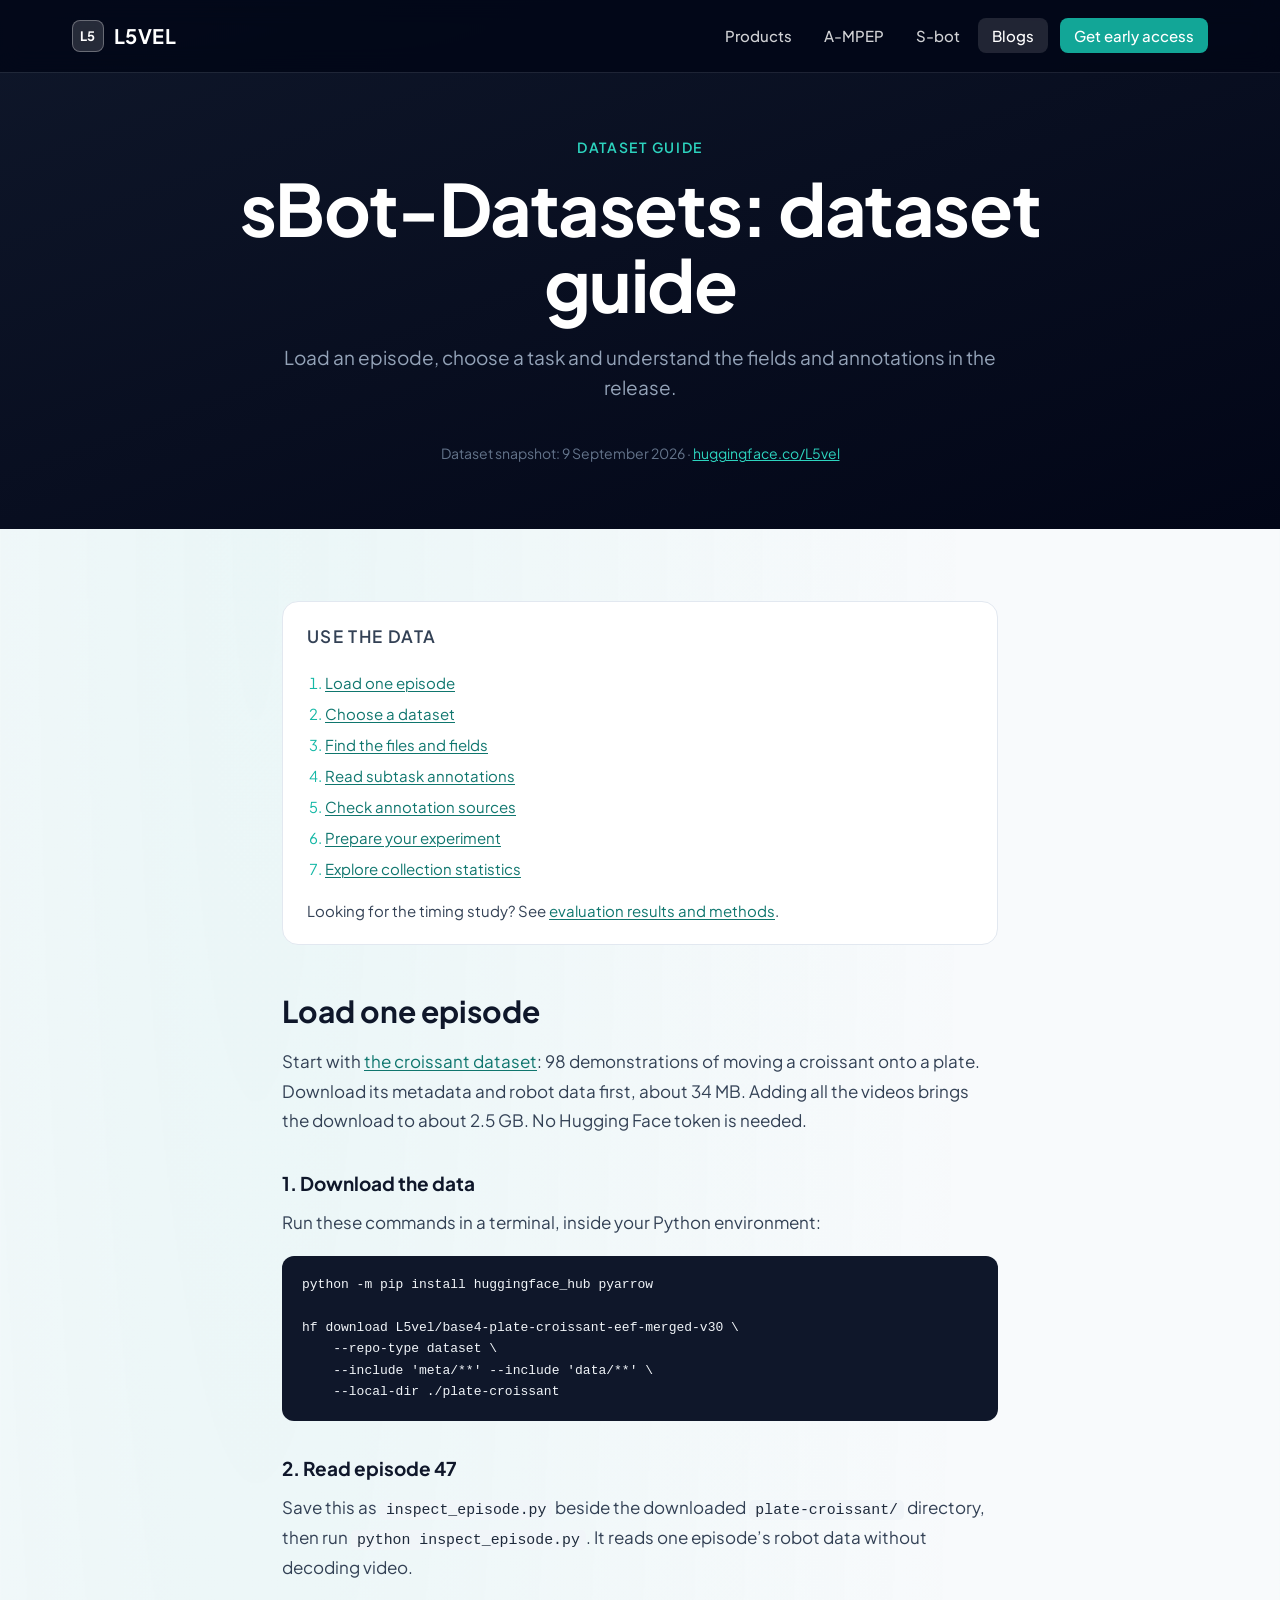
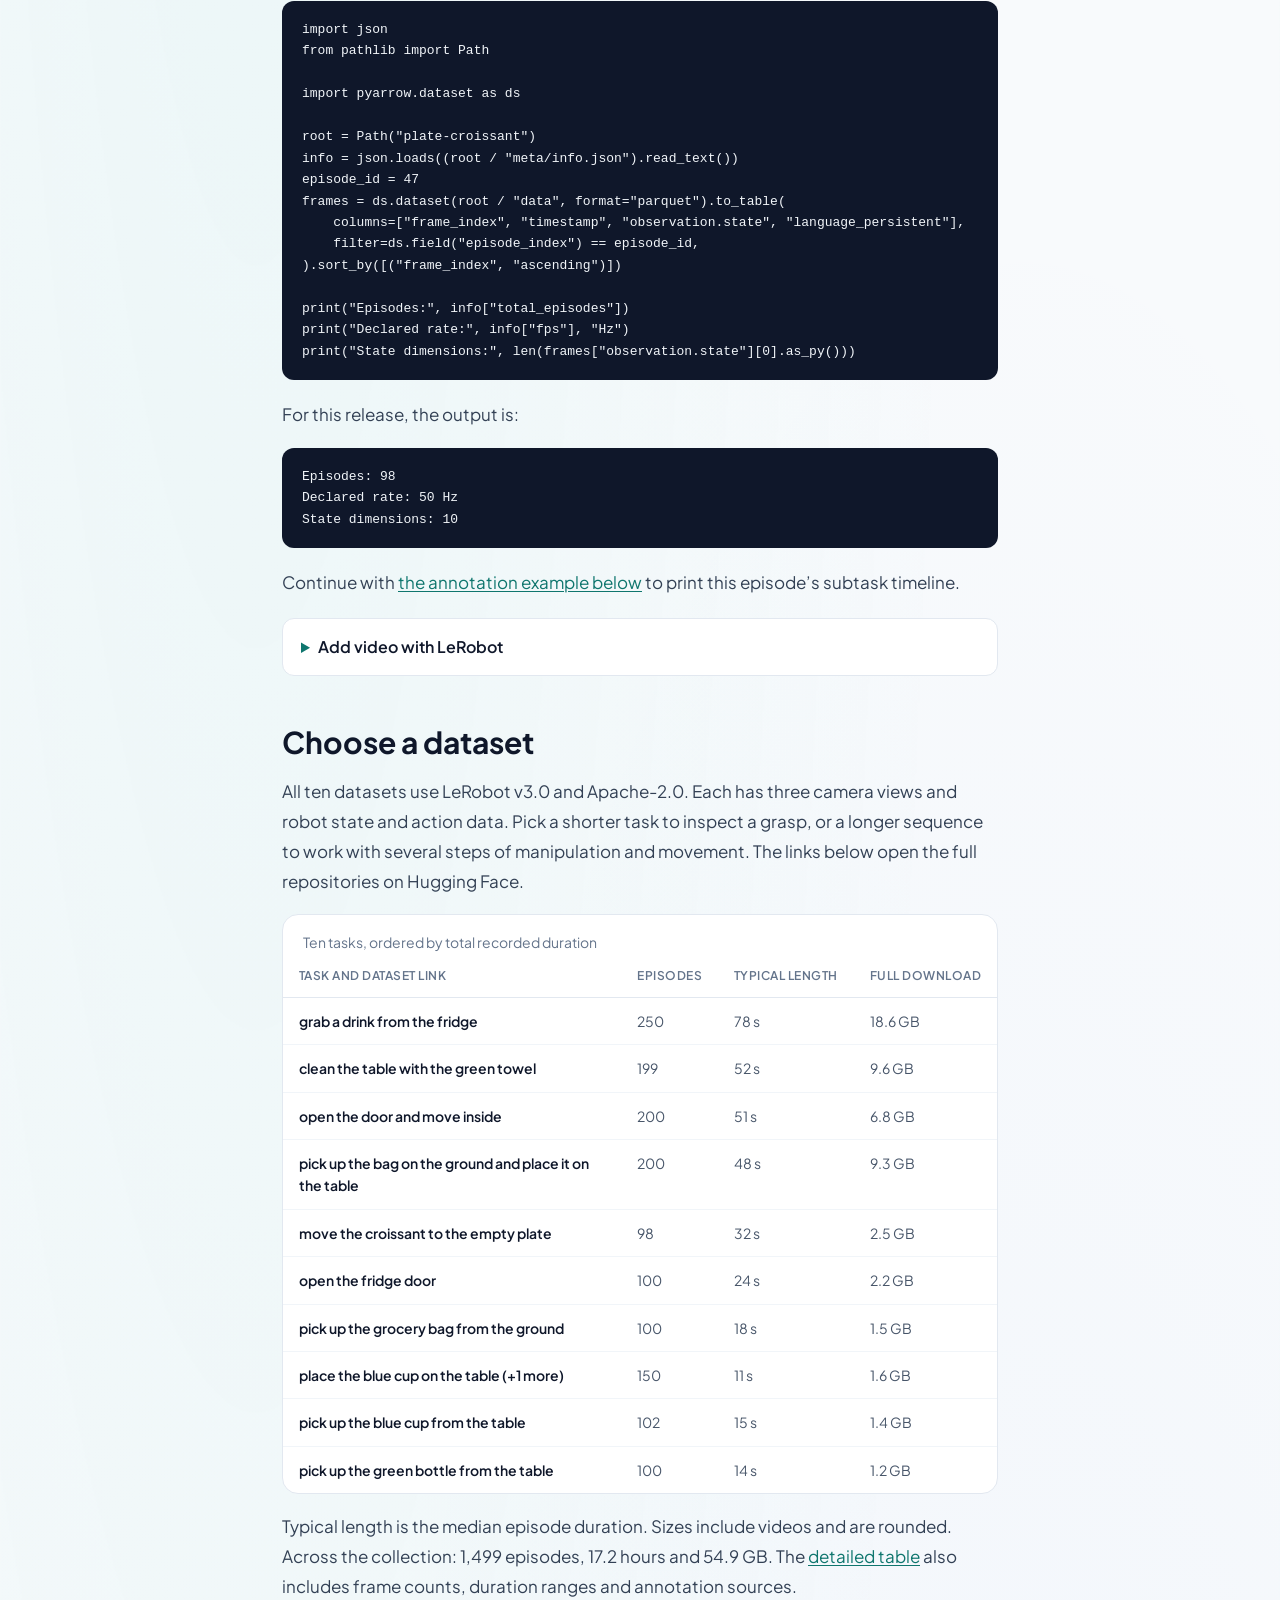
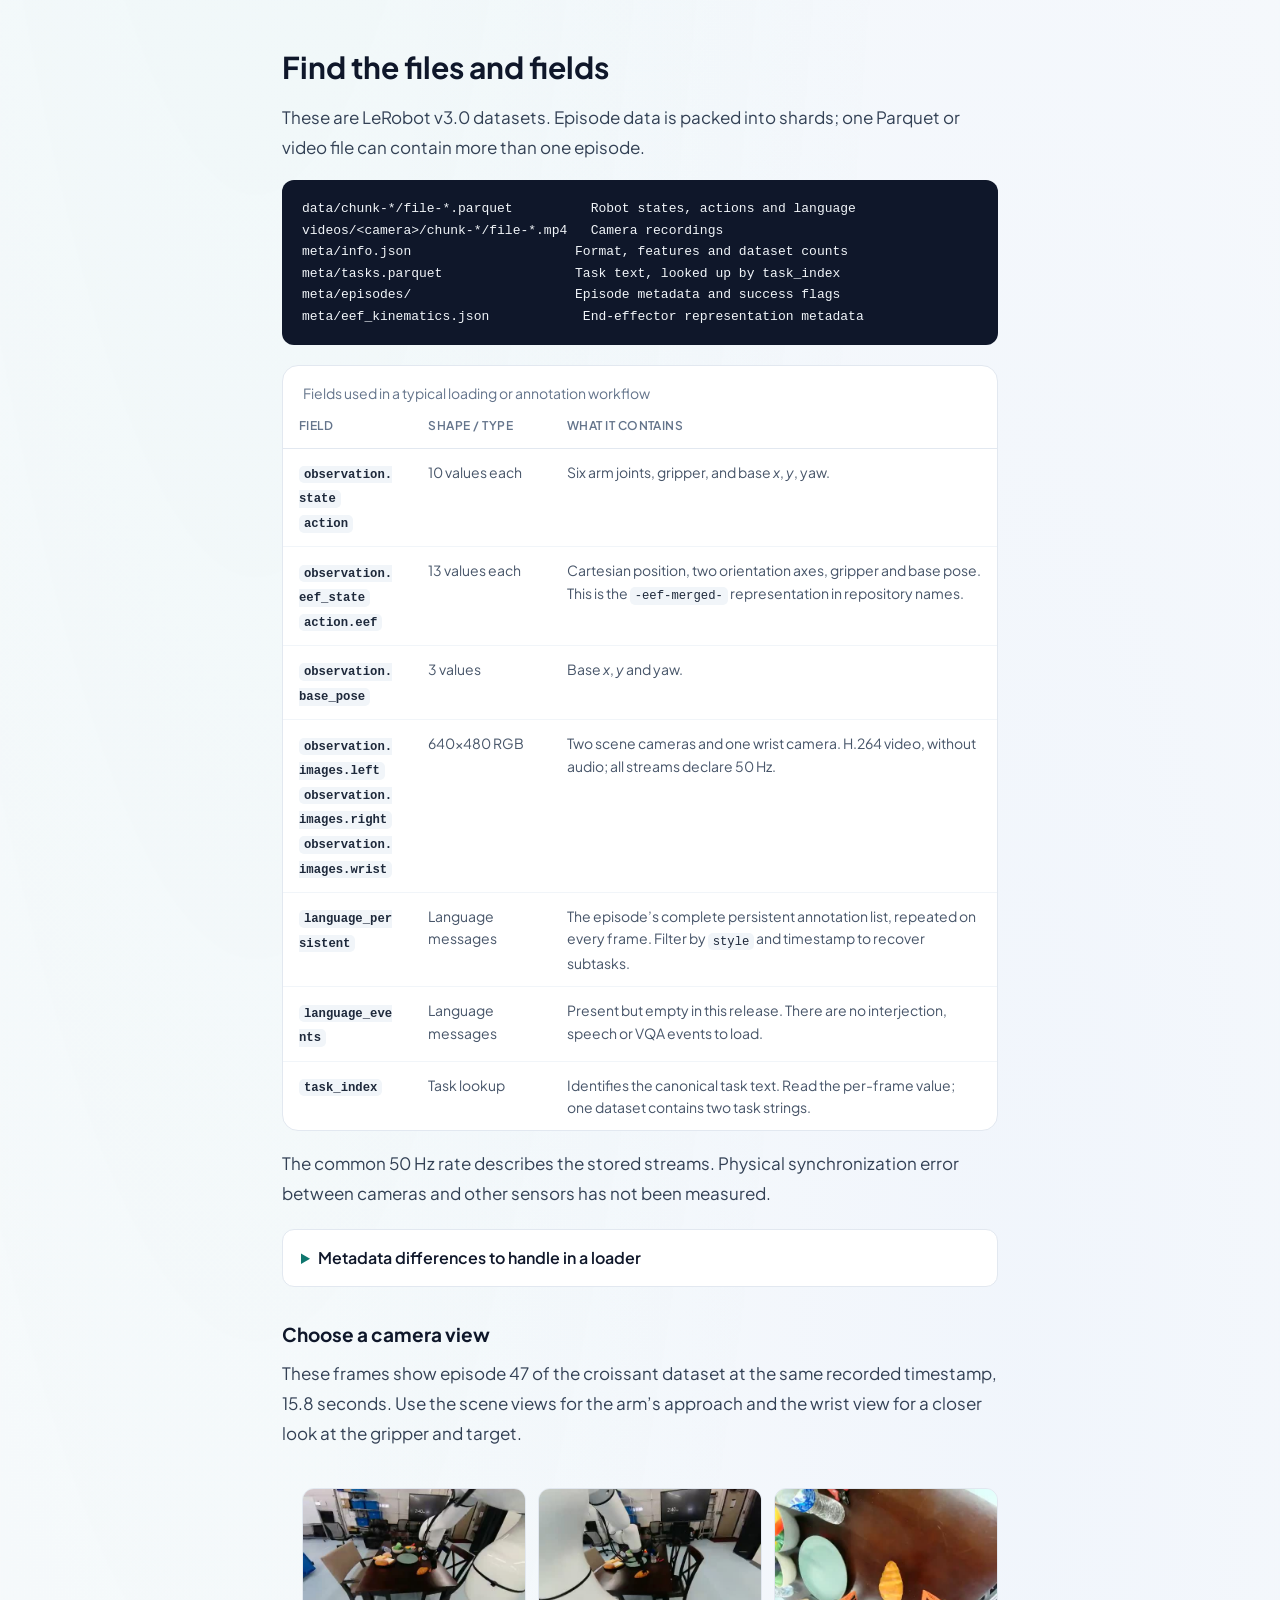
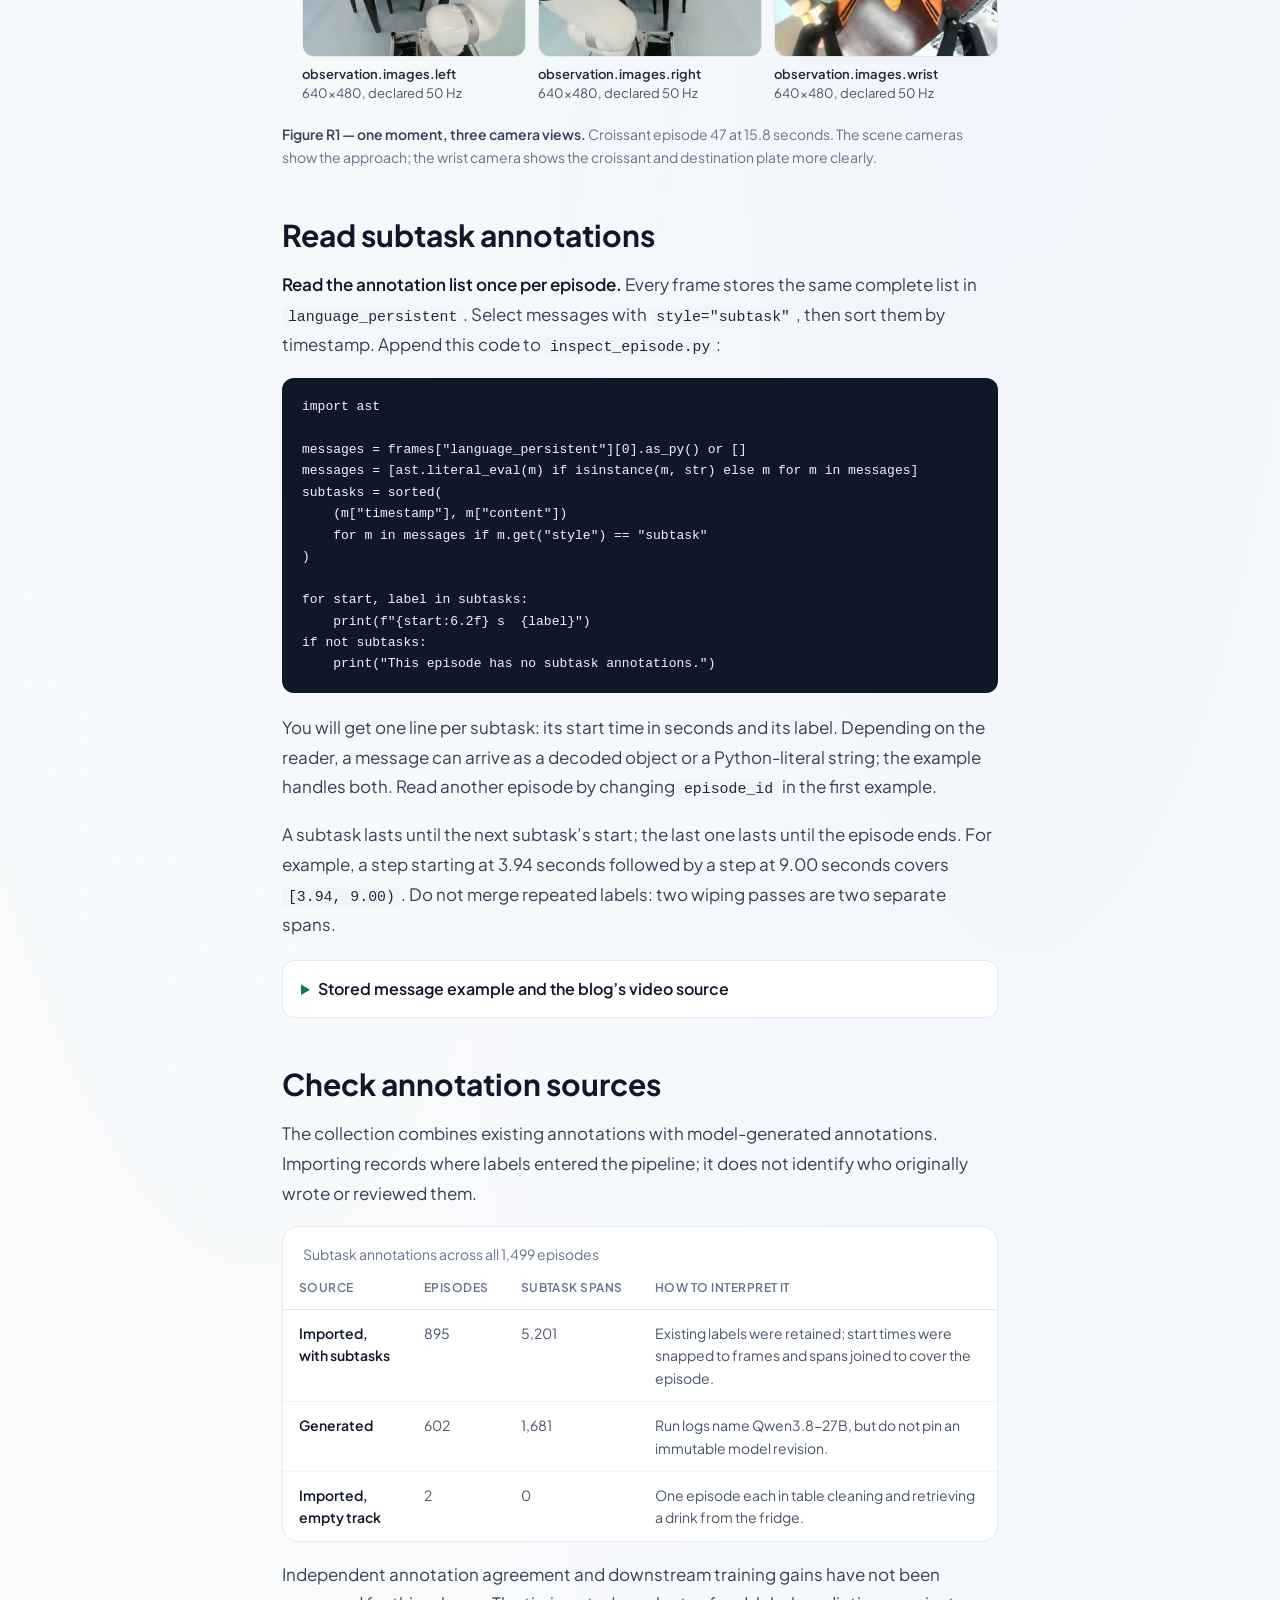
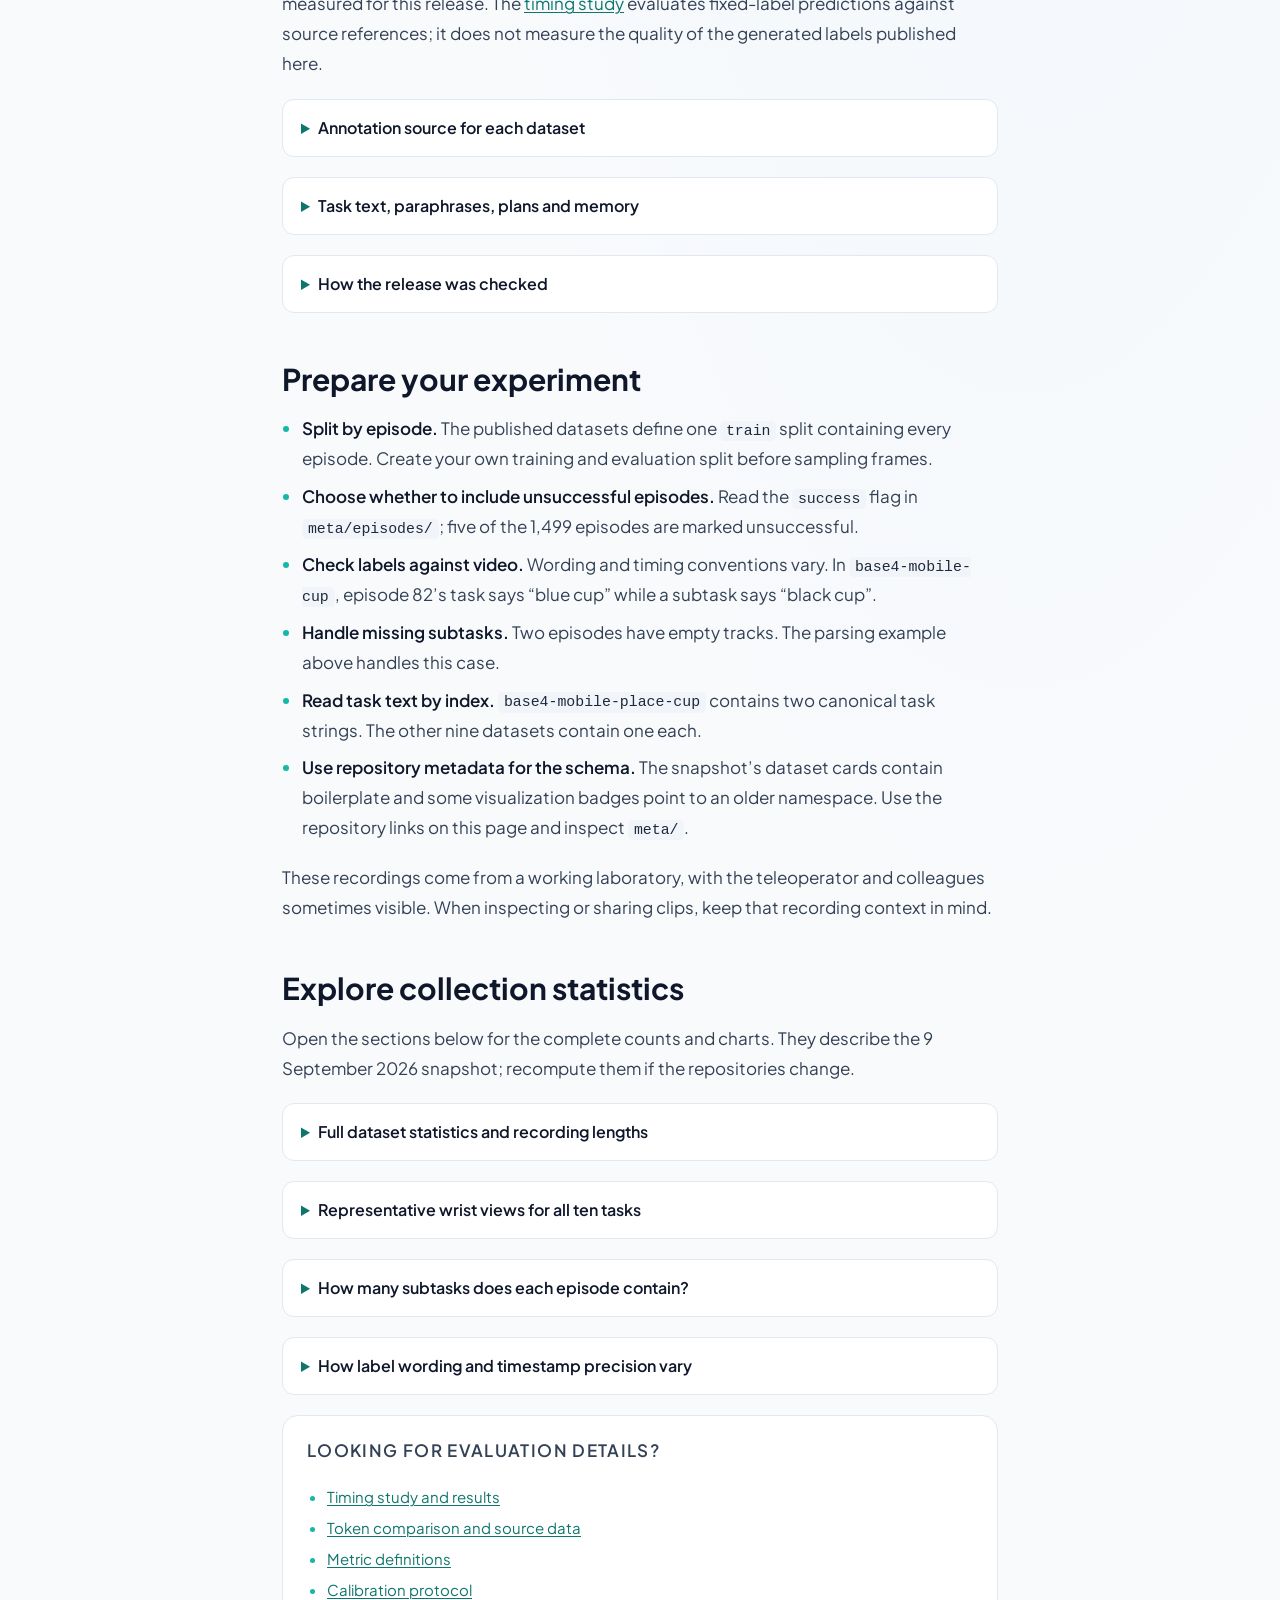
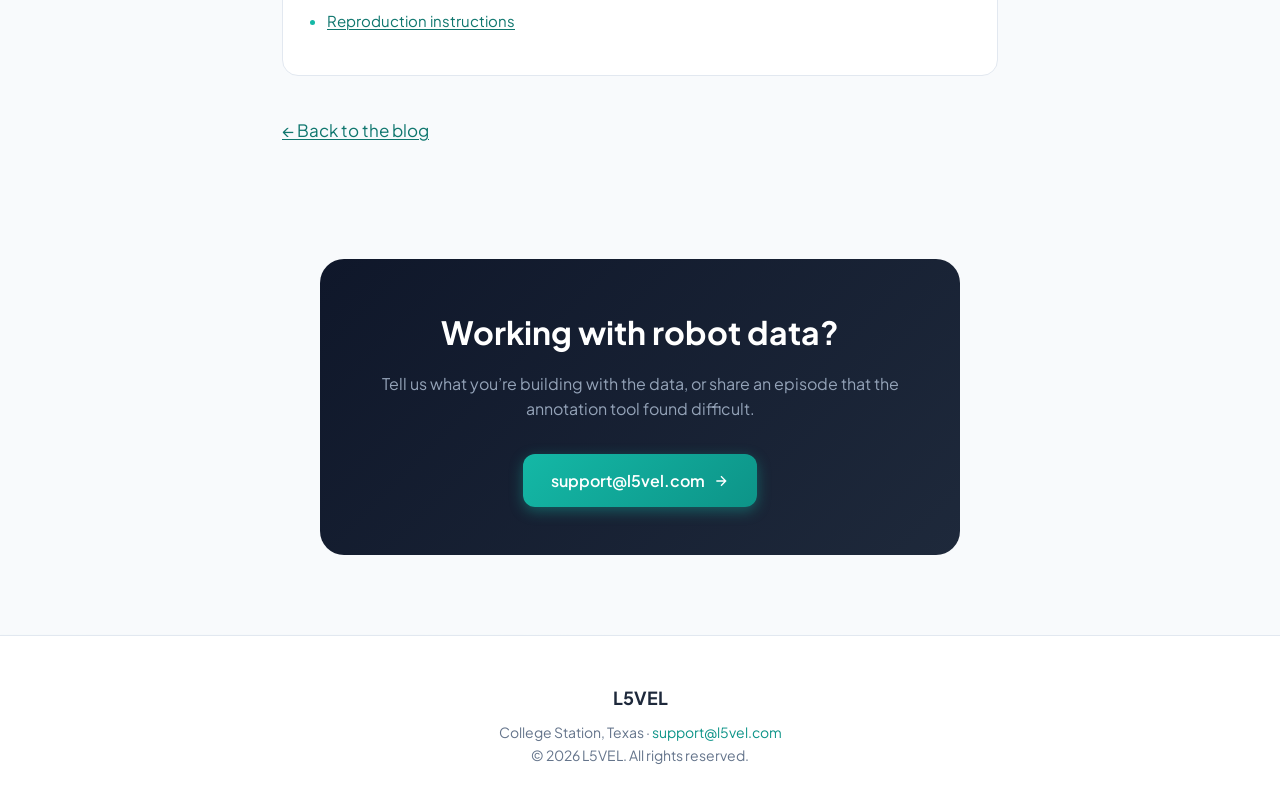
<file: blog/sbot-datasets/reference/index.html>
<!DOCTYPE html>
<html lang="en">
<head>
    <meta charset="UTF-8">
    <meta name="viewport" content="width=device-width, initial-scale=1.0">

    <title>sBot-Datasets: dataset guide | L5VEL</title>
    <meta name="description" content="A practical guide to sBot-Datasets: load one episode, compare ten tasks, read robot data and subtask annotations, and prepare an experiment.">
    <link rel="canonical" href="https://l5vel.com/blog/sbot-datasets/reference/">
    <meta name="theme-color" content="#0f172a">
    <meta name="robots" content="index,follow">

    <meta property="og:type" content="article">
    <meta property="og:url" content="https://l5vel.com/blog/sbot-datasets/reference/">
    <meta property="og:title" content="sBot-Datasets: dataset guide | L5VEL">
    <meta property="og:description" content="A practical guide to sBot-Datasets: load one episode, compare ten tasks, read robot data and subtask annotations, and prepare an experiment.">
    <meta property="og:image" content="https://l5vel.com/assets/img/blog/sbot-datasets/card.jpg">
    <meta name="twitter:card" content="summary_large_image">
    <meta name="twitter:title" content="sBot-Datasets: dataset guide | L5VEL">
    <meta name="twitter:description" content="A practical guide to sBot-Datasets: load one episode, compare ten tasks, read robot data and subtask annotations, and prepare an experiment.">
    <meta name="twitter:image" content="https://l5vel.com/assets/img/blog/sbot-datasets/card.jpg">

    <link rel="icon" href="data:image/svg+xml,<svg xmlns='http://www.w3.org/2000/svg' viewBox='0 0 32 32'><rect width='32' height='32' rx='7' fill='%230f172a'/><text x='16' y='22' font-family='system-ui,sans-serif' font-size='15' font-weight='700' fill='%232dd4bf' text-anchor='middle'>L5</text></svg>">

    <link rel="preconnect" href="https://fonts.googleapis.com">
    <link rel="preconnect" href="https://fonts.gstatic.com" crossorigin>
    <link href="https://fonts.googleapis.com/css2?family=Plus+Jakarta+Sans:wght@400;500;600;700&display=swap" rel="stylesheet">
    <link rel="stylesheet" href="../../../assets/css/site.css">
</head>
<body>

    <a class="skip-link" href="#main">Skip to content</a>

    <header class="site-nav is-solid" id="siteNav">
        <div class="nav-inner">
            <a href="../../../index.html" class="logo">
                <span class="logo-mark" aria-hidden="true">L5</span>
                L5VEL
            </a>

            <nav aria-label="Main">
                <ul class="nav-links">
                    <li><a class="nav-link" href="../../../index.html#products">Products</a></li>
                    <li><a class="nav-link" href="../../../mpep/index.html">A-MPEP</a></li>
                    <li><a class="nav-link" href="../../../sbot/index.html">S-bot</a></li>
                    <li><a class="nav-link" href="../../index.html" aria-current="page">Blogs</a></li>
                    <li class="nav-cta-item"><a class="nav-link nav-cta" href="../../../index.html#contact">Get early access</a></li>
                </ul>
            </nav>
        </div>
    </header>

    <main id="main">

        <section class="prod-hero post-hero">
            <div class="prod-hero-inner">
                <p class="prod-eyebrow">Dataset guide</p>
                <h1 class="prod-title">sBot-Datasets: dataset guide</h1>
                <p class="prod-lede">
                    Load an episode, choose a task and understand the fields and annotations in the release.
                </p>
                <p class="post-byline">
                    Dataset snapshot: 9&nbsp;September&nbsp;2026 &middot;
                    <a href="https://huggingface.co/L5vel">huggingface.co/L5vel</a>
                </p>
            </div>
        </section>

        <div class="page-content">
            <div class="bg-gradient"></div>
            <div class="content-inner">

                <article class="article reference-guide">
                    <nav class="toc" aria-label="Dataset guide contents">
                        <p class="toc-title">Use the data</p>
                        <ol>
                            <li><a href="#access">Load one episode</a></li>
                            <li><a href="#compare">Choose a dataset</a></li>
                            <li><a href="#shared">Find the files and fields</a></li>
                            <li><a href="#language-storage">Read subtask annotations</a></li>
                            <li><a href="#provenance">Check annotation sources</a></li>
                            <li><a href="#caveats">Prepare your experiment</a></li>
                            <li><a href="#statistics">Explore collection statistics</a></li>
                        </ol>
                        <p>Looking for the timing study? See <a href="../evaluation/index.html">evaluation results and methods</a>.</p>
                    </nav>

                    <h2 id="access">Load one episode</h2>
                    <p>
                        Start with <a href="https://huggingface.co/datasets/L5vel/base4-plate-croissant-eef-merged-v30">the
                        croissant dataset</a>: 98 demonstrations of moving a croissant onto a plate.
                        Download its metadata and robot data first, about 34&nbsp;MB. Adding all the
                        videos brings the download to about 2.5&nbsp;GB. No Hugging Face token is needed.
                    </p>

                    <h3>1. Download the data</h3>
                    <p>Run these commands in a terminal, inside your Python environment:</p>
                    <pre><code class="language-bash">python -m pip install huggingface_hub pyarrow

hf download L5vel/base4-plate-croissant-eef-merged-v30 \
    --repo-type dataset \
    --include 'meta/**' --include 'data/**' \
    --local-dir ./plate-croissant</code></pre>

                    <h3>2. Read episode 47</h3>
                    <p>
                        Save this as <code>inspect_episode.py</code> beside the downloaded
                        <code>plate-croissant/</code> directory, then run <code>python inspect_episode.py</code>.
                        It reads one episode&rsquo;s robot data without decoding video.
                    </p>
                    <pre><code class="language-python" id="episode-example">import json
from pathlib import Path

import pyarrow.dataset as ds

root = Path("plate-croissant")
info = json.loads((root / "meta/info.json").read_text())
episode_id = 47
frames = ds.dataset(root / "data", format="parquet").to_table(
    columns=["frame_index", "timestamp", "observation.state", "language_persistent"],
    filter=ds.field("episode_index") == episode_id,
).sort_by([("frame_index", "ascending")])

print("Episodes:", info["total_episodes"])
print("Declared rate:", info["fps"], "Hz")
print("State dimensions:", len(frames["observation.state"][0].as_py()))</code></pre>
                    <p>For this release, the output is:</p>
                    <pre><code>Episodes: 98
Declared rate: 50 Hz
State dimensions: 10</code></pre>
                    <p>
                        Continue with <a href="#language-storage">the annotation example below</a>
                        to print this episode&rsquo;s subtask timeline.
                    </p>

                    <details class="reference-details">
                        <summary>Add video with LeRobot</summary>
                        <p>
                            To load images alongside robot state, use a LeRobot installation with
                            dataset support and a working video decoder. Install it in your Python
                            3.12 environment using this terminal command:
                        </p>
                        <pre><code class="language-bash">python -m pip install 'lerobot[dataset]'</code></pre>
                        <p>Run this Python example separately:</p>
                        <pre><code class="language-python">from lerobot.datasets.lerobot_dataset import LeRobotDataset

dataset = LeRobotDataset(
    "L5vel/base4-plate-croissant-eef-merged-v30",
    episodes=[47],
)
sample = dataset[0]  # First frame of the selected episode.
print(sample["observation.state"].shape)
print(sample["observation.images.wrist"].shape)</code></pre>
                        <p>
                            The state has 10 values; the RGB wrist image has shape
                            <code>(3, 480, 640)</code>. LeRobot uses its own download cache for this
                            example. Selecting an episode can still fetch shared video or data shards
                            that contain other episodes. Leave room for downloads and video decoding.
                        </p>
                    </details>

                    <h2 id="compare">Choose a dataset</h2>
                    <p>
                        All ten datasets use LeRobot v3.0 and Apache-2.0. Each has three camera views
                        and robot state and action data. Pick a shorter task to inspect a grasp, or a
                        longer sequence to work with several steps of manipulation and movement.
                        The links below open the full repositories on Hugging Face.
                    </p>
                    <div class="data-table-wrap" tabindex="0"><table class="data-table reference-table">
<caption>Ten tasks, ordered by total recorded duration</caption>
<thead><tr><th scope="col">Task and dataset link</th><th scope="col">Episodes</th><th scope="col">Typical length</th><th scope="col">Full download</th></tr></thead>
<tbody>
<tr><th scope="row"><a href="https://huggingface.co/datasets/L5vel/u850-fridge-drink-eef-merged-v30">grab a drink from the fridge</a></th><td>250</td><td>78 s</td><td>18.6 GB</td></tr>
<tr><th scope="row"><a href="https://huggingface.co/datasets/L5vel/base4-clean-table-eef-merged-v30">clean the table with the green towel</a></th><td>199</td><td>52 s</td><td>9.6 GB</td></tr>
<tr><th scope="row"><a href="https://huggingface.co/datasets/L5vel/base4-mobile-door-eef-merged-v30">open the door and move inside</a></th><td>200</td><td>51 s</td><td>6.8 GB</td></tr>
<tr><th scope="row"><a href="https://huggingface.co/datasets/L5vel/u850-bag-place-eef-merged-v30">pick up the bag on the ground and place it on the table</a></th><td>200</td><td>48 s</td><td>9.3 GB</td></tr>
<tr><th scope="row"><a href="https://huggingface.co/datasets/L5vel/base4-plate-croissant-eef-merged-v30">move the croissant to the empty plate</a></th><td>98</td><td>32 s</td><td>2.5 GB</td></tr>
<tr><th scope="row"><a href="https://huggingface.co/datasets/L5vel/u850-fridge-open-eef-merged-v30">open the fridge door</a></th><td>100</td><td>24 s</td><td>2.2 GB</td></tr>
<tr><th scope="row"><a href="https://huggingface.co/datasets/L5vel/base4-mobile-bag-eef-merged-v30">pick up the grocery bag from the ground</a></th><td>100</td><td>18 s</td><td>1.5 GB</td></tr>
<tr><th scope="row"><a href="https://huggingface.co/datasets/L5vel/base4-mobile-place-cup-eef-merged-v30">place the blue cup on the table (+1 more)</a></th><td>150</td><td>11 s</td><td>1.6 GB</td></tr>
<tr><th scope="row"><a href="https://huggingface.co/datasets/L5vel/base4-mobile-cup-eef-merged-v30">pick up the blue cup from the table</a></th><td>102</td><td>15 s</td><td>1.4 GB</td></tr>
<tr><th scope="row"><a href="https://huggingface.co/datasets/L5vel/base4-mobile-bottle-eef-merged-v30">pick up the green bottle from the table</a></th><td>100</td><td>14 s</td><td>1.2 GB</td></tr>
</tbody></table></div>
                    <p class="table-note">
                        Typical length is the median episode duration. Sizes include videos and are
                        rounded. Across the collection: 1,499 episodes, 17.2 hours and 54.9&nbsp;GB.
                        The <a href="#statistics">detailed table</a> also includes frame counts,
                        duration ranges and annotation sources.
                    </p>

                    <h2 id="shared">Find the files and fields</h2>
                    <p>
                        These are LeRobot v3.0 datasets. Episode data is packed into shards;
                        one Parquet or video file can contain more than one episode.
                    </p>
                    <pre><code>data/chunk-*/file-*.parquet          Robot states, actions and language
videos/&lt;camera&gt;/chunk-*/file-*.mp4   Camera recordings
meta/info.json                     Format, features and dataset counts
meta/tasks.parquet                 Task text, looked up by task_index
meta/episodes/                     Episode metadata and success flags
meta/eef_kinematics.json            End-effector representation metadata</code></pre>
                    <div class="data-table-wrap" tabindex="0">
                        <table class="data-table reference-table">
                            <caption>Fields used in a typical loading or annotation workflow</caption>
                            <thead><tr><th scope="col">Field</th><th scope="col">Shape / type</th><th scope="col">What it contains</th></tr></thead>
                            <tbody>
                                <tr><th scope="row"><code>observation.state</code><br><code>action</code></th><td>10 values each</td><td>Six arm joints, gripper, and base <i>x</i>, <i>y</i>, yaw.</td></tr>
                                <tr><th scope="row"><code>observation.eef_state</code><br><code>action.eef</code></th><td>13 values each</td><td>Cartesian position, two orientation axes, gripper and base pose. This is the <code>-eef-merged-</code> representation in repository names.</td></tr>
                                <tr><th scope="row"><code>observation.base_pose</code></th><td>3 values</td><td>Base <i>x</i>, <i>y</i> and yaw.</td></tr>
                                <tr><th scope="row"><code>observation.images.left</code><br><code>observation.images.right</code><br><code>observation.images.wrist</code></th><td>640&times;480 RGB</td><td>Two scene cameras and one wrist camera. H.264 video, without audio; all streams declare 50&nbsp;Hz.</td></tr>
                                <tr><th scope="row"><code>language_persistent</code></th><td>Language messages</td><td>The episode&rsquo;s complete persistent annotation list, repeated on every frame. Filter by <code>style</code> and timestamp to recover subtasks.</td></tr>
                                <tr><th scope="row"><code>language_events</code></th><td>Language messages</td><td>Present but empty in this release. There are no interjection, speech or VQA events to load.</td></tr>
                                <tr><th scope="row"><code>task_index</code></th><td>Task lookup</td><td>Identifies the canonical task text. Read the per-frame value; one dataset contains two task strings.</td></tr>
                            </tbody>
                        </table>
                    </div>
                    <p>
                        The common 50&nbsp;Hz rate describes the stored streams. Physical synchronization
                        error between cameras and other sensors has not been measured.
                    </p>
                    <details class="reference-details">
                        <summary>Metadata differences to handle in a loader</summary>
                        <ul>
                            <li>Nine repositories list only seven motor names for the 10-value state and action vectors. <code>base4-plate-croissant</code> names all ten; the final three values are base <i>x</i>, <i>y</i> and yaw.</li>
                            <li><code>task_index_high_level</code> exists only in <code>base4-clean-table</code>, <code>base4-mobile-door</code>, <code>u850-bag-place</code>, <code>u850-fridge-drink</code> and <code>base4-plate-croissant</code>. Make this field optional.</li>
                            <li>The per-frame <code>correction</code> flag is false everywhere. It supplies no marked intervention segments; it does not independently establish that no interventions occurred.</li>
                        </ul>
                    </details>

                    <h3 id="frames">Choose a camera view</h3>
                    <p>
                        These frames show episode 47 of the croissant dataset at the same recorded
                        timestamp, 15.8 seconds. Use the scene views for the arm&rsquo;s approach and
                        the wrist view for a closer look at the gripper and target.
                    </p>
                    <figure class="figure">
                        <ul class="frame-grid is-triptych">
                            <li>
                                <div class="frame-tile">
                                    <img src="../../../assets/img/blog/sbot-datasets/views-croissant-left.jpg"
                                         alt="Left scene camera: the arm is lowered over a dark wooden dining table set with plates, a bottle and coloured objects; laboratory benches and a wall display behind." width="560" height="420" loading="lazy" decoding="async">
                                </div>
                                <p class="frame-label"><b>observation.images.left</b>640&times;480, declared 50&nbsp;Hz</p>
                            </li>
                            <li>
                                <div class="frame-tile">
                                    <img src="../../../assets/img/blog/sbot-datasets/views-croissant-right.jpg"
                                         alt="Right scene camera at the same recorded timestamp, showing the arm's reach across the table from the opposite side and a dining chair pushed in beside it." width="560" height="420" loading="lazy" decoding="async">
                                </div>
                                <p class="frame-label"><b>observation.images.right</b>640&times;480, declared 50&nbsp;Hz</p>
                            </li>
                            <li>
                                <div class="frame-tile">
                                    <img src="../../../assets/img/blog/sbot-datasets/views-croissant-wrist.jpg"
                                         alt="Wrist camera: looking straight down between the two gripper fingers at a croissant lying on the dark tabletop, with an empty pale-green plate to its left." width="560" height="420" loading="lazy" decoding="async">
                                </div>
                                <p class="frame-label"><b>observation.images.wrist</b>640&times;480, declared 50&nbsp;Hz</p>
                            </li>
                        </ul>
                        <figcaption><b>Figure R1 &mdash; one moment, three camera views.</b> Croissant episode 47 at 15.8 seconds. The scene cameras show the approach; the wrist camera shows the croissant and destination plate more clearly.</figcaption>
                    </figure>

                    <h2 id="language-storage">Read subtask annotations</h2>
                    <p>
                        <strong>Read the annotation list once per episode.</strong> Every frame stores
                        the same complete list in <code>language_persistent</code>. Select messages
                        with <code>style="subtask"</code>, then sort them by timestamp.
                        Append this code to <code>inspect_episode.py</code>:
                    </p>
                    <pre><code class="language-python" id="timeline-example">import ast

messages = frames["language_persistent"][0].as_py() or []
messages = [ast.literal_eval(m) if isinstance(m, str) else m for m in messages]
subtasks = sorted(
    (m["timestamp"], m["content"])
    for m in messages if m.get("style") == "subtask"
)

for start, label in subtasks:
    print(f"{start:6.2f} s  {label}")
if not subtasks:
    print("This episode has no subtask annotations.")</code></pre>
                    <p>
                        You will get one line per subtask: its start time in seconds and its label.
                        Depending on the reader, a message can arrive as a decoded object or a
                        Python-literal string; the example handles both. Read another episode by
                        changing <code>episode_id</code> in the first example.
                    </p>
                    <p>
                        A subtask lasts until the next subtask&rsquo;s start; the last one lasts until
                        the episode ends. For example, a step starting at 3.94 seconds followed by a
                        step at 9.00 seconds covers <code>[3.94, 9.00)</code>. Do not merge repeated
                        labels: two wiping passes are two separate spans.
                    </p>
                    <details class="reference-details" id="cleaning-source">
                        <summary>Stored message example and the blog&rsquo;s video source</summary>
                        <p>
                            This message comes from table-cleaning episode 104, shown in the
                            <a href="../index.html#problem">blog</a>. It illustrates the same format
                            used in the croissant walkthrough.
                        </p>
                        <pre><code>{
  "role": "assistant",
  "content": "move the green towel towards the mess",
  "style": "subtask",
  "timestamp": 3.940000057220459,
  "camera": null,
  "tool_calls": null
}</code></pre>
                        <p>
                            The cleaning episode uses imported annotations. The records do not identify
                            their original author or establish human verification. The embedded web clip
                            is re-encoded at 25 fps from a dataset stream declared at 50 Hz.
                        </p>
                    </details>

                    <h2 id="provenance">Check annotation sources</h2>
                    <p>
                        The collection combines existing annotations with model-generated annotations.
                        Importing records where labels entered the pipeline; it does not identify who
                        originally wrote or reviewed them.
                    </p>
                    <div class="data-table-wrap" tabindex="0">
                        <table class="data-table reference-table">
                            <caption>Subtask annotations across all 1,499 episodes</caption>
                            <thead><tr><th scope="col">Source</th><th scope="col">Episodes</th><th scope="col">Subtask spans</th><th scope="col">How to interpret it</th></tr></thead>
                            <tbody>
                                <tr><th scope="row">Imported, with subtasks</th><td>895</td><td>5,201</td><td>Existing labels were retained; start times were snapped to frames and spans joined to cover the episode.</td></tr>
                                <tr><th scope="row">Generated</th><td>602</td><td>1,681</td><td>Run logs name Qwen3.8-27B, but do not pin an immutable model revision.</td></tr>
                                <tr><th scope="row">Imported, empty track</th><td>2</td><td>0</td><td>One episode each in table cleaning and retrieving a drink from the fridge.</td></tr>
                            </tbody>
                        </table>
                    </div>
                    <p>
                        Independent annotation agreement and downstream training gains have not been
                        measured for this release. The <a href="../evaluation/index.html">timing study</a>
                        evaluates fixed-label predictions against source references; it does not measure
                        the quality of the generated labels published here.
                    </p>
                    <details class="reference-details">
                        <summary>Annotation source for each dataset</summary>
                        <div class="data-table-wrap" tabindex="0"><table class="data-table reference-table">
<caption>Processing route recorded for each dataset</caption>
<thead><tr><th scope="col">Dataset</th><th scope="col">Subtask source</th></tr></thead>
<tbody>
<tr><th scope="row"><a href="https://huggingface.co/datasets/L5vel/u850-fridge-drink-eef-merged-v30"><code>u850-fridge-drink</code></a></th><td>Import route (249 with spans; 1 empty)</td></tr>
<tr><th scope="row"><a href="https://huggingface.co/datasets/L5vel/base4-clean-table-eef-merged-v30"><code>base4-clean-table</code></a></th><td>Import route (198 with spans; 1 empty)</td></tr>
<tr><th scope="row"><a href="https://huggingface.co/datasets/L5vel/base4-mobile-door-eef-merged-v30"><code>base4-mobile-door</code></a></th><td>Mixed (150 import route; 50 Qwen generation route)</td></tr>
<tr><th scope="row"><a href="https://huggingface.co/datasets/L5vel/u850-bag-place-eef-merged-v30"><code>u850-bag-place</code></a></th><td>Import route (200 with spans)</td></tr>
<tr><th scope="row"><a href="https://huggingface.co/datasets/L5vel/base4-plate-croissant-eef-merged-v30"><code>base4-plate-croissant</code></a></th><td>Import route (98 with spans)</td></tr>
<tr><th scope="row"><a href="https://huggingface.co/datasets/L5vel/u850-fridge-open-eef-merged-v30"><code>u850-fridge-open</code></a></th><td>Qwen generation route (100 with spans)</td></tr>
<tr><th scope="row"><a href="https://huggingface.co/datasets/L5vel/base4-mobile-bag-eef-merged-v30"><code>base4-mobile-bag</code></a></th><td>Qwen generation route (100 with spans)</td></tr>
<tr><th scope="row"><a href="https://huggingface.co/datasets/L5vel/base4-mobile-place-cup-eef-merged-v30"><code>base4-mobile-place-cup</code></a></th><td>Qwen generation route (150 with spans)</td></tr>
<tr><th scope="row"><a href="https://huggingface.co/datasets/L5vel/base4-mobile-cup-eef-merged-v30"><code>base4-mobile-cup</code></a></th><td>Qwen generation route (102 with spans)</td></tr>
<tr><th scope="row"><a href="https://huggingface.co/datasets/L5vel/base4-mobile-bottle-eef-merged-v30"><code>base4-mobile-bottle</code></a></th><td>Qwen generation route (100 with spans)</td></tr>
</tbody></table></div>
                    </details>
                    <details class="reference-details">
                        <summary>Task text, paraphrases, plans and memory</summary>
                        <ul>
                            <li>Canonical task strings come from the source task metadata.</li>
                            <li>Task paraphrases and 5,385 memory rows come from text-only model calls. The component logs name Qwen3.8-27B without a pinned revision.</li>
                            <li>The pipeline targeted ten alternative task descriptions. 1,482 episodes retain ten and 17 retain nine, in addition to the canonical task.</li>
                            <li>Plans are constructed from the published subtask sequence. They are derived annotations, rather than an independent record of the task.</li>
                        </ul>
                    </details>
                    <details class="reference-details">
                        <summary>How the release was checked</summary>
                        <p>
                            All 1,499 persistent annotation lists in the ten merged releases match their
                            corresponding outputs across 32 component runs. Import logs show that spans
                            were read from <code>meta/lerobot_annotations.json</code> without a subtask
                            generation call. Label sequences were preserved.
                        </p>
                        <p>
                            During import, 4,136 of 5,201 start times moved: 4,135 by no more than one
                            50 Hz frame and one by 0.563 seconds. Ends were rebuilt from the next start
                            and the episode end. These checks establish the publishing process; the
                            records contain no original-author or human-verification field.
                        </p>
                    </details>

                    <h2 id="caveats">Prepare your experiment</h2>
                    <ul>
                        <li><strong>Split by episode.</strong> The published datasets define one <code>train</code> split containing every episode. Create your own training and evaluation split before sampling frames.</li>
                        <li><strong>Choose whether to include unsuccessful episodes.</strong> Read the <code>success</code> flag in <code>meta/episodes/</code>; five of the 1,499 episodes are marked unsuccessful.</li>
                        <li><strong>Check labels against video.</strong> Wording and timing conventions vary. In <code>base4-mobile-cup</code>, episode 82&rsquo;s task says &ldquo;blue cup&rdquo; while a subtask says &ldquo;black cup&rdquo;.</li>
                        <li><strong>Handle missing subtasks.</strong> Two episodes have empty tracks. The parsing example above handles this case.</li>
                        <li><strong>Read task text by index.</strong> <code>base4-mobile-place-cup</code> contains two canonical task strings. The other nine datasets contain one each.</li>
                        <li><strong>Use repository metadata for the schema.</strong> The snapshot&rsquo;s dataset cards contain boilerplate and some visualization badges point to an older namespace. Use the repository links on this page and inspect <code>meta/</code>.</li>
                    </ul>
                    <p>
                        These recordings come from a working laboratory, with the teleoperator and
                        colleagues sometimes visible. When inspecting or sharing clips, keep that
                        recording context in mind.
                    </p>

                    <h2 id="statistics">Explore collection statistics</h2>
                    <p>
                        Open the sections below for the complete counts and charts. They describe
                        the 9 September 2026 snapshot; recompute them if the repositories change.
                    </p>
                    <details class="reference-details">
                        <summary>Full dataset statistics and recording lengths</summary>
                        <div class="data-table-wrap" tabindex="0"><table class="data-table">
<caption>
                                The ten datasets published at
                                <a href="https://huggingface.co/L5vel">huggingface.co/L5vel</a>,
                                ordered by recorded duration. All are LeRobot v3.0, 50 Hz, three 640×480
                                camera views, Apache-2.0.
                            </caption>
<thead>
<tr>
<th scope="col">Dataset</th>
<th scope="col">Task string</th>
<th class="num" scope="col">Episodes</th>
<th class="num" scope="col">Frames</th>
<th class="num" scope="col">Duration</th>
<th class="num" scope="col">Median episode</th>
<th class="num" scope="col">Range</th>
<th class="num" scope="col">Subtasks/ep</th>
<th scope="col">Subtask source</th>
<th class="num" scope="col">Size</th>
</tr>
</thead>
<tbody>
<tr>
<th scope="row"><a class="code" href="https://huggingface.co/datasets/L5vel/u850-fridge-drink-eef-merged-v30">u850-fridge-drink-eef-merged-v30</a></th>
<td>grab a drink from the fridge</td>
<td class="num">250</td>
<td class="num">968,523</td>
<td class="num">323 min</td>
<td class="num">78 s</td>
<td class="num">41–105 s</td>
<td class="num">5.8</td>
<td>Import route (249 with spans; 1 empty)</td>
<td class="num">18.6 GB</td>
</tr>
<tr>
<th scope="row"><a class="code" href="https://huggingface.co/datasets/L5vel/base4-clean-table-eef-merged-v30">base4-clean-table-eef-merged-v30</a></th>
<td>clean the table with the green towel</td>
<td class="num">199</td>
<td class="num">534,608</td>
<td class="num">178 min</td>
<td class="num">52 s</td>
<td class="num">27–236 s</td>
<td class="num">6.2</td>
<td>Import route (198 with spans; 1 empty)</td>
<td class="num">9.6 GB</td>
</tr>
<tr>
<th scope="row"><a class="code" href="https://huggingface.co/datasets/L5vel/base4-mobile-door-eef-merged-v30">base4-mobile-door-eef-merged-v30</a></th>
<td>open the door and move inside</td>
<td class="num">200</td>
<td class="num">506,473</td>
<td class="num">169 min</td>
<td class="num">51 s</td>
<td class="num">40–68 s</td>
<td class="num">5.8</td>
<td>Mixed (150 import route; 50 Qwen generation route)</td>
<td class="num">6.8 GB</td>
</tr>
<tr>
<th scope="row"><a class="code" href="https://huggingface.co/datasets/L5vel/u850-bag-place-eef-merged-v30">u850-bag-place-eef-merged-v30</a></th>
<td>pick up the bag on the ground and place it on the table</td>
<td class="num">200</td>
<td class="num">477,058</td>
<td class="num">159 min</td>
<td class="num">48 s</td>
<td class="num">38–58 s</td>
<td class="num">6.0</td>
<td>Import route (200 with spans)</td>
<td class="num">9.3 GB</td>
</tr>
<tr>
<th scope="row"><a class="code" href="https://huggingface.co/datasets/L5vel/base4-plate-croissant-eef-merged-v30">base4-plate-croissant-eef-merged-v30</a></th>
<td>move the croissant to the empty plate</td>
<td class="num">98</td>
<td class="num">155,517</td>
<td class="num">52 min</td>
<td class="num">32 s</td>
<td class="num">23–51 s</td>
<td class="num">4.3</td>
<td>Import route (98 with spans)</td>
<td class="num">2.5 GB</td>
</tr>
<tr>
<th scope="row"><a class="code" href="https://huggingface.co/datasets/L5vel/u850-fridge-open-eef-merged-v30">u850-fridge-open-eef-merged-v30</a></th>
<td>open the fridge door</td>
<td class="num">100</td>
<td class="num">118,990</td>
<td class="num">40 min</td>
<td class="num">24 s</td>
<td class="num">16–32 s</td>
<td class="num">3.6</td>
<td>Qwen generation route (100 with spans)</td>
<td class="num">2.2 GB</td>
</tr>
<tr>
<th scope="row"><a class="code" href="https://huggingface.co/datasets/L5vel/base4-mobile-bag-eef-merged-v30">base4-mobile-bag-eef-merged-v30</a></th>
<td>pick up the grocery bag from the ground</td>
<td class="num">100</td>
<td class="num">92,672</td>
<td class="num">31 min</td>
<td class="num">18 s</td>
<td class="num">12–27 s</td>
<td class="num">2.6</td>
<td>Qwen generation route (100 with spans)</td>
<td class="num">1.5 GB</td>
</tr>
<tr>
<th scope="row"><a class="code" href="https://huggingface.co/datasets/L5vel/base4-mobile-place-cup-eef-merged-v30">base4-mobile-place-cup-eef-merged-v30</a></th>
<td>place the blue cup on the table (+1 more)</td>
<td class="num">150</td>
<td class="num">90,017</td>
<td class="num">30 min</td>
<td class="num">11 s</td>
<td class="num">8–24 s</td>
<td class="num">2.3</td>
<td>Qwen generation route (150 with spans)</td>
<td class="num">1.6 GB</td>
</tr>
<tr>
<th scope="row"><a class="code" href="https://huggingface.co/datasets/L5vel/base4-mobile-cup-eef-merged-v30">base4-mobile-cup-eef-merged-v30</a></th>
<td>pick up the blue cup from the table</td>
<td class="num">102</td>
<td class="num">75,870</td>
<td class="num">25 min</td>
<td class="num">15 s</td>
<td class="num">11–21 s</td>
<td class="num">2.5</td>
<td>Qwen generation route (102 with spans)</td>
<td class="num">1.4 GB</td>
</tr>
<tr>
<th scope="row"><a class="code" href="https://huggingface.co/datasets/L5vel/base4-mobile-bottle-eef-merged-v30">base4-mobile-bottle-eef-merged-v30</a></th>
<td>pick up the green bottle from the table</td>
<td class="num">100</td>
<td class="num">69,748</td>
<td class="num">23 min</td>
<td class="num">14 s</td>
<td class="num">8–24 s</td>
<td class="num">1.9</td>
<td>Qwen generation route (100 with spans)</td>
<td class="num">1.2 GB</td>
</tr>
<tr class="is-highlight">
<th scope="row">All ten</th>
<td>—</td>
<td class="num">1,499</td>
<td class="num">3,089,476</td>
<td class="num">17.2 h</td>
<td class="num">—</td>
<td class="num">8–236 s</td>
<td class="num">4.6</td>
<td>897 import route (895 with spans; 2 empty); 602 Qwen generation route</td>
<td class="num">54.9 GB</td>
</tr>
</tbody>
</table></div>
                        <p>
                            Episodes, frames and task strings come from <code>meta/info.json</code>
                            and <code>meta/tasks.parquet</code>. Duration is frame count divided by the
                            declared 50 fps. Episode lengths come from <code>meta/episodes/</code>;
                            sizes sum the repository file tree. Subtasks per episode includes empty tracks.
                        </p>
                        <figure class="figure">
                        <div class="figure-frame" tabindex="0">
                            <svg xmlns="http://www.w3.org/2000/svg" viewBox="0 0 900 510" width="900" height="510" role="img" aria-labelledby="t68286 d70732" font-family="'Plus Jakarta Sans', system-ui, -apple-system, sans-serif"><title id="t68286">Recorded duration and episode count per dataset</title><desc id="d70732">Horizontal bar chart. Each of the ten L5VEL datasets is drawn as a bar whose length is its recorded duration in minutes, computed as total frames divided by 50 frames per second. u850-fridge-drink is largest at 323 minutes over 250 episodes; base4-mobile-bottle is smallest at 23 minutes over 100 episodes. Together the ten hold 1,499 episodes and 17.2 hours.</desc>
                            <text x="0" y="17" font-size="13" font-weight="600" fill="#0f172a">Recorded duration per dataset</text>
                            <text x="0" y="36" font-size="12" fill="#64748b">minutes of 50 Hz recording &#183; episode count and on-disk size at right</text>
                            <line x1="232.0" y1="50" x2="232.0" y2="448" stroke="#e2e8f0" stroke-width="1"/>
                            <text x="232.0" y="44" font-size="10.5" fill="#64748b" text-anchor="middle">0</text>
                            <line x1="317.1" y1="50" x2="317.1" y2="448" stroke="#e2e8f0" stroke-width="1"/>
                            <text x="317.1" y="44" font-size="10.5" fill="#64748b" text-anchor="middle">60</text>
                            <line x1="402.2" y1="50" x2="402.2" y2="448" stroke="#e2e8f0" stroke-width="1"/>
                            <text x="402.2" y="44" font-size="10.5" fill="#64748b" text-anchor="middle">120</text>
                            <line x1="487.4" y1="50" x2="487.4" y2="448" stroke="#e2e8f0" stroke-width="1"/>
                            <text x="487.4" y="44" font-size="10.5" fill="#64748b" text-anchor="middle">180</text>
                            <line x1="572.5" y1="50" x2="572.5" y2="448" stroke="#e2e8f0" stroke-width="1"/>
                            <text x="572.5" y="44" font-size="10.5" fill="#64748b" text-anchor="middle">240</text>
                            <line x1="657.6" y1="50" x2="657.6" y2="448" stroke="#e2e8f0" stroke-width="1"/>
                            <text x="657.6" y="44" font-size="10.5" fill="#64748b" text-anchor="middle">300</text>
                            <text x="222" y="69" font-size="12" fill="#334155" text-anchor="end" font-family="ui-monospace, SFMono-Regular, Menlo, monospace">u850-fridge-drink</text>
                            <rect x="232" y="59" width="458.0" height="15" rx="2.5" fill="#0d9488"/>
                            <text x="698.0" y="71" font-size="11.5" fill="#475569">323 min</text>
                            <text x="890" y="71" font-size="11.5" fill="#64748b" text-anchor="end">250 ep &#183; 18.6 GB</text>
                            <text x="222" y="109" font-size="12" fill="#334155" text-anchor="end" font-family="ui-monospace, SFMono-Regular, Menlo, monospace">base4-clean-table</text>
                            <rect x="232" y="99" width="252.8" height="15" rx="2.5" fill="#0d9488"/>
                            <text x="492.8" y="111" font-size="11.5" fill="#475569">178 min</text>
                            <text x="890" y="111" font-size="11.5" fill="#64748b" text-anchor="end">199 ep &#183; 9.6 GB</text>
                            <text x="222" y="149" font-size="12" fill="#334155" text-anchor="end" font-family="ui-monospace, SFMono-Regular, Menlo, monospace">base4-mobile-door</text>
                            <rect x="232" y="139" width="239.5" height="15" rx="2.5" fill="#0d9488"/>
                            <text x="479.5" y="151" font-size="11.5" fill="#475569">169 min</text>
                            <text x="890" y="151" font-size="11.5" fill="#64748b" text-anchor="end">200 ep &#183; 6.8 GB</text>
                            <text x="222" y="189" font-size="12" fill="#334155" text-anchor="end" font-family="ui-monospace, SFMono-Regular, Menlo, monospace">u850-bag-place</text>
                            <rect x="232" y="179" width="225.6" height="15" rx="2.5" fill="#0d9488"/>
                            <text x="465.6" y="191" font-size="11.5" fill="#475569">159 min</text>
                            <text x="890" y="191" font-size="11.5" fill="#64748b" text-anchor="end">200 ep &#183; 9.3 GB</text>
                            <text x="222" y="229" font-size="12" fill="#334155" text-anchor="end" font-family="ui-monospace, SFMono-Regular, Menlo, monospace">base4-plate-croissant</text>
                            <rect x="232" y="219" width="73.5" height="15" rx="2.5" fill="#0d9488"/>
                            <text x="313.5" y="231" font-size="11.5" fill="#475569">52 min</text>
                            <text x="890" y="231" font-size="11.5" fill="#64748b" text-anchor="end">98 ep &#183; 2.5 GB</text>
                            <text x="222" y="269" font-size="12" fill="#334155" text-anchor="end" font-family="ui-monospace, SFMono-Regular, Menlo, monospace">u850-fridge-open</text>
                            <rect x="232" y="259" width="56.3" height="15" rx="2.5" fill="#0d9488"/>
                            <text x="296.3" y="271" font-size="11.5" fill="#475569">40 min</text>
                            <text x="890" y="271" font-size="11.5" fill="#64748b" text-anchor="end">100 ep &#183; 2.2 GB</text>
                            <text x="222" y="309" font-size="12" fill="#334155" text-anchor="end" font-family="ui-monospace, SFMono-Regular, Menlo, monospace">base4-mobile-bag</text>
                            <rect x="232" y="299" width="43.8" height="15" rx="2.5" fill="#0d9488"/>
                            <text x="283.8" y="311" font-size="11.5" fill="#475569">31 min</text>
                            <text x="890" y="311" font-size="11.5" fill="#64748b" text-anchor="end">100 ep &#183; 1.5 GB</text>
                            <text x="222" y="349" font-size="12" fill="#334155" text-anchor="end" font-family="ui-monospace, SFMono-Regular, Menlo, monospace">base4-mobile-place-cup</text>
                            <rect x="232" y="339" width="42.6" height="15" rx="2.5" fill="#0d9488"/>
                            <text x="282.6" y="351" font-size="11.5" fill="#475569">30 min</text>
                            <text x="890" y="351" font-size="11.5" fill="#64748b" text-anchor="end">150 ep &#183; 1.6 GB</text>
                            <text x="222" y="389" font-size="12" fill="#334155" text-anchor="end" font-family="ui-monospace, SFMono-Regular, Menlo, monospace">base4-mobile-cup</text>
                            <rect x="232" y="379" width="35.9" height="15" rx="2.5" fill="#0d9488"/>
                            <text x="275.9" y="391" font-size="11.5" fill="#475569">25 min</text>
                            <text x="890" y="391" font-size="11.5" fill="#64748b" text-anchor="end">102 ep &#183; 1.4 GB</text>
                            <text x="222" y="429" font-size="12" fill="#334155" text-anchor="end" font-family="ui-monospace, SFMono-Regular, Menlo, monospace">base4-mobile-bottle</text>
                            <rect x="232" y="419" width="33.0" height="15" rx="2.5" fill="#0d9488"/>
                            <text x="273.0" y="431" font-size="11.5" fill="#475569">23 min</text>
                            <text x="890" y="431" font-size="11.5" fill="#64748b" text-anchor="end">100 ep &#183; 1.2 GB</text>
                            <line x1="232" y1="448" x2="690" y2="448" stroke="#e2e8f0"/>
                            <text x="232" y="494" font-size="11" fill="#64748b">Total: 1,499 episodes &#183; 3,089,476 frames &#183; 17.2 h &#183; 54.9 GB</text>
                            </svg>
                        </div>
                        <figcaption>
                            <b>Figure R2 &mdash; the collection is dominated by four datasets.</b>
                            <code>u850-fridge-drink</code> alone holds more recorded time than the
                            five smallest combined. If you are looking for long-horizon episodes,
                            the top four rows are where they are; if you want shorter trajectories,
                            the bottom five.
                            <span class="figure-source">Source: total frames &divide; 50&nbsp;fps
                            from each dataset's <code>meta/info.json</code>; episode counts and file
                            sizes from the Hugging Face repository tree.</span>
                        </figcaption>
                    </figure>
<figure class="figure">
                        <div class="figure-frame" tabindex="0">
                            <svg xmlns="http://www.w3.org/2000/svg" viewBox="0 0 900 502" width="900" height="502" role="img" aria-labelledby="t62127 d87447" font-family="'Plus Jakarta Sans', system-ui, -apple-system, sans-serif"><title id="t62127">Episode-length distribution for each dataset</title><desc id="d87447">Box plot on a logarithmic time axis. For each dataset a box spans the 25th to 75th percentile of episode length, a white tick marks the median, and whiskers reach the 5th and 95th percentiles; minimum and maximum are shown as small dots. Median episode length ranges from 11.5 seconds for base4-mobile-place-cup to 77.6 seconds for u850-fridge-drink. Computed over all 1,499 episodes.</desc>
                            <text x="0" y="17" font-size="13" font-weight="600" fill="#0f172a">Episode length, all 1,499 episodes</text>
                            <text x="0" y="36" font-size="12" fill="#64748b">box = interquartile range &#183; tick = median &#183; whiskers = 5th–95th percentile &#183; dots = min and max</text>
                            <line x1="306.3" y1="56" x2="306.3" y2="434" stroke="#e2e8f0"/>
                            <text x="306.3" y="50" font-size="10.5" fill="#64748b" text-anchor="middle">10s</text>
                            <line x1="407.1" y1="56" x2="407.1" y2="434" stroke="#e2e8f0"/>
                            <text x="407.1" y="50" font-size="10.5" fill="#64748b" text-anchor="middle">20s</text>
                            <line x1="466.0" y1="56" x2="466.0" y2="434" stroke="#e2e8f0"/>
                            <text x="466.0" y="50" font-size="10.5" fill="#64748b" text-anchor="middle">30s</text>
                            <line x1="566.8" y1="56" x2="566.8" y2="434" stroke="#e2e8f0"/>
                            <text x="566.8" y="50" font-size="10.5" fill="#64748b" text-anchor="middle">60s</text>
                            <line x1="667.6" y1="56" x2="667.6" y2="434" stroke="#e2e8f0"/>
                            <text x="667.6" y="50" font-size="10.5" fill="#64748b" text-anchor="middle">120s</text>
                            <line x1="768.4" y1="56" x2="768.4" y2="434" stroke="#e2e8f0"/>
                            <text x="768.4" y="50" font-size="10.5" fill="#64748b" text-anchor="middle">240s</text>
                            <text x="222" y="78" font-size="12" fill="#334155" text-anchor="end" font-family="ui-monospace, SFMono-Regular, Menlo, monospace">u850-fridge-drink</text>
                            <line x1="575.2" y1="74" x2="629.0" y2="74" stroke="#64748b" stroke-width="1.5"/>
                            <line x1="575.2" y1="70" x2="575.2" y2="78" stroke="#64748b" stroke-width="1.5"/>
                            <line x1="629.0" y1="70" x2="629.0" y2="78" stroke="#64748b" stroke-width="1.5"/>
                            <rect x="592.1" y="67" width="21.6" height="14" rx="2.5" fill="#0d9488" fill-opacity="0.85"/>
                            <line x1="604.2" y1="67" x2="604.2" y2="81" stroke="#ffffff" stroke-width="2"/>
                            <circle cx="513.1" cy="74" r="2.2" fill="#64748b"/>
                            <circle cx="647.9" cy="74" r="2.2" fill="#64748b"/>
                            <text x="890" y="78" font-size="11" fill="#64748b" text-anchor="end">n=250 &#183; med 78s</text>
                            <text x="222" y="116" font-size="12" fill="#334155" text-anchor="end" font-family="ui-monospace, SFMono-Regular, Menlo, monospace">base4-clean-table</text>
                            <line x1="482.8" y1="112" x2="600.6" y2="112" stroke="#64748b" stroke-width="1.5"/>
                            <line x1="482.8" y1="108" x2="482.8" y2="116" stroke="#64748b" stroke-width="1.5"/>
                            <line x1="600.6" y1="108" x2="600.6" y2="116" stroke="#64748b" stroke-width="1.5"/>
                            <rect x="515.5" y="105" width="59.1" height="14" rx="2.5" fill="#0d9488" fill-opacity="0.85"/>
                            <line x1="546.2" y1="105" x2="546.2" y2="119" stroke="#ffffff" stroke-width="2"/>
                            <circle cx="450.4" cy="112" r="2.2" fill="#64748b"/>
                            <circle cx="766.0" cy="112" r="2.2" fill="#64748b"/>
                            <text x="890" y="116" font-size="11" fill="#64748b" text-anchor="end">n=199 &#183; med 52s</text>
                            <text x="222" y="154" font-size="12" fill="#334155" text-anchor="end" font-family="ui-monospace, SFMono-Regular, Menlo, monospace">base4-mobile-door</text>
                            <line x1="518.0" y1="150" x2="561.7" y2="150" stroke="#64748b" stroke-width="1.5"/>
                            <line x1="518.0" y1="146" x2="518.0" y2="154" stroke="#64748b" stroke-width="1.5"/>
                            <line x1="561.7" y1="146" x2="561.7" y2="154" stroke="#64748b" stroke-width="1.5"/>
                            <rect x="533.4" y="143" width="16.2" height="14" rx="2.5" fill="#0d9488" fill-opacity="0.85"/>
                            <line x1="542.7" y1="143" x2="542.7" y2="157" stroke="#ffffff" stroke-width="2"/>
                            <circle cx="509.1" cy="150" r="2.2" fill="#64748b"/>
                            <circle cx="584.0" cy="150" r="2.2" fill="#64748b"/>
                            <text x="890" y="154" font-size="11" fill="#64748b" text-anchor="end">n=200 &#183; med 51s</text>
                            <text x="222" y="192" font-size="12" fill="#334155" text-anchor="end" font-family="ui-monospace, SFMono-Regular, Menlo, monospace">u850-bag-place</text>
                            <line x1="507.8" y1="188" x2="553.0" y2="188" stroke="#64748b" stroke-width="1.5"/>
                            <line x1="507.8" y1="184" x2="507.8" y2="192" stroke="#64748b" stroke-width="1.5"/>
                            <line x1="553.0" y1="184" x2="553.0" y2="192" stroke="#64748b" stroke-width="1.5"/>
                            <rect x="524.8" y="181" width="17.1" height="14" rx="2.5" fill="#0d9488" fill-opacity="0.85"/>
                            <line x1="533.8" y1="181" x2="533.8" y2="195" stroke="#ffffff" stroke-width="2"/>
                            <circle cx="498.5" cy="188" r="2.2" fill="#64748b"/>
                            <circle cx="562.8" cy="188" r="2.2" fill="#64748b"/>
                            <text x="890" y="192" font-size="11" fill="#64748b" text-anchor="end">n=200 &#183; med 48s</text>
                            <text x="222" y="230" font-size="12" fill="#334155" text-anchor="end" font-family="ui-monospace, SFMono-Regular, Menlo, monospace">base4-plate-croissant</text>
                            <line x1="433.3" y1="226" x2="507.7" y2="226" stroke="#64748b" stroke-width="1.5"/>
                            <line x1="433.3" y1="222" x2="433.3" y2="230" stroke="#64748b" stroke-width="1.5"/>
                            <line x1="507.7" y1="222" x2="507.7" y2="230" stroke="#64748b" stroke-width="1.5"/>
                            <rect x="455.7" y="219" width="28.9" height="14" rx="2.5" fill="#0d9488" fill-opacity="0.85"/>
                            <line x1="474.0" y1="219" x2="474.0" y2="233" stroke="#ffffff" stroke-width="2"/>
                            <circle cx="427.6" cy="226" r="2.2" fill="#64748b"/>
                            <circle cx="543.7" cy="226" r="2.2" fill="#64748b"/>
                            <text x="890" y="230" font-size="11" fill="#64748b" text-anchor="end">n=98 &#183; med 32s</text>
                            <text x="222" y="268" font-size="12" fill="#334155" text-anchor="end" font-family="ui-monospace, SFMono-Regular, Menlo, monospace">u850-fridge-open</text>
                            <line x1="402.9" y1="264" x2="466.9" y2="264" stroke="#64748b" stroke-width="1.5"/>
                            <line x1="402.9" y1="260" x2="402.9" y2="268" stroke="#64748b" stroke-width="1.5"/>
                            <line x1="466.9" y1="260" x2="466.9" y2="268" stroke="#64748b" stroke-width="1.5"/>
                            <rect x="412.8" y="257" width="35.3" height="14" rx="2.5" fill="#0d9488" fill-opacity="0.85"/>
                            <line x1="431.4" y1="257" x2="431.4" y2="271" stroke="#ffffff" stroke-width="2"/>
                            <circle cx="373.0" cy="264" r="2.2" fill="#64748b"/>
                            <circle cx="473.3" cy="264" r="2.2" fill="#64748b"/>
                            <text x="890" y="268" font-size="11" fill="#64748b" text-anchor="end">n=100 &#183; med 24s</text>
                            <text x="222" y="306" font-size="12" fill="#334155" text-anchor="end" font-family="ui-monospace, SFMono-Regular, Menlo, monospace">base4-mobile-bag</text>
                            <line x1="355.6" y1="302" x2="430.5" y2="302" stroke="#64748b" stroke-width="1.5"/>
                            <line x1="355.6" y1="298" x2="355.6" y2="306" stroke="#64748b" stroke-width="1.5"/>
                            <line x1="430.5" y1="298" x2="430.5" y2="306" stroke="#64748b" stroke-width="1.5"/>
                            <rect x="373.8" y="295" width="40.2" height="14" rx="2.5" fill="#0d9488" fill-opacity="0.85"/>
                            <line x1="394.3" y1="295" x2="394.3" y2="309" stroke="#ffffff" stroke-width="2"/>
                            <circle cx="333.5" cy="302" r="2.2" fill="#64748b"/>
                            <circle cx="452.5" cy="302" r="2.2" fill="#64748b"/>
                            <text x="890" y="306" font-size="11" fill="#64748b" text-anchor="end">n=100 &#183; med 18s</text>
                            <text x="222" y="344" font-size="12" fill="#334155" text-anchor="end" font-family="ui-monospace, SFMono-Regular, Menlo, monospace">base4-mobile-cup</text>
                            <line x1="325.4" y1="340" x2="392.4" y2="340" stroke="#64748b" stroke-width="1.5"/>
                            <line x1="325.4" y1="336" x2="325.4" y2="344" stroke="#64748b" stroke-width="1.5"/>
                            <line x1="392.4" y1="336" x2="392.4" y2="344" stroke="#64748b" stroke-width="1.5"/>
                            <rect x="342.5" y="333" width="36.1" height="14" rx="2.5" fill="#0d9488" fill-opacity="0.85"/>
                            <line x1="367.0" y1="333" x2="367.0" y2="347" stroke="#ffffff" stroke-width="2"/>
                            <circle cx="318.8" cy="340" r="2.2" fill="#64748b"/>
                            <circle cx="415.1" cy="340" r="2.2" fill="#64748b"/>
                            <text x="890" y="344" font-size="11" fill="#64748b" text-anchor="end">n=102 &#183; med 15s</text>
                            <text x="222" y="382" font-size="12" fill="#334155" text-anchor="end" font-family="ui-monospace, SFMono-Regular, Menlo, monospace">base4-mobile-bottle</text>
                            <line x1="300.7" y1="378" x2="403.5" y2="378" stroke="#64748b" stroke-width="1.5"/>
                            <line x1="300.7" y1="374" x2="300.7" y2="382" stroke="#64748b" stroke-width="1.5"/>
                            <line x1="403.5" y1="374" x2="403.5" y2="382" stroke="#64748b" stroke-width="1.5"/>
                            <rect x="328.7" y="371" width="48.2" height="14" rx="2.5" fill="#0d9488" fill-opacity="0.85"/>
                            <line x1="350.0" y1="371" x2="350.0" y2="385" stroke="#ffffff" stroke-width="2"/>
                            <circle cx="278.1" cy="378" r="2.2" fill="#64748b"/>
                            <circle cx="432.2" cy="378" r="2.2" fill="#64748b"/>
                            <text x="890" y="382" font-size="11" fill="#64748b" text-anchor="end">n=100 &#183; med 14s</text>
                            <text x="222" y="420" font-size="12" fill="#334155" text-anchor="end" font-family="ui-monospace, SFMono-Regular, Menlo, monospace">base4-mobile-place-cup</text>
                            <line x1="300.0" y1="416" x2="378.6" y2="416" stroke="#64748b" stroke-width="1.5"/>
                            <line x1="300.0" y1="412" x2="300.0" y2="420" stroke="#64748b" stroke-width="1.5"/>
                            <line x1="378.6" y1="412" x2="378.6" y2="420" stroke="#64748b" stroke-width="1.5"/>
                            <rect x="315.6" y="409" width="27.2" height="14" rx="2.5" fill="#0d9488" fill-opacity="0.85"/>
                            <line x1="326.1" y1="409" x2="326.1" y2="423" stroke="#ffffff" stroke-width="2"/>
                            <circle cx="271.3" cy="416" r="2.2" fill="#64748b"/>
                            <circle cx="434.8" cy="416" r="2.2" fill="#64748b"/>
                            <text x="890" y="420" font-size="11" fill="#64748b" text-anchor="end">n=150 &#183; med 11s</text>
                            <text x="232" y="486" font-size="11" fill="#64748b">Time axis is logarithmic. Longest single episode: 236 s (base4-clean-table).</text>
                            </svg>
                        </div>
                        <figcaption>
                            <b>Figure R3 &mdash; episode length separates the collection into two
                            regimes.</b> Six shorter-horizon datasets have medians from 11 to
                            32&nbsp;seconds with relatively little spread. <code>base4-clean-table</code> has the broadest
                            length distribution and the longest single episode: its interquartile
                            range spans 42&ndash;63&nbsp;seconds and its maximum is 236&nbsp;seconds.
                            Its 52-second median is close to <code>base4-mobile-door</code>'s
                            51&nbsp;seconds and below <code>u850-fridge-drink</code>'s 78&nbsp;seconds.
                            The time axis is logarithmic.
                            <span class="figure-source">Source: the <code>length</code> column of
                            <code>meta/episodes/</code> for all 1,499 episodes, divided by
                            the declared 50&nbsp;fps.</span>
                        </figcaption>
                    </figure>
                    </details>
                    <details class="reference-details">
                        <summary>Representative wrist views for all ten tasks</summary>
                        <figure class="figure">
                        <ul class="frame-grid">
                            <li>
                                <div class="frame-tile">
                                    <img src="../../../assets/img/blog/sbot-datasets/wrist-base4-clean-table.jpg"
                                         alt="Wrist camera: the gripper holds a folded teal towel flat against a white desktop, a blue spray bottle beyond it." width="560" height="420" loading="lazy" decoding="async">
                                </div>
                                <p class="frame-label"><b>base4-clean-table</b>&ldquo;clean the table with the green towel&rdquo; &middot; episode 104, t&nbsp;=&nbsp;29&nbsp;s</p>
                            </li>
                            <li>
                                <div class="frame-tile">
                                    <img src="../../../assets/img/blog/sbot-datasets/wrist-u850-fridge-drink.jpg"
                                         alt="Wrist camera: inside a refrigerator, the gripper closes around one of three red drink cans on a white shelf." width="560" height="420" loading="lazy" decoding="async">
                                </div>
                                <p class="frame-label"><b>u850-fridge-drink</b>&ldquo;grab a drink from the fridge&rdquo; &middot; episode 65, t&nbsp;=&nbsp;43&nbsp;s</p>
                            </li>
                            <li>
                                <div class="frame-tile">
                                    <img src="../../../assets/img/blog/sbot-datasets/wrist-base4-mobile-door.jpg"
                                         alt="Wrist camera: the gripper is level with the lever handle of a heavy grey door standing ajar, carpeted floor and a whiteboard visible through the gap." width="560" height="420" loading="lazy" decoding="async">
                                </div>
                                <p class="frame-label"><b>base4-mobile-door</b>&ldquo;open the door and move inside&rdquo; &middot; episode 26, t&nbsp;=&nbsp;23&nbsp;s</p>
                            </li>
                            <li>
                                <div class="frame-tile">
                                    <img src="../../../assets/img/blog/sbot-datasets/wrist-u850-bag-place.jpg"
                                         alt="Wrist camera: the gripper closes on the folded handles of a woven jute bag." width="560" height="420" loading="lazy" decoding="async">
                                </div>
                                <p class="frame-label"><b>u850-bag-place</b>&ldquo;pick up the bag on the ground and place it on the table&rdquo; &middot; episode 89, t&nbsp;=&nbsp;22&nbsp;s</p>
                            </li>
                            <li>
                                <div class="frame-tile">
                                    <img src="../../../assets/img/blog/sbot-datasets/wrist-base4-plate-croissant.jpg"
                                         alt="Wrist camera: the gripper is centred over a croissant on a dark wooden table, an empty green plate beside it." width="560" height="420" loading="lazy" decoding="async">
                                </div>
                                <p class="frame-label"><b>base4-plate-croissant</b>&ldquo;move the croissant to the empty plate&rdquo; &middot; episode 47, t&nbsp;=&nbsp;14&nbsp;s</p>
                            </li>
                            <li>
                                <div class="frame-tile">
                                    <img src="../../../assets/img/blog/sbot-datasets/wrist-u850-fridge-open.jpg"
                                         alt="Wrist camera: the gripper grips the edge of an opened white refrigerator door; an open laboratory with benches and a second robot lies beyond it." width="560" height="420" loading="lazy" decoding="async">
                                </div>
                                <p class="frame-label"><b>u850-fridge-open</b>&ldquo;open the fridge door&rdquo; &middot; episode 21, t&nbsp;=&nbsp;11&nbsp;s</p>
                            </li>
                            <li>
                                <div class="frame-tile">
                                    <img src="../../../assets/img/blog/sbot-datasets/wrist-base4-mobile-bag.jpg"
                                         alt="Wrist camera: the gripper hovers above a folded brown paper grocery bag lying on the laboratory floor." width="560" height="420" loading="lazy" decoding="async">
                                </div>
                                <p class="frame-label"><b>base4-mobile-bag</b>&ldquo;pick up the grocery bag from the ground&rdquo; &middot; episode 45, t&nbsp;=&nbsp;6&nbsp;s</p>
                            </li>
                            <li>
                                <div class="frame-tile">
                                    <img src="../../../assets/img/blog/sbot-datasets/wrist-base4-mobile-place-cup.jpg"
                                         alt="Wrist camera: the gripper is positioned over a dark cup and a pink bottle standing on a black workbench." width="560" height="420" loading="lazy" decoding="async">
                                </div>
                                <p class="frame-label"><b>base4-mobile-place-cup</b>&ldquo;place the blue cup on the table&rdquo; &middot; episode 34, t&nbsp;=&nbsp;6&nbsp;s</p>
                            </li>
                            <li>
                                <div class="frame-tile">
                                    <img src="../../../assets/img/blog/sbot-datasets/wrist-base4-mobile-cup.jpg"
                                         alt="Wrist camera: the gripper descends toward a dark cup on a slotted black workbench, the laboratory behind it." width="560" height="420" loading="lazy" decoding="async">
                                </div>
                                <p class="frame-label"><b>base4-mobile-cup</b>&ldquo;pick up the blue cup from the table&rdquo; &middot; episode 27, t&nbsp;=&nbsp;7&nbsp;s</p>
                            </li>
                            <li>
                                <div class="frame-tile">
                                    <img src="../../../assets/img/blog/sbot-datasets/wrist-base4-mobile-bottle.jpg"
                                         alt="Wrist camera: the gripper closes on a green sports bottle with an orange cap standing on a wooden table." width="560" height="420" loading="lazy" decoding="async">
                                </div>
                                <p class="frame-label"><b>base4-mobile-bottle</b>&ldquo;pick up the green bottle from the table&rdquo; &middot; episode 30, t&nbsp;=&nbsp;6&nbsp;s</p>
                            </li>
                        </ul>
                        <figcaption>
                            <b>Figure R4 &mdash; ten tasks, one wrist frame each.</b> A representative
                            frame from a median-length successful episode of each dataset, sampled
                            partway through the episode. Objects are ordinary and cluttered rather
                            than staged: a jute bag, a paper grocery bag, drink cans on a fridge
                            shelf, a croissant on a dining table.
                            <span class="figure-source">Source: frames decoded from the
                            <code>observation.images.wrist</code> video of each dataset at the
                            episode and offset noted under each tile.</span>
                        </figcaption>
                    </figure>
                    </details>
                    <details class="reference-details" id="density">
                        <summary>How many subtasks does each episode contain?</summary>
                        <figure class="figure">
                        <div class="figure-frame" tabindex="0">
                            <svg xmlns="http://www.w3.org/2000/svg" viewBox="0 0 900 536" width="900" height="536" role="img" aria-labelledby="t62171 d79848" font-family="'Plus Jakarta Sans', system-ui, -apple-system, sans-serif"><title id="t62171">Distribution of subtask count per episode, by dataset</title><desc id="d79848">Stacked horizontal bars. For each dataset the bar shows what fraction of its episodes were segmented into 0 through 8 subtasks. Import-route repositories average 4.3 to 6.2 spans per episode; generation-route repositories average 1.9 to 3.6; mixed base4-mobile-door averages 5.8. Across all 1,499 episodes the ten datasets carry 6,882 spans, so processing route confounds comparisons with task complexity.</desc>
                            <text x="0" y="17" font-size="13" font-weight="600" fill="#0f172a">Subtasks per episode</text>
                            <text x="0" y="36" font-size="12" fill="#64748b">share of each dataset’s episodes, by number of subtask spans in <tspan font-family="ui-monospace, SFMono-Regular, Menlo, monospace">language_persistent</tspan></text>
                            <rect x="232" y="56" width="14" height="11" rx="2" fill="#e2e8f0"/>
                            <text x="250" y="65" font-size="10.5" fill="#64748b">0</text>
                            <rect x="268" y="56" width="14" height="11" rx="2" fill="#ccfbf1"/>
                            <text x="286" y="65" font-size="10.5" fill="#64748b">1</text>
                            <rect x="304" y="56" width="14" height="11" rx="2" fill="#99f6e4"/>
                            <text x="322" y="65" font-size="10.5" fill="#64748b">2</text>
                            <rect x="340" y="56" width="14" height="11" rx="2" fill="#5eead4"/>
                            <text x="358" y="65" font-size="10.5" fill="#64748b">3</text>
                            <rect x="376" y="56" width="14" height="11" rx="2" fill="#2dd4bf"/>
                            <text x="394" y="65" font-size="10.5" fill="#64748b">4</text>
                            <rect x="412" y="56" width="14" height="11" rx="2" fill="#14b8a6"/>
                            <text x="430" y="65" font-size="10.5" fill="#64748b">5</text>
                            <rect x="448" y="56" width="14" height="11" rx="2" fill="#0d9488"/>
                            <text x="466" y="65" font-size="10.5" fill="#64748b">6</text>
                            <rect x="484" y="56" width="14" height="11" rx="2" fill="#0f766e"/>
                            <text x="502" y="65" font-size="10.5" fill="#64748b">7</text>
                            <rect x="520" y="56" width="14" height="11" rx="2" fill="#115e59"/>
                            <text x="538" y="65" font-size="10.5" fill="#64748b">8</text>
                            <text x="558" y="65" font-size="10.5" fill="#64748b">subtasks</text>
                            <text x="222" y="98" font-size="12" fill="#334155" text-anchor="end" font-family="ui-monospace, SFMono-Regular, Menlo, monospace">base4-clean-table</text>
                            <rect x="232.0" y="86" width="1.95" height="16" fill="#e2e8f0"/>
                            <rect x="233.9" y="86" width="140.38" height="16" fill="#14b8a6"/>
                            <rect x="374.3" y="86" width="1.95" height="16" fill="#0d9488"/>
                            <rect x="376.3" y="86" width="243.72" height="16" fill="#0f766e"/>
                            <rect x="232" y="86" width="388" height="16" fill="none" stroke="#e2e8f0"/>
                            <text x="890" y="98" font-size="11" fill="#64748b" text-anchor="end">mean 6.2 &#183; 7 distinct labels</text>
                            <text x="222" y="136" font-size="12" fill="#334155" text-anchor="end" font-family="ui-monospace, SFMono-Regular, Menlo, monospace">u850-bag-place</text>
                            <rect x="232.0" y="124" width="7.76" height="16" fill="#14b8a6"/>
                            <rect x="239.8" y="124" width="378.30" height="16" fill="#0d9488"/>
                            <rect x="618.1" y="124" width="1.94" height="16" fill="#115e59"/>
                            <rect x="232" y="124" width="388" height="16" fill="none" stroke="#e2e8f0"/>
                            <text x="890" y="136" font-size="11" fill="#64748b" text-anchor="end">mean 6.0 &#183; 7 distinct labels</text>
                            <text x="222" y="174" font-size="12" fill="#334155" text-anchor="end" font-family="ui-monospace, SFMono-Regular, Menlo, monospace">u850-fridge-drink</text>
                            <rect x="232.0" y="162" width="1.55" height="16" fill="#e2e8f0"/>
                            <rect x="233.6" y="162" width="4.66" height="16" fill="#2dd4bf"/>
                            <rect x="238.2" y="162" width="51.22" height="16" fill="#14b8a6"/>
                            <rect x="289.4" y="162" width="329.02" height="16" fill="#0d9488"/>
                            <rect x="618.4" y="162" width="1.55" height="16" fill="#0f766e"/>
                            <rect x="232" y="162" width="388" height="16" fill="none" stroke="#e2e8f0"/>
                            <text x="890" y="174" font-size="11" fill="#64748b" text-anchor="end">mean 5.8 &#183; 9 distinct labels</text>
                            <text x="222" y="212" font-size="12" fill="#334155" text-anchor="end" font-family="ui-monospace, SFMono-Regular, Menlo, monospace">base4-mobile-door</text>
                            <rect x="232.0" y="200" width="3.88" height="16" fill="#5eead4"/>
                            <rect x="235.9" y="200" width="1.94" height="16" fill="#2dd4bf"/>
                            <rect x="237.8" y="200" width="83.42" height="16" fill="#14b8a6"/>
                            <rect x="321.2" y="200" width="283.24" height="16" fill="#0d9488"/>
                            <rect x="604.5" y="200" width="7.76" height="16" fill="#0f766e"/>
                            <rect x="612.2" y="200" width="7.76" height="16" fill="#115e59"/>
                            <rect x="232" y="200" width="388" height="16" fill="none" stroke="#e2e8f0"/>
                            <text x="890" y="212" font-size="11" fill="#64748b" text-anchor="end">mean 5.8 &#183; 42 distinct labels</text>
                            <text x="222" y="250" font-size="12" fill="#334155" text-anchor="end" font-family="ui-monospace, SFMono-Regular, Menlo, monospace">base4-plate-croissant</text>
                            <rect x="232.0" y="238" width="285.06" height="16" fill="#2dd4bf"/>
                            <rect x="517.1" y="238" width="91.06" height="16" fill="#14b8a6"/>
                            <rect x="608.1" y="238" width="11.88" height="16" fill="#0d9488"/>
                            <rect x="232" y="238" width="388" height="16" fill="none" stroke="#e2e8f0"/>
                            <text x="890" y="250" font-size="11" fill="#64748b" text-anchor="end">mean 4.3 &#183; 8 distinct labels</text>
                            <text x="222" y="288" font-size="12" fill="#334155" text-anchor="end" font-family="ui-monospace, SFMono-Regular, Menlo, monospace">u850-fridge-open</text>
                            <rect x="232.0" y="276" width="19.40" height="16" fill="#99f6e4"/>
                            <rect x="251.4" y="276" width="178.48" height="16" fill="#5eead4"/>
                            <rect x="429.9" y="276" width="131.92" height="16" fill="#2dd4bf"/>
                            <rect x="561.8" y="276" width="54.32" height="16" fill="#14b8a6"/>
                            <rect x="616.1" y="276" width="3.88" height="16" fill="#0d9488"/>
                            <rect x="232" y="276" width="388" height="16" fill="none" stroke="#e2e8f0"/>
                            <text x="890" y="288" font-size="11" fill="#64748b" text-anchor="end">mean 3.6 &#183; 77 distinct labels</text>
                            <text x="222" y="326" font-size="12" fill="#334155" text-anchor="end" font-family="ui-monospace, SFMono-Regular, Menlo, monospace">base4-mobile-bag</text>
                            <rect x="232.0" y="314" width="7.76" height="16" fill="#ccfbf1"/>
                            <rect x="239.8" y="314" width="170.72" height="16" fill="#99f6e4"/>
                            <rect x="410.5" y="314" width="190.12" height="16" fill="#5eead4"/>
                            <rect x="600.6" y="314" width="19.40" height="16" fill="#2dd4bf"/>
                            <rect x="232" y="314" width="388" height="16" fill="none" stroke="#e2e8f0"/>
                            <text x="890" y="326" font-size="11" fill="#64748b" text-anchor="end">mean 2.6 &#183; 27 distinct labels</text>
                            <text x="222" y="364" font-size="12" fill="#334155" text-anchor="end" font-family="ui-monospace, SFMono-Regular, Menlo, monospace">base4-mobile-cup</text>
                            <rect x="232.0" y="352" width="26.63" height="16" fill="#ccfbf1"/>
                            <rect x="258.6" y="352" width="167.37" height="16" fill="#99f6e4"/>
                            <rect x="426.0" y="352" width="155.96" height="16" fill="#5eead4"/>
                            <rect x="582.0" y="352" width="30.43" height="16" fill="#2dd4bf"/>
                            <rect x="612.4" y="352" width="7.61" height="16" fill="#14b8a6"/>
                            <rect x="232" y="352" width="388" height="16" fill="none" stroke="#e2e8f0"/>
                            <text x="890" y="364" font-size="11" fill="#64748b" text-anchor="end">mean 2.5 &#183; 65 distinct labels</text>
                            <text x="222" y="402" font-size="12" fill="#334155" text-anchor="end" font-family="ui-monospace, SFMono-Regular, Menlo, monospace">base4-mobile-place-cup</text>
                            <rect x="232.0" y="390" width="36.21" height="16" fill="#ccfbf1"/>
                            <rect x="268.2" y="390" width="258.67" height="16" fill="#99f6e4"/>
                            <rect x="526.9" y="390" width="64.67" height="16" fill="#5eead4"/>
                            <rect x="591.5" y="390" width="12.93" height="16" fill="#2dd4bf"/>
                            <rect x="604.5" y="390" width="7.76" height="16" fill="#14b8a6"/>
                            <rect x="612.2" y="390" width="7.76" height="16" fill="#0d9488"/>
                            <rect x="232" y="390" width="388" height="16" fill="none" stroke="#e2e8f0"/>
                            <text x="890" y="402" font-size="11" fill="#64748b" text-anchor="end">mean 2.3 &#183; 104 distinct labels</text>
                            <text x="222" y="440" font-size="12" fill="#334155" text-anchor="end" font-family="ui-monospace, SFMono-Regular, Menlo, monospace">base4-mobile-bottle</text>
                            <rect x="232.0" y="428" width="100.88" height="16" fill="#ccfbf1"/>
                            <rect x="332.9" y="428" width="244.44" height="16" fill="#99f6e4"/>
                            <rect x="577.3" y="428" width="38.80" height="16" fill="#5eead4"/>
                            <rect x="616.1" y="428" width="3.88" height="16" fill="#2dd4bf"/>
                            <rect x="232" y="428" width="388" height="16" fill="none" stroke="#e2e8f0"/>
                            <text x="890" y="440" font-size="11" fill="#64748b" text-anchor="end">mean 1.9 &#183; 12 distinct labels</text>
                            <text x="232" y="506" font-size="11" fill="#64748b">6,882 subtask spans over 1,499 episodes (mean 4.6 per episode).</text>
                            <text x="232" y="522" font-size="11" fill="#64748b">Label vocabulary varies widely between datasets; see the variation section.</text>
                            </svg>
                        </div>
                        <figcaption>
                            <b>Figure R5 &mdash; span density and label vocabulary vary across the
                            collection.</b> The four long-horizon datasets sit at five to seven
                            subtasks per episode; the short mobile-manipulation datasets sit at two
                            to three. The vocabulary count is strongly confounded by annotation source:
                            <code>base4-mobile-place-cup</code> uses 104 distinct subtask strings
                            across only 342 spans, while <code>u850-bag-place</code> uses 7 across
                            1,198. Treat the labels as free text, not as a closed vocabulary &mdash;
                            and see <a href="#variation">the next section</a> for how far this
                            ratio varies across the collection. The generation-route repositories occupy the
                            high-rewording group, import-route repositories occupy the low group,
                            and the mixed door repository lies between them.
                            <span class="figure-source">Source: every <code>subtask</code> entry in
                            <code>language_persistent</code>, parsed from every data shard of all ten
                            datasets &mdash; 6,882 spans over 1,499 episodes.</span>
                        </figcaption>
                    </figure>
                    </details>
                    <details class="reference-details" id="variation">
                        <summary>How label wording and timestamp precision vary</summary>
                        <p>
                            Treat the labels as free text. Some datasets reuse a small vocabulary;
                            others describe similar actions in many ways. Timestamp precision also
                            varies, even though every published start falls on a frame.
                        </p>
                        <div class="data-table-wrap" tabindex="0">
<table class="data-table" style="min-width:0">
<caption>Two measures of annotation variation, ordered by label reuse.
                                Label reuse uses all 6,882 spans; tick percentages use 5,385 internal
                                span starts, excluding the first start in each of the 1,497 annotated
                                episodes.</caption>
<thead>
<tr>
<th scope="col">Dataset</th>
<th class="num" scope="col">Distinct labels per span</th>
<th class="num" scope="col">Internal starts on a 0.1 s tick</th>
</tr>
</thead>
<tbody>
<tr>
<th class="code" scope="row">u850-fridge-drink</th>
<td class="num">0.006</td>
<td class="num">18.9%</td>
</tr>
<tr>
<th class="code" scope="row">u850-bag-place</th>
<td class="num">0.006</td>
<td class="num">19.9%</td>
</tr>
<tr>
<th class="code" scope="row">base4-clean-table</th>
<td class="num">0.006</td>
<td class="num">20.2%</td>
</tr>
<tr>
<th class="code" scope="row">base4-plate-croissant</th>
<td class="num">0.019</td>
<td class="num">21.7%</td>
</tr>
<tr>
<th class="code" scope="row">base4-mobile-door</th>
<td class="num">0.036</td>
<td class="num">30.6%</td>
</tr>
<tr>
<th class="code" scope="row">base4-mobile-bottle</th>
<td class="num">0.065</td>
<td class="num">66.3%</td>
</tr>
<tr>
<th class="code" scope="row">base4-mobile-bag</th>
<td class="num">0.105</td>
<td class="num">47.8%</td>
</tr>
<tr>
<th class="code" scope="row">u850-fridge-open</th>
<td class="num">0.214</td>
<td class="num">70.8%</td>
</tr>
<tr>
<th class="code" scope="row">base4-mobile-cup</th>
<td class="num">0.250</td>
<td class="num">71.5%</td>
</tr>
<tr>
<th class="code" scope="row">base4-mobile-place-cup</th>
<td class="num">0.304</td>
<td class="num">53.1%</td>
</tr>
</tbody>
</table>
</div>
                        <p class="table-note">
<strong>Label reuse.</strong> Distinct subtask strings divided by total
                        spans. Four datasets reuse a small fixed vocabulary (0.006–0.019), five
                        re-word far more freely (0.065–0.304), and
                        <code>base4-mobile-door</code> falls between them at 0.036. At the far end,
                        <code>base4-mobile-place-cup</code> uses 104 distinct strings across 342
                        spans. <strong>Timing granularity.</strong> Every span start lands on a frame
                        (a multiple of 0.02 s at 50 Hz). In some datasets about 20% of
                        internal starts also fall on a round tenth of a second — the fraction
                        expected for uniformly distributed positions on a 0.02 s grid —
                        while in others it is 48–72%, which is what a coarser one-decimal
                        timing convention snapped to frames would look like.
                    </p><p>
                        The two measures rank the datasets similarly, and that ranking largely follows
                        the recorded processing route: the four import-route repositories occupy the
                        low-vocabulary, roughly 20% tick group; the five generation-route repositories occupy
                        the higher group; and mixed <code>base4-mobile-door</code> lies between them.
                        This association makes provenance a clear confound, but it does not isolate
                        generation from differences in task, source data or preparation. Treat subtask
                        labels as free text, do not assume a single timing convention, and check any
                        desired label vocabulary per dataset.
                    </p>
                    </details>

                    <nav class="toc" aria-label="Related evaluation details">
                        <p class="toc-title">Looking for evaluation details?</p>
                        <ul>
                            <li id="alignment-study"><a href="../evaluation/index.html#alignment-study">Timing study and results</a></li>
                            <li id="visual-tokens"><a href="../evaluation/index.html#visual-tokens">Token comparison and source data</a></li>
                            <li id="metrics"><a href="../evaluation/index.html#metrics">Metric definitions</a></li>
                            <li id="calibration"><a href="../evaluation/index.html#calibration">Calibration protocol</a></li>
                            <li id="reproducing"><a href="../evaluation/index.html#reproducing">Reproduction instructions</a></li>
                        </ul>
                    </nav>
                    <p><a href="../index.html">&larr; Back to the blog</a></p>
                </article>


                <!-- ============ CONTACT ============ -->
                <section class="contact" id="contact">
                    <div class="contact-card">
                        <h2 class="contact-title">Working with robot data?</h2>
                        <p class="contact-text">
                            Tell us what you&rsquo;re building with the data, or share an episode
                            that the annotation tool found difficult.
                        </p>
                        <a class="btn btn-primary" href="mailto:support@l5vel.com?subject=sBot-Datasets">
                            support@l5vel.com
                            <svg width="16" height="16" viewBox="0 0 24 24" fill="none" stroke="currentColor" stroke-width="2" aria-hidden="true">
                                <path d="M5 12h14M12 5l7 7-7 7"/>
                            </svg>
                        </a>
                    </div>
                </section>
            </div>
        </div>
    </main>

    <footer>
        <div class="footer-content">
            <p class="footer-brand">L5VEL</p>
            <p class="footer-text">
                College Station, Texas &middot;
                <a href="mailto:support@l5vel.com">support@l5vel.com</a>
            </p>
            <p class="footer-text">
                &copy; <span id="year">2026</span> L5VEL. All rights reserved.
            </p>
        </div>
    </footer>

    <script src="../../../assets/js/site.js" defer></script>
</body>
</html>
</file>
<file: assets/css/site.css>
/* ============================================================
   L5VEL — site styles
   Sections: tokens · base · nav · hero · verticals · progress
             · vision · philosophy · contact · footer · product pages
             · blog · animations · responsive
   ============================================================ */

/* ---- tokens ---- */
:root {
    --teal-50:  #f0fdfa;
    --teal-100: #ccfbf1;
    --teal-400: #2dd4bf;
    --teal-500: #14b8a6;
    --teal-600: #0d9488;
    --teal-700: #0f766e;
    --slate-50:  #f8fafc;
    --slate-100: #f1f5f9;
    --slate-200: #e2e8f0;
    --slate-400: #94a3b8;
    --slate-500: #64748b;
    --slate-600: #475569;
    --slate-700: #334155;
    --slate-800: #1e293b;
    --slate-900: #0f172a;
    --slate-950: #020617;
    --amber-500: #f59e0b;
    --amber-600: #d97706;
    --amber-700: #b45309;
    --blue-500:  #3b82f6;
    --violet-500: #8b5cf6;

    --container: 1200px;
    --radius-card: 16px;
    --nav-h: 4.5rem;
}

/* ---- base ---- */
*,
*::before,
*::after {
    margin: 0;
    padding: 0;
    box-sizing: border-box;
}

html {
    scroll-behavior: smooth;
    /* keep anchored sections clear of the fixed nav */
    scroll-padding-top: var(--nav-h);
}

body {
    font-family: 'Plus Jakarta Sans', system-ui, -apple-system, sans-serif;
    background-color: var(--slate-50);
    color: var(--slate-800);
    line-height: 1.6;
    -webkit-font-smoothing: antialiased;
}

img,
video {
    display: block;
    max-width: 100%;
}

:focus-visible {
    outline: 3px solid var(--teal-400);
    outline-offset: 3px;
    border-radius: 4px;
}

.skip-link {
    position: absolute;
    left: 50%;
    top: 0;
    transform: translate(-50%, -120%);
    z-index: 200;
    padding: 0.75rem 1.25rem;
    background: white;
    color: var(--slate-900);
    font-weight: 600;
    border-radius: 0 0 10px 10px;
    text-decoration: none;
    transition: transform 0.2s;
}

.skip-link:focus {
    transform: translate(-50%, 0);
}

.container {
    max-width: var(--container);
    margin: 0 auto;
}

/* ---- section furniture ---- */
.section-header {
    text-align: center;
    margin-bottom: 3rem;
}

.section-label {
    font-size: 0.875rem;
    font-weight: 600;
    color: var(--teal-600);
    text-transform: uppercase;
    letter-spacing: 0.05em;
    margin-bottom: 0.75rem;
}

.section-title {
    font-size: clamp(1.75rem, 4vw, 2.25rem);
    font-weight: 700;
    color: var(--slate-900);
    line-height: 1.2;
}

.section-subtitle {
    color: var(--slate-500);
    font-size: 1.0625rem;
    max-width: 560px;
    margin: 0.75rem auto 0;
}

/* ---- buttons ---- */
.btn {
    padding: 0.875rem 1.75rem;
    border-radius: 12px;
    font-weight: 600;
    font-size: 1rem;
    text-decoration: none;
    transition: transform 0.2s, box-shadow 0.2s, background 0.2s, border-color 0.2s;
    display: inline-flex;
    align-items: center;
    gap: 0.5rem;
}

.btn-primary {
    background: linear-gradient(135deg, var(--teal-500), var(--teal-600));
    color: white;
    box-shadow: 0 4px 14px rgba(20, 184, 166, 0.4);
}

.btn-primary:hover {
    transform: translateY(-2px);
    box-shadow: 0 6px 20px rgba(20, 184, 166, 0.5);
}

.btn-secondary {
    background: rgba(255, 255, 255, 0.1);
    color: white;
    border: 1px solid rgba(255, 255, 255, 0.25);
    backdrop-filter: blur(8px);
}

.btn-secondary:hover {
    background: rgba(255, 255, 255, 0.2);
    border-color: rgba(255, 255, 255, 0.4);
}

/* ============================================
   NAVIGATION — fixed, transparent over the hero,
   solid once the hero scrolls away
   ============================================ */
.site-nav {
    position: fixed;
    top: 0;
    left: 0;
    right: 0;
    z-index: 100;
    height: var(--nav-h);
    display: flex;
    align-items: center;
    transition: background 0.3s, box-shadow 0.3s;
}

.site-nav.is-scrolled {
    background: rgba(2, 6, 23, 0.85);
    backdrop-filter: blur(12px);
    box-shadow: 0 1px 0 rgba(255, 255, 255, 0.08);
}

.nav-inner {
    max-width: var(--container);
    margin: 0 auto;
    padding: 0 2rem;
    width: 100%;
    display: flex;
    justify-content: space-between;
    align-items: center;
    gap: 1rem;
}

.logo {
    font-weight: 700;
    font-size: 1.25rem;
    color: white;
    text-decoration: none;
    display: flex;
    align-items: center;
    gap: 0.625rem;
    letter-spacing: 0.02em;
}

.logo-mark {
    width: 32px;
    height: 32px;
    background: rgba(255, 255, 255, 0.15);
    backdrop-filter: blur(8px);
    border: 1px solid rgba(255, 255, 255, 0.3);
    border-radius: 8px;
    display: flex;
    align-items: center;
    justify-content: center;
    font-size: 0.8125rem;
    font-weight: 700;
    flex-shrink: 0;
}

.nav-links {
    display: flex;
    align-items: center;
    gap: 0.25rem;
    list-style: none;
}

.nav-link {
    color: rgba(255, 255, 255, 0.82);
    text-decoration: none;
    font-weight: 500;
    font-size: 0.9375rem;
    padding: 0.5rem 0.875rem;
    border-radius: 8px;
    transition: color 0.2s, background 0.2s;
    white-space: nowrap;
}

.nav-link:hover {
    color: white;
    background: rgba(255, 255, 255, 0.12);
}

.nav-link.nav-cta {
    background: rgba(20, 184, 166, 0.9);
    color: white;
    margin-left: 0.5rem;
}

.nav-link.nav-cta:hover {
    background: var(--teal-500);
}

.nav-toggle {
    display: none;
    min-height: 44px;
    padding: 0.5rem 0.875rem;
    border: 1px solid rgba(255, 255, 255, 0.3);
    border-radius: 8px;
    background: rgba(255, 255, 255, 0.1);
    color: white;
    font: inherit;
    font-weight: 600;
    cursor: pointer;
}

/* ============================================
   HERO
   ============================================ */
.hero {
    position: relative;
    min-height: 100vh;
    min-height: 100svh;
    display: flex;
    align-items: center;
    justify-content: center;
    overflow: hidden;
    background: linear-gradient(135deg, var(--slate-900) 0%, var(--slate-800) 100%);
}

.hero-video {
    position: absolute;
    inset: 0;
    width: 100%;
    height: 100%;
    object-fit: cover;
    z-index: 0;
}

.hero-overlay {
    position: absolute;
    inset: 0;
    background: linear-gradient(
        to bottom,
        rgba(15, 23, 42, 0.55) 0%,
        rgba(15, 23, 42, 0.6) 50%,
        rgba(15, 23, 42, 0.85) 100%
    );
    z-index: 1;
}

.hero-content {
    position: relative;
    z-index: 2;
    text-align: center;
    padding: calc(var(--nav-h) + 2rem) 2rem 8rem;
    width: 100%;
    max-width: 820px;
}

.hero-badge {
    display: inline-flex;
    align-items: center;
    gap: 0.5rem;
    padding: 0.5rem 1rem;
    background: rgba(20, 184, 166, 0.2);
    border: 1px solid rgba(20, 184, 166, 0.35);
    border-radius: 100px;
    margin-bottom: 1.5rem;
    color: var(--teal-100);
    font-size: 0.875rem;
    font-weight: 500;
    backdrop-filter: blur(8px);
    animation: fadeInUp 0.6s ease-out;
}

.hero h1 {
    font-size: clamp(2.25rem, 6vw, 4rem);
    font-weight: 700;
    color: white;
    line-height: 1.12;
    margin-bottom: 1.5rem;
    letter-spacing: -0.02em;
    animation: fadeInUp 0.6s ease-out 0.1s both;
}

.hero-description {
    font-size: clamp(1.0625rem, 2.5vw, 1.25rem);
    color: rgba(255, 255, 255, 0.82);
    max-width: 620px;
    margin: 0 auto 2rem;
    animation: fadeInUp 0.6s ease-out 0.2s both;
}

.hero-cta {
    display: flex;
    gap: 1rem;
    justify-content: center;
    flex-wrap: wrap;
    animation: fadeInUp 0.6s ease-out 0.3s both;
}

.scroll-indicator {
    position: absolute;
    bottom: 2rem;
    left: 0;
    right: 0;
    z-index: 2;
    display: flex;
    justify-content: center;
    animation: fadeInUp 0.6s ease-out 0.5s both;
}

.scroll-indicator a {
    display: flex;
    flex-direction: column;
    align-items: center;
    gap: 0.5rem;
    color: rgba(255, 255, 255, 0.6);
    text-decoration: none;
    font-size: 0.75rem;
    text-transform: uppercase;
    letter-spacing: 0.1em;
    transition: color 0.2s;
    text-align: center;
}

.scroll-indicator a:hover {
    color: rgba(255, 255, 255, 0.9);
}

.scroll-arrow {
    width: 24px;
    height: 24px;
    animation: bounce 2s infinite;
}

/* ============================================
   VERTICALS — what S-bots are for
   ============================================ */
.page-content {
    position: relative;
    background: var(--slate-50);
}

.bg-gradient {
    position: absolute;
    inset: 0;
    background:
        radial-gradient(ellipse at 20% 0%, rgba(20, 184, 166, 0.06) 0%, transparent 50%),
        radial-gradient(ellipse at 80% 50%, rgba(59, 130, 246, 0.04) 0%, transparent 50%);
    pointer-events: none;
}

.content-inner {
    position: relative;
    z-index: 1;
}

.verticals {
    padding: 5rem 2rem;
    max-width: var(--container);
    margin: 0 auto;
}

.verticals-grid {
    display: grid;
    grid-template-columns: repeat(auto-fit, minmax(300px, 1fr));
    gap: 1.5rem;
}

.vertical-card {
    background: white;
    border-radius: 20px;
    padding: 2rem;
    border: 1px solid var(--slate-200);
    transition: transform 0.3s ease, box-shadow 0.3s ease, border-color 0.3s ease;
    position: relative;
    overflow: hidden;
}

.vertical-card::before {
    content: '';
    position: absolute;
    top: 0;
    left: 0;
    right: 0;
    height: 4px;
    opacity: 0;
    transition: opacity 0.3s;
}

.vertical-card:hover {
    transform: translateY(-4px);
    box-shadow: 0 12px 40px rgba(0, 0, 0, 0.08);
    border-color: transparent;
}

.vertical-card:hover::before {
    opacity: 1;
}

.vertical-card.home::before       { background: linear-gradient(90deg, var(--teal-500), var(--teal-400)); }
.vertical-card.warehouse::before  { background: linear-gradient(90deg, var(--amber-500), #fbbf24); }
.vertical-card.industrial::before { background: linear-gradient(90deg, var(--blue-500), #60a5fa); }

.vertical-icon {
    width: 56px;
    height: 56px;
    border-radius: 14px;
    display: flex;
    align-items: center;
    justify-content: center;
    margin-bottom: 1.25rem;
}

.vertical-card.home .vertical-icon       { background: var(--teal-50); color: var(--teal-600); }
.vertical-card.warehouse .vertical-icon  { background: #fef3c7; color: var(--amber-600); }
.vertical-card.industrial .vertical-icon { background: #dbeafe; color: var(--blue-500); }

.vertical-icon svg {
    width: 28px;
    height: 28px;
}

.vertical-title {
    font-size: 1.25rem;
    font-weight: 700;
    color: var(--slate-900);
    margin-bottom: 0.75rem;
}

.vertical-description {
    color: var(--slate-600);
    font-size: 0.9375rem;
    line-height: 1.7;
    margin-bottom: 1.25rem;
}

.vertical-features {
    display: flex;
    flex-wrap: wrap;
    gap: 0.5rem;
}

.feature-tag {
    font-size: 0.75rem;
    font-weight: 500;
    padding: 0.375rem 0.75rem;
    border-radius: 100px;
    background: var(--slate-100);
    color: var(--slate-600);
}

/* ============================================
   PRODUCTS — overview of the two platforms
   ============================================ */
.products {
    padding: 5rem 2rem 1rem;
    max-width: var(--container);
    margin: 0 auto;
}

.products-grid {
    display: grid;
    grid-template-columns: repeat(auto-fit, minmax(min(320px, 100%), 1fr));
    gap: 1.5rem;
}

.product-card {
    background: white;
    border: 1px solid var(--slate-200);
    border-radius: 20px;
    overflow: hidden;
    display: flex;
    flex-direction: column;
    transition: transform 0.3s ease, box-shadow 0.3s ease;
}

.product-card:hover {
    transform: translateY(-4px);
    box-shadow: 0 12px 40px rgba(0, 0, 0, 0.08);
}

.product-media {
    display: block;
    aspect-ratio: 16 / 9;
    background: var(--slate-900);
}

.product-media img {
    width: 100%;
    height: 100%;
    object-fit: cover;
}

.product-body {
    padding: 1.5rem;
    display: flex;
    flex-direction: column;
    flex: 1;
}

.product-status {
    display: inline-block;
    align-self: flex-start;
    font-size: 0.6875rem;
    font-weight: 600;
    text-transform: uppercase;
    letter-spacing: 0.08em;
    padding: 0.3rem 0.625rem;
    border-radius: 6px;
    background: var(--slate-100);
    color: var(--slate-500);
    margin-bottom: 0.875rem;
}

.product-status--tested {
    background: var(--teal-50);
    color: var(--teal-700);
}

.product-name {
    font-size: 1.375rem;
    font-weight: 700;
    margin-bottom: 0.625rem;
}

.product-name a {
    color: var(--slate-900);
    text-decoration: none;
}

/* Let the whole card be the click target while keeping one real link. */
.product-name a::after {
    content: '';
    position: absolute;
    inset: 0;
}

.product-card {
    position: relative;
}

.product-name a:hover {
    color: var(--teal-700);
}

.product-text {
    color: var(--slate-600);
    font-size: 0.9375rem;
    line-height: 1.7;
    margin-bottom: 1.25rem;
}

.product-link {
    margin-top: auto;
    display: inline-flex;
    align-items: center;
    gap: 0.4rem;
    font-size: 0.875rem;
    font-weight: 600;
    color: var(--teal-600);
}

/* ============================================
   PROGRESS — real footage, shot vertically
   ============================================ */
.progress-section {
    padding: 5rem 2rem;
    background: linear-gradient(180deg, var(--slate-50) 0%, white 100%);
}

.progress-container {
    max-width: var(--container);
    margin: 0 auto;
}

.progress-header {
    margin-bottom: 1rem;
}

.progress-header .section-label {
    color: var(--violet-500);
}

.progress-subtitle {
    text-align: center;
    margin-bottom: 3rem;
}

.progress-tag {
    display: inline-flex;
    align-items: center;
    gap: 0.5rem;
    font-size: 0.8125rem;
    color: var(--slate-500);
    background: var(--slate-100);
    padding: 0.5rem 1rem;
    border-radius: 100px;
}

.progress-tag svg {
    width: 14px;
    height: 14px;
}

.progress-grid {
    display: grid;
    grid-template-columns: repeat(3, 1fr);
    gap: 1.5rem;
}

.video-card {
    background: white;
    border-radius: var(--radius-card);
    overflow: hidden;
    border: 1px solid var(--slate-200);
    transition: transform 0.3s ease, box-shadow 0.3s ease;
    display: flex;
    flex-direction: column;
}

.video-card:hover {
    transform: translateY(-3px);
    box-shadow: 0 8px 30px rgba(0, 0, 0, 0.08);
}

/* Footage is vertical (9:16). Match the source and letterbox anything
   that isn't, rather than cropping the subject out of frame. */
.video-thumbnail {
    position: relative;
    aspect-ratio: 9 / 16;
    background: var(--slate-900);
}

.video-thumbnail video {
    width: 100%;
    height: 100%;
    object-fit: contain;
}

.video-number {
    position: absolute;
    top: 12px;
    left: 12px;
    width: 28px;
    height: 28px;
    background: white;
    border-radius: 8px;
    display: flex;
    align-items: center;
    justify-content: center;
    font-weight: 700;
    font-size: 0.8125rem;
    color: var(--slate-700);
    box-shadow: 0 2px 8px rgba(0, 0, 0, 0.1);
    pointer-events: none;
}

.video-tags {
    position: absolute;
    top: 12px;
    right: 12px;
    display: flex;
    flex-wrap: wrap;
    justify-content: flex-end;
    gap: 6px;
    pointer-events: none;
}

.video-tag {
    font-size: 0.6875rem;
    font-weight: 600;
    padding: 0.25rem 0.625rem;
    border-radius: 6px;
    background: rgba(255, 255, 255, 0.95);
    box-shadow: 0 2px 8px rgba(0, 0, 0, 0.1);
}

.video-tag.home       { color: var(--teal-600); }
.video-tag.warehouse  { color: var(--amber-600); }
.video-tag.industrial { color: var(--blue-500); }
.video-tag.all        { color: var(--violet-500); }

.video-content {
    padding: 1.25rem 1.5rem 1.5rem;
}

.video-title {
    font-size: 1.0625rem;
    font-weight: 600;
    color: var(--slate-900);
    margin-bottom: 0.5rem;
}

.video-description {
    font-size: 0.875rem;
    color: var(--slate-500);
    line-height: 1.6;
}

/* ============================================
   VISION — Unreal renders (16:9), dark section
   ============================================ */
.vision-section {
    background: var(--slate-950);
    padding: 6rem 2rem;
    position: relative;
    overflow: hidden;
}

.vision-section::before {
    content: '';
    position: absolute;
    inset: 0;
    background:
        radial-gradient(ellipse at 30% 20%, rgba(20, 184, 166, 0.08) 0%, transparent 50%),
        radial-gradient(ellipse at 70% 80%, rgba(59, 130, 246, 0.06) 0%, transparent 50%);
    pointer-events: none;
}

.vision-container {
    max-width: var(--container);
    margin: 0 auto;
    position: relative;
    z-index: 1;
}

.vision-header {
    text-align: center;
    margin-bottom: 3.5rem;
}

.vision-header .section-label {
    color: var(--teal-400);
}

.vision-header .section-title {
    color: white;
}

.vision-header .section-subtitle {
    color: var(--slate-400);
}

/* 6 columns: the first two cards span 3 (half width),
   the remaining three span 2 (a third each). */
.vision-grid {
    display: grid;
    grid-template-columns: repeat(6, 1fr);
    gap: 1.25rem;
}

.vision-card {
    grid-column: span 2;
    position: relative;
    border-radius: var(--radius-card);
    overflow: hidden;
    background: var(--slate-900);
    border: 1px solid var(--slate-800);
    transition: transform 0.4s ease, box-shadow 0.4s ease, border-color 0.4s ease;
}

.vision-grid .vision-card:nth-child(1),
.vision-grid .vision-card:nth-child(2) {
    grid-column: span 3;
}

.vision-card:hover {
    border-color: var(--slate-700);
    transform: translateY(-4px);
    box-shadow: 0 20px 40px rgba(0, 0, 0, 0.4);
}

.vision-card-video {
    position: relative;
    aspect-ratio: 16 / 9;
    background: var(--slate-950);
}

.vision-card-video video {
    width: 100%;
    height: 100%;
    object-fit: cover;
}

.vision-badge {
    position: absolute;
    top: 12px;
    right: 12px;
    font-size: 0.6875rem;
    font-weight: 600;
    padding: 0.3rem 0.625rem;
    border-radius: 6px;
    background: rgba(0, 0, 0, 0.6);
    backdrop-filter: blur(8px);
    color: var(--teal-400);
    text-transform: uppercase;
    letter-spacing: 0.05em;
    pointer-events: none;
}

.vision-card-content {
    padding: 1.25rem 1.5rem;
}

.vision-card-title {
    font-size: 1rem;
    font-weight: 600;
    color: white;
    margin-bottom: 0.25rem;
}

.vision-card-desc {
    font-size: 0.8125rem;
    color: var(--slate-500);
}

.vision-footer {
    text-align: center;
    margin-top: 2.5rem;
    color: var(--slate-500);
    font-size: 0.875rem;
}

.vision-footer span {
    color: var(--slate-600);
}

/* ============================================
   PHILOSOPHY
   ============================================ */
.philosophy {
    padding: 5rem 2rem;
    max-width: 800px;
    margin: 0 auto;
    text-align: center;
}

.philosophy-quote {
    font-size: clamp(1.5rem, 4vw, 2rem);
    font-weight: 600;
    color: var(--slate-800);
    line-height: 1.4;
    margin-bottom: 1.5rem;
}

.philosophy-quote cite {
    font-style: normal;
}

.philosophy-description {
    color: var(--slate-500);
    font-size: 1.0625rem;
    max-width: 550px;
    margin: 0 auto;
}

/* ============================================
   CONTACT
   ============================================ */
.contact {
    padding: 4rem 2rem 5rem;
    text-align: center;
}

.contact-card {
    max-width: 640px;
    margin: 0 auto;
    background: linear-gradient(135deg, var(--slate-900), var(--slate-800));
    border-radius: 24px;
    padding: 3rem 2rem;
}

.contact-title {
    font-size: clamp(1.5rem, 3.5vw, 2rem);
    font-weight: 700;
    color: white;
    margin-bottom: 0.75rem;
}

.contact-text {
    color: var(--slate-400);
    margin-bottom: 2rem;
    font-size: 1rem;
}

/* ============================================
   FOOTER
   ============================================ */
footer {
    padding: 3rem 2rem;
    border-top: 1px solid var(--slate-200);
    text-align: center;
    background: white;
}

.footer-content {
    max-width: var(--container);
    margin: 0 auto;
}

.footer-brand {
    font-weight: 700;
    font-size: 1.125rem;
    color: var(--slate-800);
    margin-bottom: 0.5rem;
}

.footer-text {
    color: var(--slate-500);
    font-size: 0.875rem;
}

.footer-text a {
    color: var(--teal-600);
    text-decoration: none;
}

.footer-text a:hover {
    text-decoration: underline;
}

/* ============================================
   PRODUCT PAGES (A-MPEP)
   ============================================ */
.visually-hidden {
    position: absolute;
    width: 1px;
    height: 1px;
    padding: 0;
    overflow: hidden;
    clip: rect(0, 0, 0, 0);
    white-space: nowrap;
    border: 0;
}

/* Product pages have no video hero, so the nav needs a background from
   the first paint rather than waiting for the scroll observer. */
.site-nav.is-solid {
    background: rgba(2, 6, 23, 0.85);
    backdrop-filter: blur(12px);
    box-shadow: 0 1px 0 rgba(255, 255, 255, 0.08);
}

.nav-link[aria-current="page"] {
    color: white;
    background: rgba(255, 255, 255, 0.12);
}

.prod-hero {
    background: linear-gradient(160deg, var(--slate-900) 0%, var(--slate-950) 100%);
    padding: calc(var(--nav-h) + 4rem) 2rem 4rem;
}

.prod-hero-inner {
    max-width: 960px;
    margin: 0 auto;
    text-align: center;
}

.prod-eyebrow {
    font-size: 0.875rem;
    font-weight: 600;
    color: var(--teal-400);
    text-transform: uppercase;
    letter-spacing: 0.12em;
    margin-bottom: 0.75rem;
}

.prod-title {
    font-size: clamp(2.5rem, 7vw, 4.5rem);
    font-weight: 700;
    color: white;
    line-height: 1.05;
    letter-spacing: -0.02em;
    margin-bottom: 1.25rem;
}

.prod-lede {
    font-size: clamp(1rem, 2.2vw, 1.1875rem);
    color: var(--slate-400);
    max-width: 680px;
    margin: 0 auto 2.5rem;
}

.prod-hero-media {
    border-radius: var(--radius-card);
    overflow: hidden;
    border: 1px solid var(--slate-800);
    background: var(--slate-950);
    aspect-ratio: 16 / 9;
}

.prod-hero-media video,
.prod-hero-media img {
    width: 100%;
    height: 100%;
    object-fit: contain;
}

.prod-caption {
    margin-top: 0.875rem;
    font-size: 0.8125rem;
    color: var(--slate-500);
}

/* ---- proof / headline numbers ---- */
.proof {
    background: var(--slate-950);
    padding: 5rem 2rem;
    border-top: 1px solid var(--slate-800);
}

.proof-inner {
    max-width: var(--container);
    margin: 0 auto;
    text-align: center;
}

.proof-label {
    color: var(--teal-400);
}

.proof-title {
    color: white;
    margin-bottom: 1rem;
}

.proof-sub {
    color: var(--slate-400);
    max-width: 720px;
    margin: 0 auto 3rem;
    font-size: 1rem;
}

.stat-grid {
    display: grid;
    grid-template-columns: repeat(auto-fit, minmax(210px, 1fr));
    gap: 1.25rem;
    text-align: left;
}

.stat {
    background: var(--slate-900);
    border: 1px solid var(--slate-800);
    border-radius: var(--radius-card);
    padding: 1.5rem;
}

.stat-value {
    font-size: clamp(1.75rem, 4vw, 2.25rem);
    font-weight: 700;
    color: var(--teal-400);
    line-height: 1.1;
    margin-bottom: 0.5rem;
}

.stat-label {
    font-size: 0.875rem;
    color: var(--slate-400);
    line-height: 1.5;
}

.proof-source {
    margin-top: 2rem;
    font-size: 0.8125rem;
    color: var(--slate-600);
}

.proof-source cite {
    font-style: italic;
}

/* ---- demonstrated capability ---- */
.capability {
    padding: 5rem 2rem 2rem;
    max-width: var(--container);
    margin: 0 auto;
}

.cap-grid {
    display: grid;
    grid-template-columns: repeat(auto-fit, minmax(280px, 1fr));
    gap: 1.25rem;
}

.cap-card {
    background: white;
    border: 1px solid var(--slate-200);
    border-left: 3px solid var(--teal-500);
    border-radius: 12px;
    padding: 1.5rem;
}

.cap-title {
    font-size: 1.0625rem;
    font-weight: 700;
    color: var(--slate-900);
    margin-bottom: 0.5rem;
}

.cap-text {
    font-size: 0.9375rem;
    color: var(--slate-600);
    line-height: 1.65;
}

/* ---- product video grid (16:9, unlike the vertical S-bot clips) ---- */
.prod-videos {
    padding: 4rem 2rem;
    max-width: var(--container);
    margin: 0 auto;
}

.prod-video-grid {
    display: grid;
    grid-template-columns: repeat(auto-fit, minmax(320px, 1fr));
    gap: 1.5rem;
}

.prod-video-media {
    aspect-ratio: 16 / 9;
    background: var(--slate-900);
}

.prod-video-media video {
    width: 100%;
    height: 100%;
    object-fit: contain;
}

/* ---- applique ---- */
.applique {
    max-width: var(--container);
    margin: 0 auto;
    padding: 4rem 2rem;
    display: grid;
    grid-template-columns: 1fr 1fr;
    gap: 3rem;
    align-items: center;
}

.applique-media img {
    width: 100%;
    height: auto;
    border-radius: var(--radius-card);
    border: 1px solid var(--slate-200);
}

.applique-text {
    color: var(--slate-600);
    font-size: 0.9375rem;
    line-height: 1.7;
    margin-top: 1rem;
}

.applique-list {
    margin: 1.5rem 0 0 1.125rem;
    color: var(--slate-600);
    font-size: 0.9375rem;
    line-height: 1.7;
}

.applique-list li {
    margin-bottom: 0.5rem;
}

.applique-list li::marker {
    color: var(--teal-500);
}

/* ---- specifications ---- */
.specs {
    max-width: 860px;
    margin: 0 auto;
    padding: 4rem 2rem;
}

.spec-table-wrap {
    overflow-x: auto;
    border: 1px solid var(--slate-200);
    border-radius: var(--radius-card);
    background: white;
}

.spec-table {
    width: 100%;
    border-collapse: collapse;
    font-size: 0.9375rem;
}

.spec-table th,
.spec-table td {
    text-align: left;
    padding: 0.875rem 1.25rem;
    border-bottom: 1px solid var(--slate-100);
}

.spec-table tr:last-child th,
.spec-table tr:last-child td {
    border-bottom: 0;
}

.spec-table th {
    font-weight: 500;
    color: var(--slate-500);
    width: 55%;
}

.spec-table td {
    font-weight: 600;
    color: var(--slate-900);
}

.spec-note {
    margin-top: 1rem;
    font-size: 0.8125rem;
    color: var(--slate-500);
}

@media (max-width: 860px) {
    .applique {
        grid-template-columns: 1fr;
        gap: 2rem;
    }
}

@media (max-width: 640px) {
    .prod-hero,
    .proof {
        padding-left: 1.5rem;
        padding-right: 1.5rem;
    }

    .capability,
    .prod-videos,
    .applique,
    .specs {
        padding-left: 1.5rem;
        padding-right: 1.5rem;
    }

    .spec-table th {
        width: 50%;
    }
}

/* ============================================
   ANIMATIONS
   ============================================ */
@keyframes fadeInUp {
    from { opacity: 0; transform: translateY(20px); }
    to   { opacity: 1; transform: translateY(0); }
}

@keyframes bounce {
    0%, 20%, 50%, 80%, 100% { transform: translateY(0); }
    40% { transform: translateY(6px); }
    60% { transform: translateY(3px); }
}

/* ============================================
   RESPONSIVE
   ============================================ */
@media (max-width: 900px) {
    .vision-grid {
        grid-template-columns: repeat(2, 1fr);
    }

    .vision-card,
    .vision-grid .vision-card:nth-child(1),
    .vision-grid .vision-card:nth-child(2) {
        grid-column: span 1;
    }

    .progress-grid {
        grid-template-columns: repeat(2, 1fr);
    }
}

@media (max-width: 720px) {
    /* Without JavaScript, keep every link visible in a wrapping header. */
    .site-nav {
        position: sticky;
        height: auto;
        min-height: var(--nav-h);
        background: var(--slate-950);
    }

    .nav-inner {
        padding: 1rem;
        flex-wrap: wrap;
        gap: 0.75rem;
    }

    .nav-inner nav {
        flex-basis: 100%;
    }

    .nav-links {
        flex-wrap: wrap;
        gap: 0.5rem;
    }

    .nav-link {
        display: block;
        min-height: 44px;
    }

    .nav-link.nav-cta {
        margin-left: 0;
    }

    /* The shared script adds an accessible menu on every page. */
    .site-nav.has-mobile-menu {
        position: fixed;
        height: var(--nav-h);
    }

    .has-mobile-menu .nav-inner {
        padding: 0 1rem;
        flex-wrap: nowrap;
    }

    .has-mobile-menu .nav-toggle {
        display: inline-flex;
        align-items: center;
        justify-content: center;
    }

    .has-mobile-menu .nav-inner nav {
        display: none;
        position: absolute;
        top: 100%;
        left: 0;
        right: 0;
        padding: 0.75rem 1rem;
        max-height: calc(100vh - var(--nav-h));
        max-height: calc(100svh - var(--nav-h));
        overflow-y: auto;
        background: var(--slate-950);
        border-bottom: 1px solid rgba(255, 255, 255, 0.12);
    }

    .has-mobile-menu.is-menu-open .nav-inner nav {
        display: block;
    }

    .has-mobile-menu .nav-links {
        flex-direction: column;
        align-items: stretch;
    }
}

@media (max-width: 640px) {
    .hero-content {
        padding: calc(var(--nav-h) + 1.5rem) 1.5rem 8rem;
    }

    .hero-cta {
        flex-direction: column;
        align-items: center;
    }

    .hero-cta .btn {
        width: 100%;
        justify-content: center;
        max-width: 280px;
    }

    .vision-section {
        padding: 4rem 1.5rem;
    }

    .vision-grid,
    .progress-grid {
        grid-template-columns: 1fr;
    }

    .verticals,
    .progress-section,
    .philosophy,
    .contact {
        padding-left: 1.5rem;
        padding-right: 1.5rem;
    }

    /* A single full-width 9:16 card is taller than most phone
       viewports — cap it so the caption stays in view. */
    .video-thumbnail {
        aspect-ratio: auto;
        height: min(70vh, 460px);
    }
}

/* ============================================
   REDUCED MOTION
   ============================================ */
@media (prefers-reduced-motion: reduce) {
    html {
        scroll-behavior: auto;
    }

    *,
    *::before,
    *::after {
        animation-duration: 0.01ms !important;
        animation-iteration-count: 1 !important;
        transition-duration: 0.01ms !important;
    }

    .vertical-card:hover,
    .video-card:hover,
    .vision-card:hover,
    .post-card:hover,
    .product-card:hover,
    .btn-primary:hover {
        transform: none;
    }
}

/* ============================================
   BLOG — index listing and long-form articles
   ============================================ */

/* ---- listing ---- */
.blog-index {
    max-width: var(--container);
    margin: 0 auto;
    padding: 4rem 2rem 5rem;
}

.post-list {
    display: grid;
    grid-template-columns: repeat(auto-fit, minmax(320px, 1fr));
    gap: 1.5rem;
    list-style: none;
}

.post-card {
    position: relative;
    background: white;
    border: 1px solid var(--slate-200);
    border-radius: 20px;
    overflow: hidden;
    display: flex;
    flex-direction: column;
    transition: transform 0.3s ease, box-shadow 0.3s ease;
}

.post-card:hover {
    transform: translateY(-4px);
    box-shadow: 0 12px 40px rgba(0, 0, 0, 0.08);
}

.post-media {
    display: block;
    aspect-ratio: 16 / 9;
    background: var(--slate-900);
}

.post-media img {
    width: 100%;
    height: 100%;
    object-fit: cover;
}

.post-body {
    padding: 1.5rem;
    display: flex;
    flex-direction: column;
    flex: 1;
}

.post-meta {
    font-size: 0.8125rem;
    color: var(--slate-500);
    margin-bottom: 0.625rem;
    display: flex;
    flex-wrap: wrap;
    align-items: center;
    gap: 0.5rem;
}

.post-topic {
    font-size: 0.6875rem;
    font-weight: 600;
    text-transform: uppercase;
    letter-spacing: 0.08em;
    padding: 0.3rem 0.625rem;
    border-radius: 6px;
    background: var(--teal-50);
    color: var(--teal-700);
}

.post-card-title {
    font-size: 1.375rem;
    font-weight: 700;
    margin-bottom: 0.625rem;
    line-height: 1.25;
}

.post-card-title a {
    color: var(--slate-900);
    text-decoration: none;
}

/* One real link, whole card clickable — same trick as .product-card. */
.post-card-title a::after {
    content: '';
    position: absolute;
    inset: 0;
}

.post-card-title a:hover {
    color: var(--teal-700);
}

.post-excerpt {
    color: var(--slate-600);
    font-size: 0.9375rem;
    line-height: 1.7;
    margin-bottom: 1.25rem;
}

.post-more {
    margin-top: auto;
    display: inline-flex;
    align-items: center;
    gap: 0.4rem;
    font-size: 0.875rem;
    font-weight: 600;
    color: var(--teal-600);
}

.blog-empty {
    color: var(--slate-500);
    font-size: 0.9375rem;
}

/* ---- article ---- */
.post-hero .prod-lede {
    max-width: 720px;
}

.post-byline {
    margin-top: 1.75rem;
    font-size: 0.875rem;
    color: var(--slate-500);
}

.post-byline a {
    color: var(--teal-400);
}

.article {
    max-width: 780px;
    margin: 0 auto;
    padding: 3.5rem 2rem 2rem;
}

/* Full-bleed children (wide tables, figure grids) opt out of the prose column. */
.article-wide {
    max-width: var(--container);
    margin: 2.5rem auto;
    padding: 0 2rem;
}

.article h2 {
    font-size: clamp(1.5rem, 3.5vw, 1.875rem);
    font-weight: 700;
    color: var(--slate-900);
    line-height: 1.25;
    margin: 3rem 0 1rem;
    scroll-margin-top: calc(var(--nav-h) + 1rem);
}

.article h2:first-child {
    margin-top: 0;
}

.article h3 {
    font-size: 1.1875rem;
    font-weight: 700;
    color: var(--slate-900);
    margin: 2rem 0 0.625rem;
    scroll-margin-top: calc(var(--nav-h) + 1rem);
}

.article h4 {
    font-size: 1rem;
    font-weight: 700;
    color: var(--slate-800);
    margin: 1.5rem 0 0.5rem;
}

.article p,
.article li {
    color: var(--slate-700);
    font-size: 1.0625rem;
    line-height: 1.75;
}

.article p {
    margin-bottom: 1.125rem;
}

.article ul,
.article ol {
    margin: 0 0 1.25rem 1.25rem;
}

.article li {
    margin-bottom: 0.5rem;
}

.article li::marker {
    color: var(--teal-500);
}

.article a {
    color: var(--teal-700);
    text-decoration: underline;
    text-underline-offset: 2px;
    text-decoration-thickness: 1px;
}

.article a:hover {
    text-decoration-thickness: 2px;
}

.article strong {
    color: var(--slate-900);
    font-weight: 600;
}

.article code {
    font-family: ui-monospace, SFMono-Regular, "SF Mono", Menlo, Consolas, monospace;
    font-size: 0.875em;
    background: var(--slate-100);
    color: var(--slate-800);
    padding: 0.15em 0.4em;
    border-radius: 5px;
    overflow-wrap: break-word;
}

.article pre {
    background: var(--slate-900);
    color: var(--slate-100);
    border-radius: 12px;
    padding: 1.125rem 1.25rem;
    overflow-x: auto;
    margin-bottom: 1.25rem;
    font-size: 0.8125rem;
    line-height: 1.65;
    -webkit-overflow-scrolling: touch;
}

.article pre code {
    background: none;
    color: inherit;
    padding: 0;
    font-size: inherit;
    white-space: pre;
}

.article blockquote {
    border-left: 3px solid var(--teal-500);
    padding-left: 1.125rem;
    margin: 0 0 1.25rem;
    color: var(--slate-600);
}

/* ---- lede paragraph and section eyebrows ---- */
.article-lede {
    font-size: 1.1875rem !important;
    color: var(--slate-600) !important;
    line-height: 1.7 !important;
}

/* ---- table of contents ---- */
.toc {
    background: white;
    border: 1px solid var(--slate-200);
    border-radius: var(--radius-card);
    padding: 1.25rem 1.5rem;
    margin-bottom: 2.5rem;
}

.toc-title {
    font-size: 0.75rem;
    font-weight: 600;
    text-transform: uppercase;
    letter-spacing: 0.08em;
    color: var(--slate-500);
    margin-bottom: 0.75rem;
}

.toc ol {
    margin: 0 0 0 1.125rem;
}

.toc li {
    font-size: 0.9375rem;
    margin-bottom: 0.3rem;
}

/* ---- callout ---- */
.callout {
    background: var(--teal-50);
    border: 1px solid var(--teal-100);
    border-left: 3px solid var(--teal-500);
    border-radius: 12px;
    padding: 1.125rem 1.25rem;
    margin: 1.75rem 0;
}

.callout p:last-child {
    margin-bottom: 0;
}

.callout-title {
    font-size: 0.75rem;
    font-weight: 700;
    text-transform: uppercase;
    letter-spacing: 0.08em;
    color: var(--teal-700);
    margin-bottom: 0.5rem;
}

.callout--warn {
    background: #fffbeb;
    border-color: #fde68a;
    border-left-color: var(--amber-500);
}

.callout--warn .callout-title {
    color: var(--amber-700);
}

/* ---- figures ---- */
.figure {
    margin: 2.5rem 0;
}

.figure-frame {
    border: 1px solid var(--slate-200);
    border-radius: var(--radius-card);
    background: white;
    padding: 1.25rem;
    overflow-x: auto;
}

.figure-frame:focus-visible,
.data-table-wrap:focus-visible {
    outline: 3px solid var(--teal-500);
    outline-offset: 3px;
}

/* Charts stay legible by scrolling inside their frame rather than shrinking
   their type into illegibility on a phone. */
.figure-frame svg {
    display: block;
    width: 100%;
    height: auto;
    min-width: 700px;
}

.figure figcaption {
    margin-top: 0.875rem;
    font-size: 0.875rem;
    line-height: 1.65;
    color: var(--slate-500);
}

.figure figcaption b {
    color: var(--slate-700);
    font-weight: 600;
}

.figure-source {
    display: block;
    margin-top: 0.35rem;
    font-size: 0.8125rem;
    color: var(--slate-500);
}

/* frame grids: one <img> per tile keeps alt text per image */
.frame-grid {
    display: grid;
    gap: 0.75rem;
    grid-template-columns: repeat(auto-fit, minmax(210px, 1fr));
    list-style: none;
    margin: 0;
}

.frame-grid.is-triptych {
    grid-template-columns: repeat(auto-fit, minmax(190px, 1fr));
}

.frame-grid li {
    margin: 0;
    font-size: inherit;
}

.frame-tile {
    border: 1px solid var(--slate-200);
    border-radius: 12px;
    overflow: hidden;
    background: var(--slate-900);
}

.frame-tile img {
    width: 100%;
    height: auto;
    aspect-ratio: 4 / 3;
    object-fit: cover;
}

.frame-label {
    font-size: 0.8125rem !important;
    line-height: 1.45 !important;
    color: var(--slate-600) !important;
    margin: 0.5rem 0 0 !important;
}

.frame-label b {
    color: var(--slate-800);
    font-weight: 600;
    display: block;
}

/* video figures reuse the 4:3 shape of the source cameras */
.clip-grid {
    display: grid;
    gap: 1.25rem;
    grid-template-columns: repeat(auto-fit, minmax(280px, 1fr));
    list-style: none;
    margin: 0;
}

.clip-grid li {
    margin: 0;
}

.clip-media {
    aspect-ratio: 4 / 3;
    background: var(--slate-900);
    border: 1px solid var(--slate-200);
    border-radius: 12px;
    overflow: hidden;
}

.clip-media video {
    width: 100%;
    height: 100%;
    object-fit: contain;
}

/* ---- data tables ---- */
.data-table-wrap {
    overflow-x: auto;
    border: 1px solid var(--slate-200);
    border-radius: var(--radius-card);
    background: white;
    -webkit-overflow-scrolling: touch;
}

.data-table {
    width: 100%;
    border-collapse: collapse;
    font-size: 0.875rem;
    min-width: 720px;
}

.data-table caption {
    text-align: left;
    padding: 1rem 1.25rem 0;
    font-size: 0.875rem;
    color: var(--slate-500);
    line-height: 1.6;
}

.data-table th,
.data-table td {
    text-align: left;
    padding: 0.75rem 1rem;
    border-bottom: 1px solid var(--slate-100);
    vertical-align: top;
}

.data-table thead th {
    font-size: 0.75rem;
    font-weight: 600;
    text-transform: uppercase;
    letter-spacing: 0.04em;
    color: var(--slate-500);
    border-bottom: 1px solid var(--slate-200);
    white-space: nowrap;
}

.data-table tbody th {
    font-weight: 600;
    color: var(--slate-900);
}

.data-table tbody th a {
    color: var(--slate-900);
    text-decoration: none;
}

.data-table tbody th a:hover {
    color: var(--teal-700);
    text-decoration: underline;
}

.data-table td {
    color: var(--slate-600);
}

.data-table .num {
    text-align: right;
    font-variant-numeric: tabular-nums;
    white-space: nowrap;
}

.data-table tbody tr:last-child th,
.data-table tbody tr:last-child td {
    border-bottom: 0;
}

.data-table tbody tr.is-highlight {
    background: var(--teal-50);
}

.data-table .code {
    font-family: ui-monospace, SFMono-Regular, "SF Mono", Menlo, Consolas, monospace;
    font-size: 0.8125rem;
}

.table-note {
    margin-top: 0.875rem;
    font-size: 0.8125rem;
    line-height: 1.65;
    color: var(--slate-500);
}

/* ---- reference guides and expandable detail ---- */
.reference-guide [id] {
    scroll-margin-top: calc(var(--nav-h) + 1rem);
}

.reference-details {
    margin: 1.25rem 0;
    padding: 1rem 1.125rem;
    border: 1px solid var(--slate-200);
    border-radius: 12px;
    background: white;
    scroll-margin-top: calc(var(--nav-h) + 1rem);
}

.reference-details > summary {
    cursor: pointer;
    color: var(--slate-900);
    font-weight: 600;
    line-height: 1.5;
}

.reference-details > summary::marker {
    color: var(--teal-700);
}

.reference-details > summary:focus-visible {
    outline: 3px solid var(--teal-500);
    outline-offset: 5px;
    border-radius: 3px;
}

.reference-details[open] > summary {
    margin-bottom: 1rem;
}

.reference-details > :last-child {
    margin-bottom: 0;
}

.reference-guide .data-table-wrap {
    margin-bottom: 1.125rem;
}

.data-table.reference-table {
    min-width: 0;
}

.reference-table th,
.reference-table td {
    white-space: normal;
    overflow-wrap: anywhere;
}

.reference-table code {
    overflow-wrap: anywhere;
}

.reference-guide .toc {
    margin-top: 1rem;
}

.reference-guide .toc p:last-child {
    margin: 1rem 0 0;
    font-size: 0.9375rem;
}

/* ---- dataset detail cards ---- */
.ds-grid {
    display: grid;
    grid-template-columns: repeat(auto-fit, minmax(300px, 1fr));
    gap: 1.25rem;
    list-style: none;
    margin: 2rem 0 0;
}

.ds-grid li {
    margin: 0;
}

.ds-card {
    height: 100%;
    background: white;
    border: 1px solid var(--slate-200);
    border-left: 3px solid var(--teal-500);
    border-radius: 12px;
    padding: 1.25rem 1.375rem;
}

.ds-thumb {
    margin: -0.25rem 0 1rem;
    border-radius: 10px;
}

.ds-thumb img {
    aspect-ratio: 16 / 9;
}

.ds-card h3 {
    margin: 0 0 0.25rem;
    font-size: 1rem;
    line-height: 1.35;
}

.ds-card h3 a {
    font-family: ui-monospace, SFMono-Regular, "SF Mono", Menlo, Consolas, monospace;
    font-size: 0.875rem;
    color: var(--slate-900);
    text-decoration: none;
    overflow-wrap: anywhere;
}

.ds-card h3 a:hover {
    color: var(--teal-700);
    text-decoration: underline;
}

.ds-task {
    font-size: 0.875rem !important;
    color: var(--slate-500) !important;
    font-style: italic;
    margin-bottom: 0.625rem !important;
}

.ds-card p:last-child {
    margin-bottom: 0;
}

.ds-card p {
    font-size: 0.9375rem !important;
    line-height: 1.65 !important;
}

.ds-stats {
    display: flex;
    flex-wrap: wrap;
    gap: 0.375rem;
    margin-bottom: 0.75rem;
}

.ds-stat {
    font-size: 0.6875rem;
    font-weight: 600;
    padding: 0.25rem 0.5rem;
    border-radius: 6px;
    background: var(--slate-100);
    color: var(--slate-600);
    font-variant-numeric: tabular-nums;
}

/* ---- key-figure strip inside an article ---- */
.article .stat-grid {
    text-align: left;
    margin: 2rem 0;
}

.article .stat {
    background: white;
    border-color: var(--slate-200);
}

.article .stat-value {
    color: var(--teal-700);
}

.article .stat-label {
    color: var(--slate-500);
}

/* ---- evidence tags: what is measured vs what is not ---- */
.tag {
    display: inline-block;
    font-size: 0.6875rem;
    font-weight: 700;
    text-transform: uppercase;
    letter-spacing: 0.06em;
    padding: 0.2rem 0.45rem;
    border-radius: 5px;
    vertical-align: 0.1em;
    white-space: nowrap;
}

.tag--measured  { background: var(--teal-50);  color: var(--teal-700); }
.tag--derived   { background: #dbeafe;         color: #1d4ed8; }
.tag--absent    { background: var(--slate-100); color: var(--slate-600); }

@media (max-width: 640px) {
    .blog-index,
    .article {
        padding-left: 1.5rem;
        padding-right: 1.5rem;
    }

    .article-wide {
        padding-left: 1.5rem;
        padding-right: 1.5rem;
    }

    .figure-frame {
        padding: 0.75rem;
    }
}
</file>
